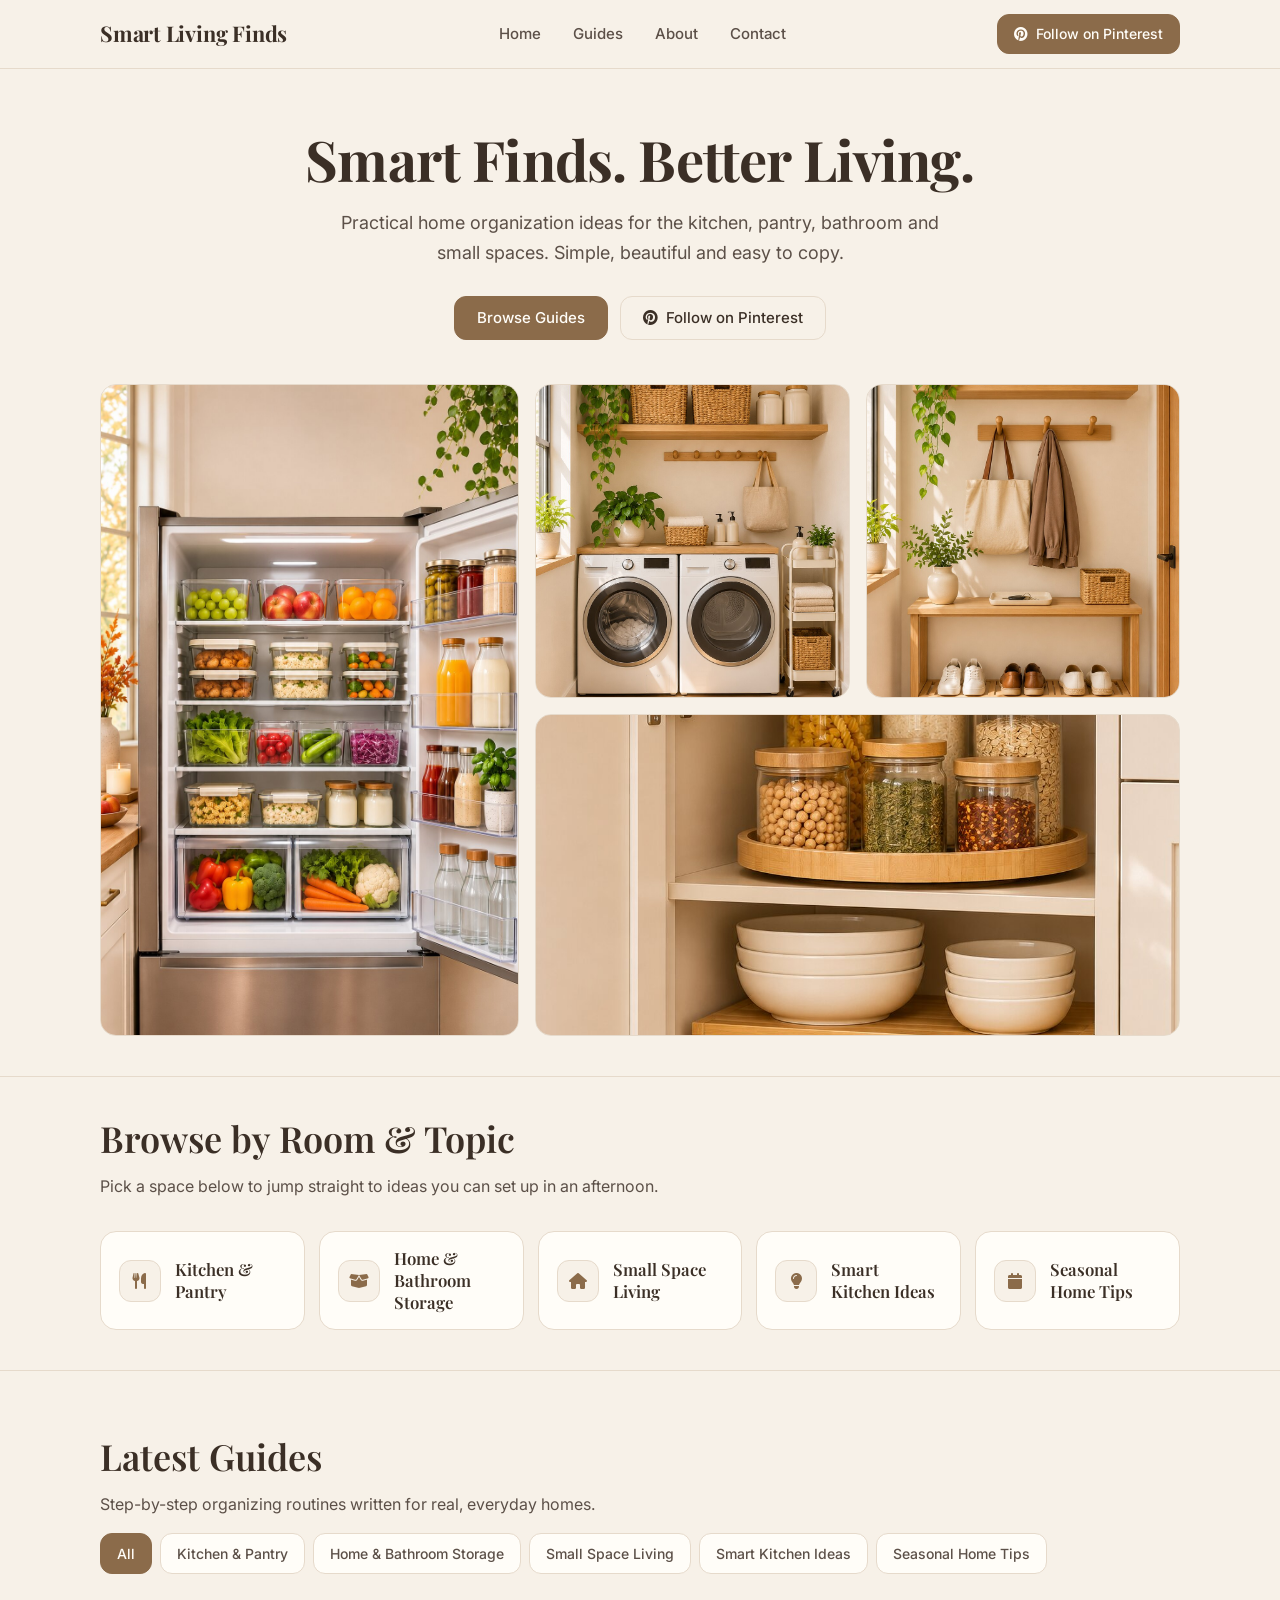
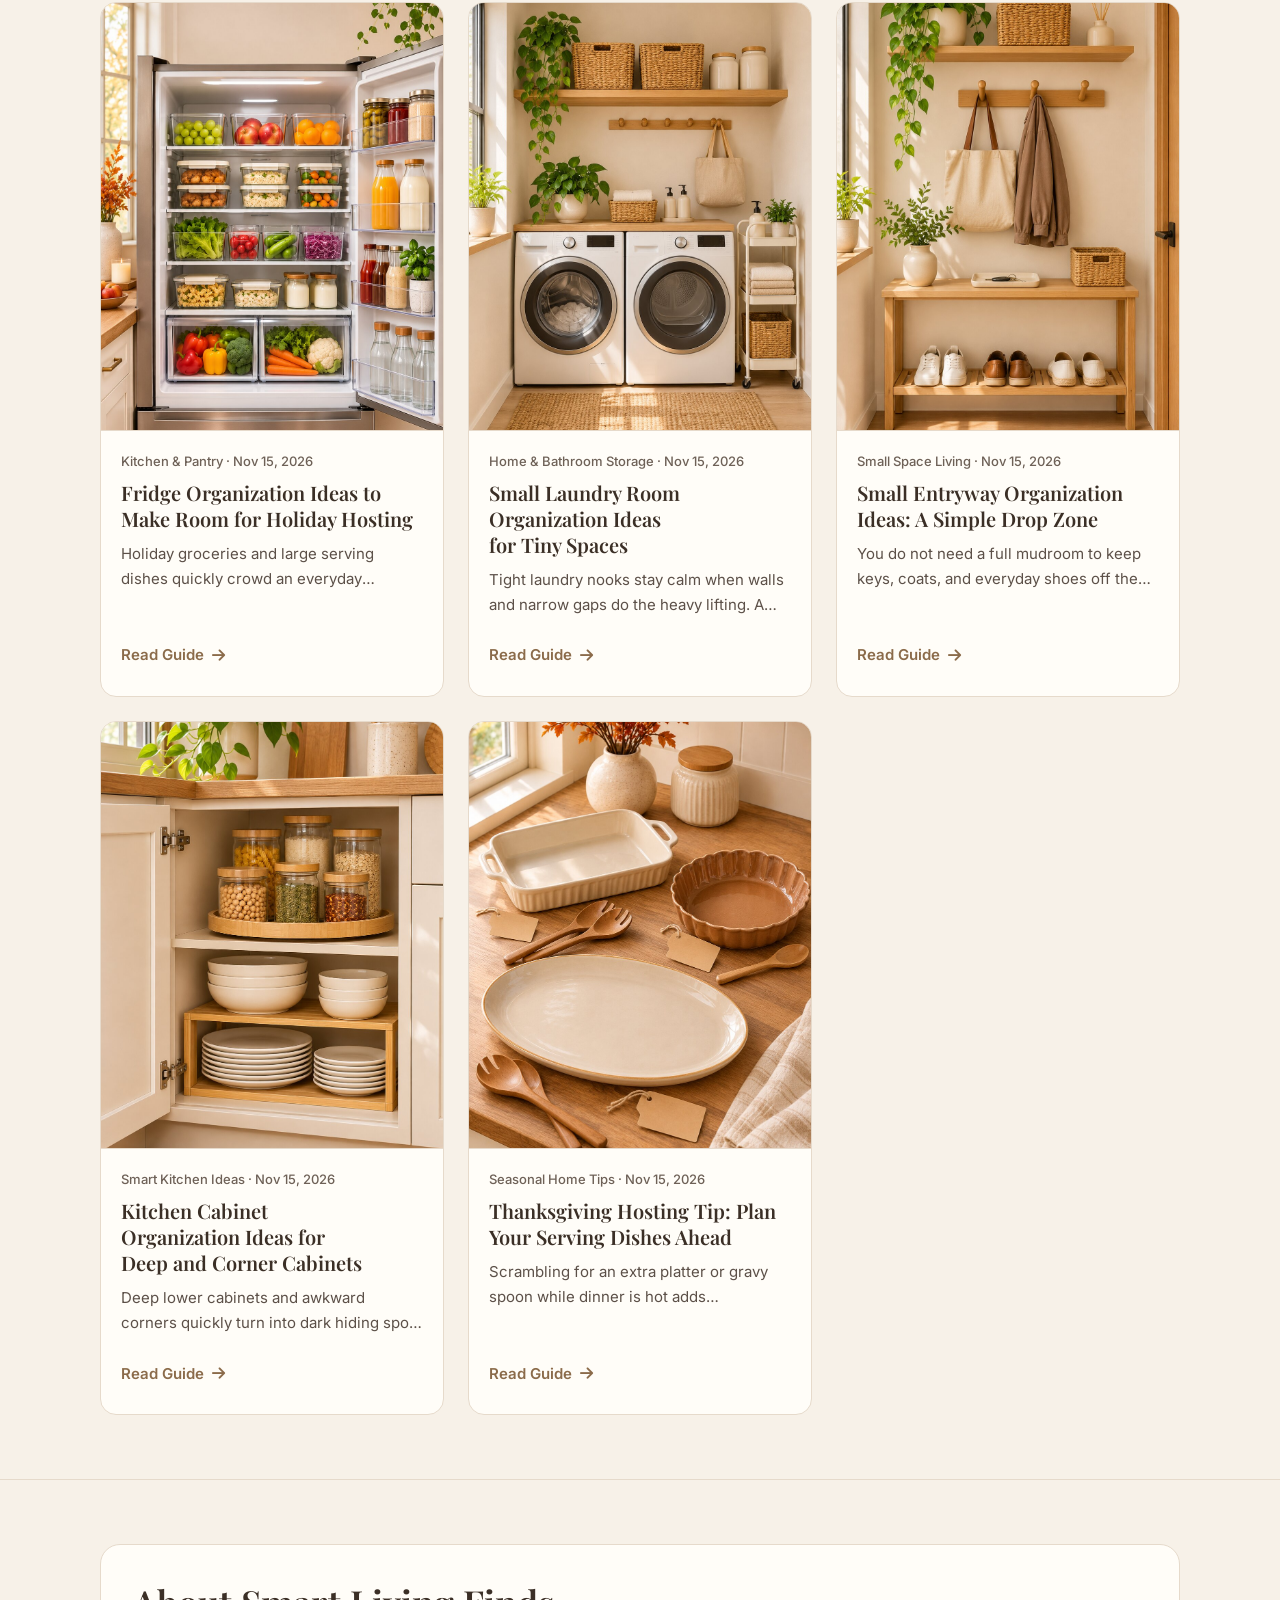
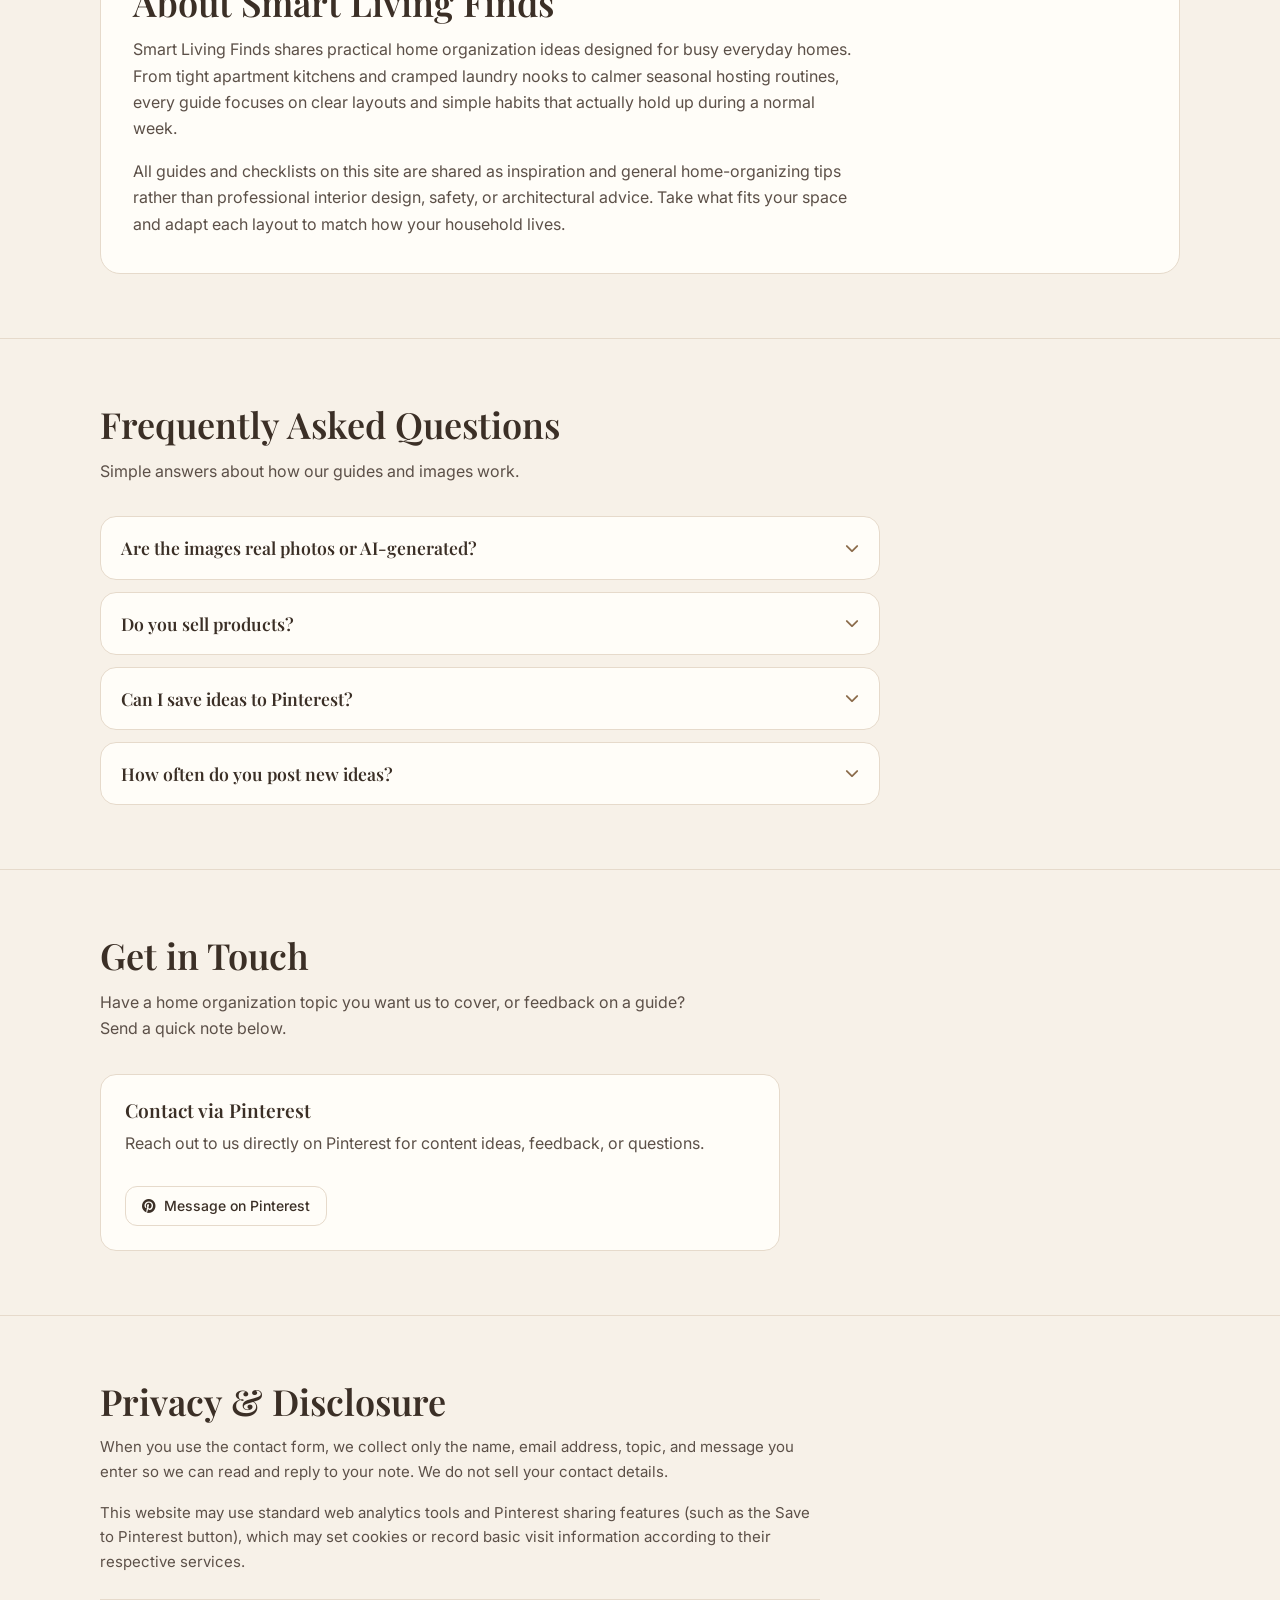
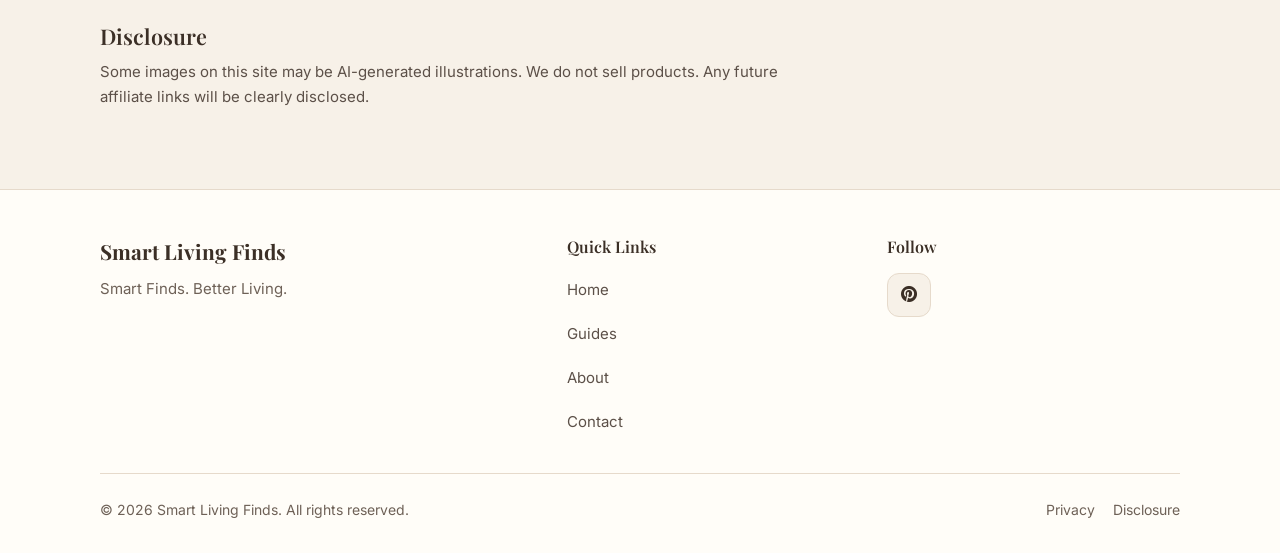
<file: index.html>
<!--
  =====================================================================
  HOW TO CUSTOMIZE index.html
  1. Paste your Pinterest website claim tag on the marked line inside <head>.
  2. Update your canonical URL if you publish on your own custom domain.
  3. All visible brand text, colors, links, and guides come from site-config.js.
  4. Edit site-config.js rather than changing HTML markup whenever possible.
  =====================================================================
-->
<!DOCTYPE html>
<html lang="en">
<head>
  <meta charset="UTF-8" />
  <meta name="viewport" content="width=device-width, initial-scale=1.0" />
  <title>Smart Living Finds — Practical Home Organization Ideas</title>
  <meta name="description" content="Practical home organization ideas for the kitchen, pantry, bathroom and small spaces. Simple, beautiful and easy to copy." />
  <meta property="og:title" content="Smart Living Finds — Smart Finds. Better Living." />
  <meta property="og:description" content="Practical home organization ideas for the kitchen, pantry, bathroom and small spaces. Simple, beautiful and easy to copy." />
  <meta property="og:type" content="website" />
  <meta property="og:site_name" content="Smart Living Finds" />
  <meta name="twitter:card" content="summary_large_image" />

  <!-- PASTE YOUR PINTEREST CLAIM META TAG HERE -->

  <!-- Google Fonts: Playfair Display for headings and Inter for body copy -->
  <link rel="preconnect" href="https://fonts.googleapis.com" />
  <link rel="preconnect" href="https://fonts.gstatic.com" crossorigin />
  <link href="https://fonts.googleapis.com/css2?family=Inter:wght@400;500;600&family=Playfair+Display:wght@500;600;700&display=swap" rel="stylesheet" />

  <!-- Font Awesome icons for category cards and social links -->
  <link rel="stylesheet" href="https://cdnjs.cloudflare.com/ajax/libs/font-awesome/6.5.1/css/all.min.css" crossorigin="anonymous" referrerpolicy="no-referrer" />

  <link rel="stylesheet" href="style.css" />
  <script src="site-config.js"></script>
</head>
<body>
  <!-- 1) NAVBAR -->
  <header class="site-header">
    <div class="container header-inner">
      <a href="#home" class="brand-link" id="header-brand">Smart Living Finds</a>

      <nav class="nav-desktop" aria-label="Primary navigation" id="nav-desktop"></nav>

      <div class="header-actions">
        <a href="https://www.pinterest.com/smartlivingfindsclub/" target="_blank" rel="noopener noreferrer" class="btn btn-primary btn-sm header-pinterest-desktop" id="header-pinterest-btn">
          <i class="fa-brands fa-pinterest" aria-hidden="true"></i>
          <span>Follow on Pinterest</span>
        </a>
        <button type="button" class="nav-toggle" id="nav-toggle" aria-expanded="false" aria-controls="nav-mobile" aria-label="Open menu">
          <i class="fa-solid fa-bars" aria-hidden="true"></i>
        </button>
      </div>
    </div>

    <nav class="nav-mobile" id="nav-mobile" aria-label="Mobile navigation"></nav>
  </header>

  <main>
    <!-- 2) HERO + 3) SHOWCASE GRID -->
    <section class="hero-section" id="home">
      <div class="container">
        <div class="hero-content">
          <h1 class="hero-title" id="hero-title">Smart Finds. Better Living.</h1>
          <p class="hero-subtitle" id="hero-subtitle">
            Practical home organization ideas for the kitchen, pantry, bathroom and small spaces. Simple, beautiful and easy to copy.
          </p>
          <div class="hero-buttons">
            <a href="#guides" class="btn btn-primary">Browse Guides</a>
            <a href="https://www.pinterest.com/smartlivingfindsclub/" target="_blank" rel="noopener noreferrer" class="btn btn-outline" id="hero-pinterest-btn">
              <i class="fa-brands fa-pinterest" aria-hidden="true"></i>
              <span>Follow on Pinterest</span>
            </a>
          </div>
        </div>

        <!-- 3) SHOWCASE GRID (4 tiles, images or placeholders only) -->
        <div class="showcase-grid" id="showcase-grid" aria-label="Featured home organization inspiration"></div>
      </div>
    </section>

    <!-- 4) CATEGORIES -->
    <section class="section-tight section-divider" aria-labelledby="categories-heading">
      <div class="container">
        <h2 class="section-heading" id="categories-heading">Browse by Room &amp; Topic</h2>
        <p class="section-lead">Pick a space below to jump straight to ideas you can set up in an afternoon.</p>
        <div class="categories-grid" id="categories-grid"></div>
      </div>
    </section>

    <!-- 5) GUIDES -->
    <section class="section section-divider" id="guides" aria-labelledby="guides-heading">
      <div class="container">
        <div class="guides-header">
          <div>
            <h2 class="section-heading" id="guides-heading">Latest Guides</h2>
            <p class="section-lead" style="margin-bottom: 0;">Step-by-step organizing routines written for real, everyday homes.</p>
          </div>
          <div class="filter-bar" id="filter-bar" role="group" aria-label="Filter guides by category"></div>
        </div>

        <div class="guides-grid" id="guides-grid"></div>

        <div class="load-more-wrap is-hidden" id="load-more-wrap">
          <button type="button" class="btn btn-outline" id="load-more-btn">Load More</button>
        </div>
      </div>
    </section>

    <!-- 6) FREE CHECKLISTS (shown only when SITE.checklists has items) -->
    <section class="section section-divider is-hidden" id="checklists-section" aria-labelledby="checklists-heading">
      <div class="container">
        <h2 class="section-heading" id="checklists-heading">Quick Checklists</h2>
        <p class="section-lead">Jump straight into our guides with built-in room reset lists.</p>
        <div class="checklists-grid" id="checklists-grid"></div>
      </div>
    </section>

    <!-- 7) ABOUT -->
    <section class="section section-divider" id="about" aria-labelledby="about-heading">
      <div class="container">
        <div class="editorial-card">
          <div class="about-prose">
            <h2 class="section-heading" id="about-heading">About Smart Living Finds</h2>
            <p>
              Smart Living Finds shares practical home organization ideas designed for busy everyday homes. From tight apartment kitchens and cramped laundry nooks to calmer seasonal hosting routines, every guide focuses on clear layouts and simple habits that actually hold up during a normal week.
            </p>
            <p>
              All guides and checklists on this site are shared as inspiration and general home-organizing tips rather than professional interior design, safety, or architectural advice. Take what fits your space and adapt each layout to match how your household lives.
            </p>
          </div>
        </div>
      </div>
    </section>

    <!-- 8) FAQ -->
    <section class="section section-divider" id="faq" aria-labelledby="faq-heading">
      <div class="container">
        <h2 class="section-heading" id="faq-heading">Frequently Asked Questions</h2>
        <p class="section-lead">Simple answers about how our guides and images work.</p>

        <div class="faq-list" id="faq-list">
          <div class="faq-item">
            <button type="button" class="faq-trigger" aria-expanded="false" aria-controls="faq-panel-1" id="faq-btn-1">
              <span>Are the images real photos or AI-generated?</span>
              <i class="fa-solid fa-chevron-down faq-icon" aria-hidden="true"></i>
            </button>
            <div class="faq-panel is-hidden" id="faq-panel-1" role="region" aria-labelledby="faq-btn-1">
              <p>Some images featured across our guides and Pinterest pins may be AI-generated visual illustrations created to demonstrate layout and storage concepts, rather than photographs of a single real home.</p>
            </div>
          </div>

          <div class="faq-item">
            <button type="button" class="faq-trigger" aria-expanded="false" aria-controls="faq-panel-2" id="faq-btn-2">
              <span>Do you sell products?</span>
              <i class="fa-solid fa-chevron-down faq-icon" aria-hidden="true"></i>
            </button>
            <div class="faq-panel is-hidden" id="faq-panel-2" role="region" aria-labelledby="faq-btn-2">
              <p>No. Smart Living Finds is an editorial resource and does not sell physical products, storage bins, or organizing services directly.</p>
            </div>
          </div>

          <div class="faq-item">
            <button type="button" class="faq-trigger" aria-expanded="false" aria-controls="faq-panel-3" id="faq-btn-3">
              <span>Can I save ideas to Pinterest?</span>
              <i class="fa-solid fa-chevron-down faq-icon" aria-hidden="true"></i>
            </button>
            <div class="faq-panel is-hidden" id="faq-panel-3" role="region" aria-labelledby="faq-btn-3">
              <p>Yes. Every guide page includes a Save to Pinterest button right under the main guide image so you can pin ideas directly to your boards for later.</p>
            </div>
          </div>

          <div class="faq-item">
            <button type="button" class="faq-trigger" aria-expanded="false" aria-controls="faq-panel-4" id="faq-btn-4">
              <span>How often do you post new ideas?</span>
              <i class="fa-solid fa-chevron-down faq-icon" aria-hidden="true"></i>
            </button>
            <div class="faq-panel is-hidden" id="faq-panel-4" role="region" aria-labelledby="faq-btn-4">
              <p>New guides are added regularly as seasonal routines, kitchen layouts, and small-space storage topics are researched and written. Follow us on Pinterest to catch new guides as they go live.</p>
            </div>
          </div>
        </div>
      </div>
    </section>

    <!-- 9) CONTACT -->
    <section class="section section-divider" id="contact" aria-labelledby="contact-heading">
      <div class="container">
        <div class="contact-wrap">
          <h2 class="section-heading" id="contact-heading">Get in Touch</h2>
          <p class="section-lead">Have a home organization topic you want us to cover, or feedback on a guide? Send a quick note below.</p>

          <form class="contact-form" id="contact-form">
            <div class="form-row">
              <div class="form-field">
                <label class="form-label" for="contact-name">Name</label>
                <input class="form-control" type="text" id="contact-name" name="name" required autocomplete="name" placeholder="Your name" />
              </div>
              <div class="form-field">
                <label class="form-label" for="contact-email">Email</label>
                <input class="form-control" type="email" id="contact-email" name="email" required autocomplete="email" placeholder="you@example.com" />
              </div>
            </div>

            <div class="form-field">
              <label class="form-label" for="contact-topic">What is this about?</label>
              <select class="form-control" id="contact-topic" name="topic" required>
                <option value="Content idea">Content idea</option>
                <option value="Collaboration">Collaboration</option>
                <option value="Feedback">Feedback</option>
                <option value="Other">Other</option>
              </select>
            </div>

            <div class="form-field">
              <label class="form-label" for="contact-message">Message</label>
              <textarea class="form-control" id="contact-message" name="message" required placeholder="Tell us what you are working on..."></textarea>
            </div>

            <div>
              <button type="submit" class="btn btn-primary" id="contact-submit-btn">Send Message</button>
            </div>
            <p class="form-feedback" id="contact-feedback" aria-live="polite"></p>
          </form>

          <div class="contact-fallback-note is-hidden" id="contact-fallback-note">
            <h3 style="font-size: 1.2rem; margin-bottom: 8px;">Contact via Pinterest</h3>
            <p id="contact-fallback-text">Reach out to us directly on Pinterest for content ideas, feedback, or questions.</p>
            <a href="#" target="_blank" rel="noopener noreferrer" class="btn btn-outline btn-sm is-hidden" id="contact-pinterest-link" style="margin-top: 14px;">
              <i class="fa-brands fa-pinterest" aria-hidden="true"></i>
              <span>Message on Pinterest</span>
            </a>
          </div>
        </div>
      </div>
    </section>

    <!-- 10) PRIVACY & DISCLOSURE -->
    <section class="section section-divider" id="privacy" aria-labelledby="privacy-heading">
      <div class="container">
        <div class="privacy-box">
          <h2 class="section-heading" id="privacy-heading">Privacy &amp; Disclosure</h2>
          <p>
            When you use the contact form, we collect only the name, email address, topic, and message you enter so we can read and reply to your note. We do not sell your contact details.
          </p>
          <p>
            This website may use standard web analytics tools and Pinterest sharing features (such as the Save to Pinterest button), which may set cookies or record basic visit information according to their respective services.
          </p>

          <div id="disclosure" style="padding-top: 24px; margin-top: 24px; border-top: 1px solid var(--border);">
            <h3 style="font-size: 1.35rem; margin-bottom: 10px;">Disclosure</h3>
            <p>
              Some images on this site may be AI-generated illustrations. We do not sell products. Any future affiliate links will be clearly disclosed.
            </p>
            <p class="is-hidden" id="affiliate-disclosure-line"></p>
          </div>
        </div>
      </div>
    </section>
  </main>

  <!-- 11) FOOTER -->
  <footer class="site-footer">
    <div class="container">
      <div class="footer-grid">
        <div>
          <div class="footer-brand" id="footer-brand">Smart Living Finds</div>
          <p class="footer-tagline" id="footer-tagline">Smart Finds. Better Living.</p>
        </div>

        <div>
          <div class="footer-heading">Quick Links</div>
          <ul class="footer-links" id="footer-quick-links"></ul>
        </div>

        <div id="footer-social-col">
          <div class="footer-heading">Follow</div>
          <div class="social-icons" id="footer-social-icons"></div>
        </div>
      </div>

      <div class="footer-bottom">
        <span id="footer-copyright"></span>
        <div class="footer-legal-links">
          <a href="#privacy">Privacy</a>
          <a href="#disclosure">Disclosure</a>
        </div>
      </div>
    </div>
  </footer>

  <!-- Contact form success modal -->
  <div class="modal-backdrop is-hidden" id="success-modal" role="dialog" aria-modal="true" aria-labelledby="success-modal-title">
    <div class="modal-card">
      <h3 id="success-modal-title">Thank you!</h3>
      <p>Your message has been sent.</p>
      <button type="button" class="btn btn-primary" id="success-modal-close">Close</button>
    </div>
  </div>

  <script>
    (function () {
      "use strict";

      if (typeof SITE === "undefined") {
        return;
      }

      function isPresent(value) {
        return typeof value === "string" && value.trim() !== "" && value.trim().toLowerCase() !== "none";
      }

      function applyTheme() {
        var root = document.documentElement;
        var t = SITE.theme || {};
        if (isPresent(t.background)) root.style.setProperty("--bg", t.background);
        if (isPresent(t.card)) root.style.setProperty("--card", t.card);
        if (isPresent(t.accent)) root.style.setProperty("--accent", t.accent);
        if (isPresent(t.accentHover)) root.style.setProperty("--accent-hover", t.accentHover);
        if (isPresent(t.heading)) root.style.setProperty("--heading", t.heading);
        if (isPresent(t.body)) root.style.setProperty("--body", t.body);
        if (isPresent(t.muted)) root.style.setProperty("--muted", t.muted);
        if (isPresent(t.border)) root.style.setProperty("--border", t.border);
      }

      function applyHeadMeta() {
        if (isPresent(SITE.tabTitle)) {
          document.title = SITE.tabTitle;
        }
        if (isPresent(SITE.favicon)) {
          var iconLink = document.createElement("link");
          iconLink.rel = "icon";
          iconLink.href = SITE.favicon;
          document.head.appendChild(iconLink);
        }
      }

      function createSafeImage(src, alt) {
        if (!isPresent(src)) {
          return createPlaceholder();
        }
        var img = document.createElement("img");
        img.src = src;
        img.alt = alt || SITE.brandName;
        img.loading = "lazy";
        img.decoding = "async";
        img.addEventListener("error", function () {
          var parent = img.parentElement;
          if (parent) {
            img.remove();
            parent.appendChild(createPlaceholder());
          }
        });
        return img;
      }

      function createPlaceholder() {
        var box = document.createElement("div");
        box.className = "img-placeholder";
        return box;
      }

      function formatDate(dateStr) {
        if (!isPresent(dateStr)) return "";
        var parsed = new Date(dateStr + "T00:00:00");
        if (isNaN(parsed.getTime())) return "";
        return parsed.toLocaleDateString("en-US", {
          month: "short",
          day: "numeric",
          year: "numeric"
        });
      }

      function makeGuideSlug(title) {
        return String(title || "guide")
          .toLowerCase()
          .replace(/[^a-z0-9]+/g, "-")
          .replace(/^-+|-+$/g, "");
      }

      function getGuideUrl(guide) {
        if (isPresent(guide.page)) {
          return guide.page;
        }
        return "guide-template.html?guide=" + encodeURIComponent(makeGuideSlug(guide.title));
      }

      function getPublishedGuidesSorted() {
        var list = (SITE.GUIDES || []).filter(function (guide) {
          return guide.published !== false;
        });
        return list.slice().sort(function (a, b) {
          var da = isPresent(a.date) ? Date.parse(a.date + "T00:00:00") : 0;
          var db = isPresent(b.date) ? Date.parse(b.date + "T00:00:00") : 0;
          if (isNaN(da)) da = 0;
          if (isNaN(db)) db = 0;
          return db - da;
        });
      }

      function getCategoryDisplayName(filterKey) {
        var categories = SITE.categories || [];
        for (var i = 0; i < categories.length; i++) {
          if (categories[i].filterKey === filterKey || categories[i].name === filterKey) {
            return categories[i].name;
          }
        }
        return filterKey;
      }

      function renderHeaderAndNav() {
        var brandEl = document.getElementById("header-brand");
        if (isPresent(SITE.logo)) {
          brandEl.innerHTML = "";
          var logoImg = document.createElement("img");
          logoImg.src = SITE.logo;
          logoImg.alt = SITE.brandName;
          logoImg.className = "brand-logo-img";
          brandEl.appendChild(logoImg);
        } else {
          brandEl.textContent = SITE.brandName;
        }

        var desktopNav = document.getElementById("nav-desktop");
        var mobileNav = document.getElementById("nav-mobile");
        var navItems = SITE.nav || [];

        navItems.forEach(function (item) {
          var aDesktop = document.createElement("a");
          aDesktop.href = "#" + item.target;
          aDesktop.className = "nav-link";
          aDesktop.textContent = item.label;
          desktopNav.appendChild(aDesktop);

          var aMobile = document.createElement("a");
          aMobile.href = "#" + item.target;
          aMobile.className = "nav-link";
          aMobile.textContent = item.label;
          aMobile.addEventListener("click", closeMobileMenu);
          mobileNav.appendChild(aMobile);
        });

        var pinterestUrl = SITE.social && SITE.social.pinterest;
        var headerPinBtn = document.getElementById("header-pinterest-btn");
        var heroPinBtn = document.getElementById("hero-pinterest-btn");

        if (isPresent(pinterestUrl)) {
          headerPinBtn.href = pinterestUrl;
          heroPinBtn.href = pinterestUrl;

          var mobilePinBtn = document.createElement("a");
          mobilePinBtn.href = pinterestUrl;
          mobilePinBtn.target = "_blank";
          mobilePinBtn.rel = "noopener noreferrer";
          mobilePinBtn.className = "btn btn-primary btn-sm";
          mobilePinBtn.innerHTML = '<i class="fa-brands fa-pinterest" aria-hidden="true"></i><span>Follow on Pinterest</span>';
          mobilePinBtn.addEventListener("click", closeMobileMenu);
          mobileNav.appendChild(mobilePinBtn);
        } else {
          headerPinBtn.classList.add("is-hidden");
          heroPinBtn.classList.add("is-hidden");
        }

        var toggleBtn = document.getElementById("nav-toggle");
        toggleBtn.addEventListener("click", function () {
          var isOpen = mobileNav.classList.toggle("is-open");
          toggleBtn.setAttribute("aria-expanded", String(isOpen));
          toggleBtn.setAttribute("aria-label", isOpen ? "Close menu" : "Open menu");
        });
      }

      function closeMobileMenu() {
        var mobileNav = document.getElementById("nav-mobile");
        var toggleBtn = document.getElementById("nav-toggle");
        mobileNav.classList.remove("is-open");
        toggleBtn.setAttribute("aria-expanded", "false");
        toggleBtn.setAttribute("aria-label", "Open menu");
      }

      function renderHero() {
        document.getElementById("hero-title").textContent = SITE.tagline || "Smart Finds. Better Living.";
        if (isPresent(SITE.heroSubtitle)) {
          document.getElementById("hero-subtitle").textContent = SITE.heroSubtitle;
        }
      }

      function renderShowcase() {
        var grid = document.getElementById("showcase-grid");
        var guidesWithImages = getPublishedGuidesSorted().filter(function (guide) {
          return isPresent(guide.image);
        }).slice(0, 4);

        for (var idx = 0; idx < 4; idx++) {
          var guide = guidesWithImages[idx];
          var frame = document.createElement("div");
          frame.className = "showcase-tile showcase-tile-" + (idx + 1);
          if (guide && isPresent(guide.image)) {
            frame.appendChild(createSafeImage(guide.image, guide.imageAlt || guide.title, ""));
          } else {
            var placeholder = document.createElement("div");
            placeholder.className = "img-placeholder";
            placeholder.setAttribute("role", "img");
            placeholder.setAttribute("aria-label", "Home organization inspiration");
            frame.appendChild(placeholder);
          }
          grid.appendChild(frame);
        }
      }

      var activeFilter = "All";
      var visibleCount = 6;

      function setFilterAndRender(filterKey, scrollToGuides) {
        activeFilter = filterKey;
        visibleCount = 6;
        updateFilterStates();
        renderGuides();
        if (scrollToGuides) {
          var guidesSection = document.getElementById("guides");
          if (guidesSection) {
            guidesSection.scrollIntoView({ behavior: "smooth" });
          }
        }
      }

      function updateFilterStates() {
        var catCards = document.querySelectorAll(".category-card");
        catCards.forEach(function (card) {
          var key = card.getAttribute("data-filter");
          card.classList.toggle("is-active", key === activeFilter);
        });

        var filterBtns = document.querySelectorAll(".filter-btn");
        filterBtns.forEach(function (btn) {
          var key = btn.getAttribute("data-filter");
          btn.classList.toggle("is-active", key === activeFilter);
          btn.setAttribute("aria-pressed", String(key === activeFilter));
        });
      }

      function renderCategoriesAndFilters() {
        var catGrid = document.getElementById("categories-grid");
        var filterBar = document.getElementById("filter-bar");
        var categories = SITE.categories || [];

        var allBtn = document.createElement("button");
        allBtn.type = "button";
        allBtn.className = "filter-btn is-active";
        allBtn.setAttribute("data-filter", "All");
        allBtn.setAttribute("aria-pressed", "true");
        allBtn.textContent = "All";
        allBtn.addEventListener("click", function () {
          setFilterAndRender("All", false);
        });
        filterBar.appendChild(allBtn);

        categories.forEach(function (cat) {
          var card = document.createElement("button");
          card.type = "button";
          card.className = "category-card";
          card.setAttribute("data-filter", cat.filterKey);
          card.innerHTML =
            '<span class="category-icon"><i class="' + cat.icon + '" aria-hidden="true"></i></span>' +
            '<span class="category-name"></span>';
          card.querySelector(".category-name").textContent = cat.name;
          card.addEventListener("click", function () {
            setFilterAndRender(cat.filterKey, true);
          });
          catGrid.appendChild(card);

          var fBtn = document.createElement("button");
          fBtn.type = "button";
          fBtn.className = "filter-btn";
          fBtn.setAttribute("data-filter", cat.filterKey);
          fBtn.setAttribute("aria-pressed", "false");
          fBtn.textContent = cat.name;
          fBtn.addEventListener("click", function () {
            setFilterAndRender(cat.filterKey, false);
          });
          filterBar.appendChild(fBtn);
        });
      }

      function renderGuides() {
        var grid = document.getElementById("guides-grid");
        var loadMoreWrap = document.getElementById("load-more-wrap");
        grid.innerHTML = "";

        var allGuides = getPublishedGuidesSorted();
        var filtered = allGuides.filter(function (guide) {
          if (activeFilter === "All") return true;
          return guide.category === activeFilter || getCategoryDisplayName(guide.category) === getCategoryDisplayName(activeFilter);
        });

        if (filtered.length === 0) {
          var emptyBox = document.createElement("div");
          emptyBox.className = "guides-empty";
          emptyBox.textContent = "No guides in this category yet. Check back soon or browse All guides.";
          grid.appendChild(emptyBox);
          loadMoreWrap.classList.add("is-hidden");
          return;
        }

        var toShow = filtered.slice(0, visibleCount);
        toShow.forEach(function (guide) {
          var guideUrl = getGuideUrl(guide);
          var card = document.createElement("article");
          card.className = "guide-card";

          var mediaLink = document.createElement("a");
          mediaLink.href = guideUrl;
          mediaLink.className = "guide-card-media";
          mediaLink.setAttribute("aria-label", guide.title);
          mediaLink.appendChild(createSafeImage(guide.image, guide.imageAlt || guide.title, getCategoryDisplayName(guide.category)));

          var body = document.createElement("div");
          body.className = "guide-card-body";

          var meta = document.createElement("div");
          meta.className = "guide-meta";
          var formattedDate = formatDate(guide.date);
          meta.textContent = formattedDate
            ? getCategoryDisplayName(guide.category) + " · " + formattedDate
            : getCategoryDisplayName(guide.category);

          var h3 = document.createElement("h3");
          h3.className = "guide-card-title";
          var titleLink = document.createElement("a");
          titleLink.href = guideUrl;
          titleLink.textContent = guide.title;
          h3.appendChild(titleLink);

          var excerpt = document.createElement("p");
          excerpt.className = "guide-card-excerpt";
          excerpt.textContent = guide.shortText;

          var readLink = document.createElement("a");
          readLink.href = guideUrl;
          readLink.className = "guide-card-link";
          readLink.innerHTML = '<span>Read Guide</span> <i class="fa-solid fa-arrow-right" aria-hidden="true"></i>';

          body.appendChild(meta);
          body.appendChild(h3);
          body.appendChild(excerpt);
          body.appendChild(readLink);

          card.appendChild(mediaLink);
          card.appendChild(body);
          grid.appendChild(card);
        });

        if (filtered.length > visibleCount) {
          loadMoreWrap.classList.remove("is-hidden");
        } else {
          loadMoreWrap.classList.add("is-hidden");
        }
      }

      function setupLoadMore() {
        var btn = document.getElementById("load-more-btn");
        btn.addEventListener("click", function () {
          visibleCount += 6;
          renderGuides();
        });
      }

      function renderChecklists() {
        var list = SITE.checklists || [];
        if (list.length === 0) return;

        var section = document.getElementById("checklists-section");
        var grid = document.getElementById("checklists-grid");
        section.classList.remove("is-hidden");

        list.forEach(function (item) {
          var card = document.createElement("a");
          card.href = item.page || "#guides";
          card.className = "checklist-link-card";
          var title = document.createElement("h3");
          title.style.fontSize = "1.15rem";
          title.style.marginBottom = "4px";
          title.textContent = item.title;
          var desc = document.createElement("p");
          desc.style.fontSize = "0.9375rem";
          desc.textContent = item.shortText || "View checklist inside the guide.";
          card.appendChild(title);
          card.appendChild(desc);
          grid.appendChild(card);
        });
      }

      function setupFaqAccordion() {
        var triggers = document.querySelectorAll(".faq-trigger");
        triggers.forEach(function (trigger) {
          trigger.addEventListener("click", function () {
            var isExpanded = trigger.getAttribute("aria-expanded") === "true";

            triggers.forEach(function (other) {
              other.setAttribute("aria-expanded", "false");
              var otherPanel = document.getElementById(other.getAttribute("aria-controls"));
              if (otherPanel) otherPanel.classList.add("is-hidden");
            });

            if (!isExpanded) {
              trigger.setAttribute("aria-expanded", "true");
              var panel = document.getElementById(trigger.getAttribute("aria-controls"));
              if (panel) panel.classList.remove("is-hidden");
            }
          });
        });
      }

      function setupContact() {
        var form = document.getElementById("contact-form");
        var fallback = document.getElementById("contact-fallback-note");
        var fallbackPin = document.getElementById("contact-pinterest-link");
        var feedback = document.getElementById("contact-feedback");
        var submitBtn = document.getElementById("contact-submit-btn");
        var modal = document.getElementById("success-modal");
        var modalClose = document.getElementById("success-modal-close");

        var hasFormLink = isPresent(SITE.formLink);
        var hasEmail = SITE.social && isPresent(SITE.social.email);
        var hasPinterest = SITE.social && isPresent(SITE.social.pinterest);

        if (!hasFormLink && !hasEmail) {
          form.classList.add("is-hidden");
          fallback.classList.remove("is-hidden");
          if (hasPinterest) {
            fallbackPin.href = SITE.social.pinterest;
            fallbackPin.classList.remove("is-hidden");
          }
          return;
        }

        function openSuccessModal() {
          modal.classList.remove("is-hidden");
          modalClose.focus();
        }

        modalClose.addEventListener("click", function () {
          modal.classList.add("is-hidden");
        });

        modal.addEventListener("click", function (event) {
          if (event.target === modal) {
            modal.classList.add("is-hidden");
          }
        });

        var isSubmitting = false;

        form.addEventListener("submit", function (event) {
          event.preventDefault();
          if (isSubmitting) return;

          var nameVal = document.getElementById("contact-name").value.trim();
          var emailVal = document.getElementById("contact-email").value.trim();
          var topicVal = document.getElementById("contact-topic").value;
          var messageVal = document.getElementById("contact-message").value.trim();

          if (!nameVal || !emailVal || !messageVal) {
            feedback.textContent = "Please fill in your name, email, and message.";
            return;
          }

          if (!hasFormLink && hasEmail) {
            var mailSubject = encodeURIComponent("[" + SITE.brandName + "] " + topicVal + " from " + nameVal);
            var mailBody = encodeURIComponent("Name: " + nameVal + "\nEmail: " + emailVal + "\nTopic: " + topicVal + "\n\n" + messageVal);
            window.location.href = "mailto:" + SITE.social.email + "?subject=" + mailSubject + "&body=" + mailBody;
            return;
          }

          isSubmitting = true;
          submitBtn.disabled = true;
          submitBtn.textContent = "Sending...";
          feedback.textContent = "";

          fetch(SITE.formLink, {
            method: "POST",
            headers: {
              "Content-Type": "application/json",
              "Accept": "application/json"
            },
            body: JSON.stringify({
              name: nameVal,
              email: emailVal,
              topic: topicVal,
              message: messageVal
            })
          })
            .then(function (response) {
              if (!response.ok) {
                throw new Error("Request failed");
              }
              form.reset();
              openSuccessModal();
            })
            .catch(function () {
              feedback.textContent = "Could not send right now. Please try again in a moment.";
            })
            .finally(function () {
              isSubmitting = false;
              submitBtn.disabled = false;
              submitBtn.textContent = "Send Message";
            });
        });
      }

      function renderPrivacyAndFooter() {
        var disclosureEl = document.getElementById("affiliate-disclosure-line");
        if (isPresent(SITE.affiliateDisclosure)) {
          disclosureEl.textContent = SITE.affiliateDisclosure;
          disclosureEl.classList.remove("is-hidden");
        }

        document.getElementById("footer-brand").textContent = SITE.brandName;
        document.getElementById("footer-tagline").textContent = SITE.tagline;

        var quickLinks = document.getElementById("footer-quick-links");
        (SITE.nav || []).forEach(function (item) {
          var li = document.createElement("li");
          var a = document.createElement("a");
          a.href = "#" + item.target;
          a.textContent = item.label;
          li.appendChild(a);
          quickLinks.appendChild(li);
        });

        var socialWrap = document.getElementById("footer-social-icons");
        var socialCol = document.getElementById("footer-social-col");
        var socialConfig = [
          { key: "pinterest", label: "Pinterest", icon: "fa-brands fa-pinterest" },
          { key: "instagram", label: "Instagram", icon: "fa-brands fa-instagram" },
          { key: "youtube", label: "YouTube", icon: "fa-brands fa-youtube" },
          { key: "email", label: "Email", icon: "fa-regular fa-envelope", isEmail: true }
        ];

        var addedSocial = 0;
        socialConfig.forEach(function (item) {
          var val = SITE.social && SITE.social[item.key];
          if (!isPresent(val)) return;
          var a = document.createElement("a");
          a.href = item.isEmail ? "mailto:" + val : val;
          if (!item.isEmail) {
            a.target = "_blank";
            a.rel = "noopener noreferrer";
          }
          a.className = "social-icon-link";
          a.setAttribute("aria-label", item.label);
          a.innerHTML = '<i class="' + item.icon + '" aria-hidden="true"></i>';
          socialWrap.appendChild(a);
          addedSocial++;
        });

        if (addedSocial === 0) {
          socialCol.classList.add("is-hidden");
        }

        var year = new Date().getFullYear();
        document.getElementById("footer-copyright").textContent =
          "© " + year + " " + SITE.brandName + ". All rights reserved.";
      }

      applyTheme();
      applyHeadMeta();
      renderHeaderAndNav();
      renderHero();
      renderShowcase();
      renderCategoriesAndFilters();
      renderGuides();
      setupLoadMore();
      renderChecklists();
      setupFaqAccordion();
      setupContact();
      renderPrivacyAndFooter();
    })();
  </script>
</body>
</html>
</file>
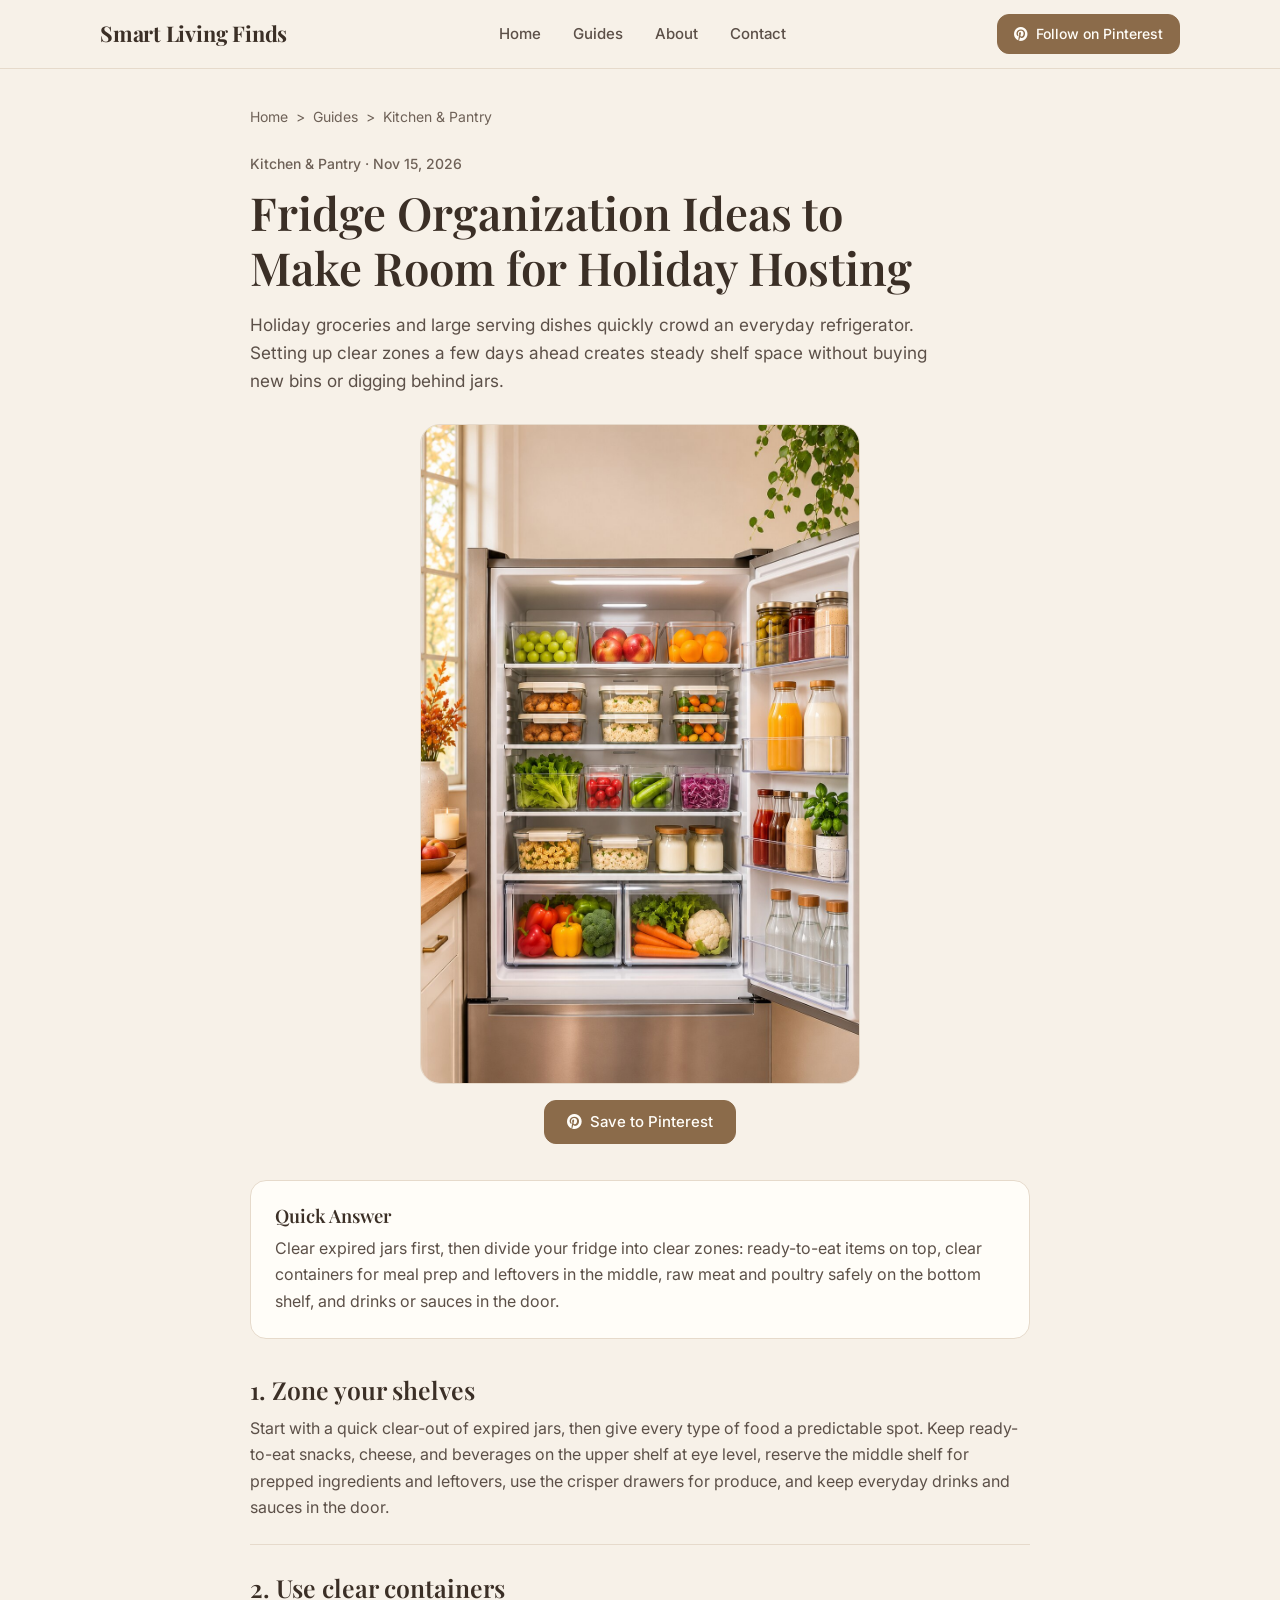
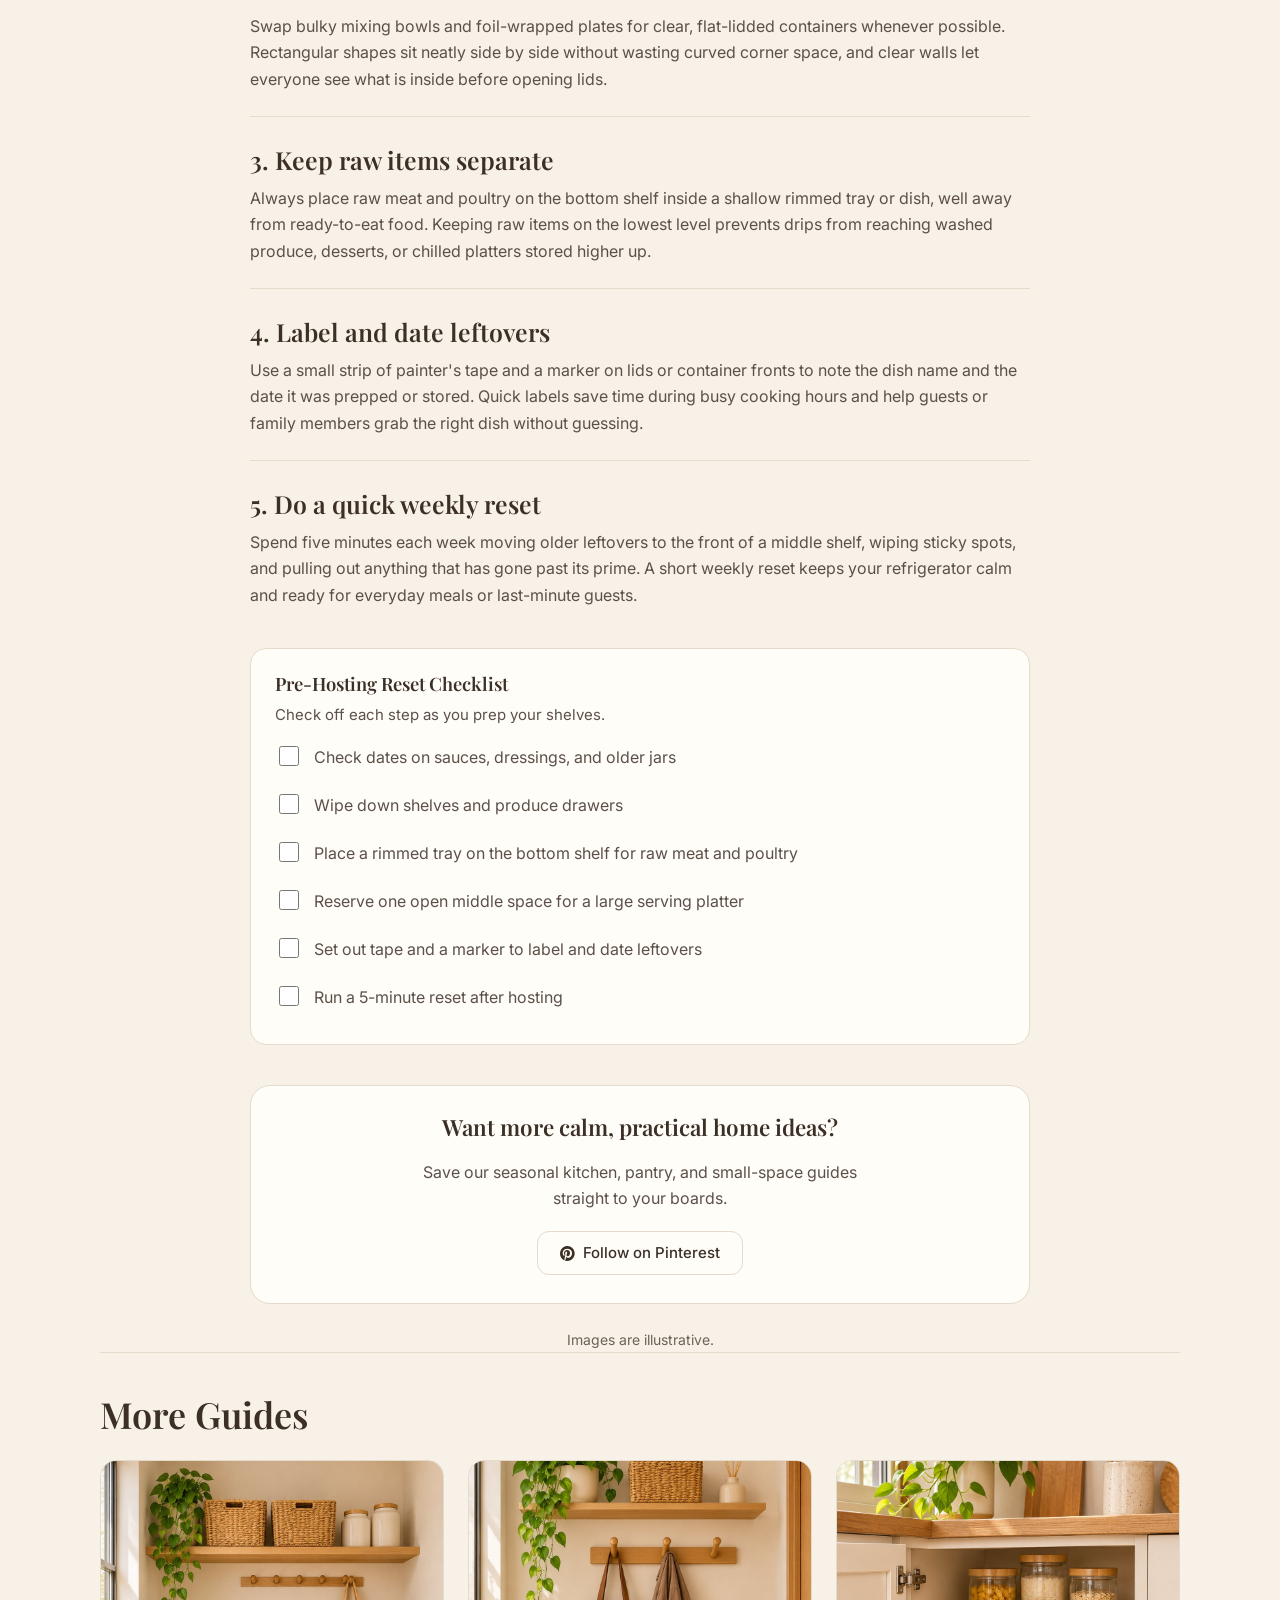
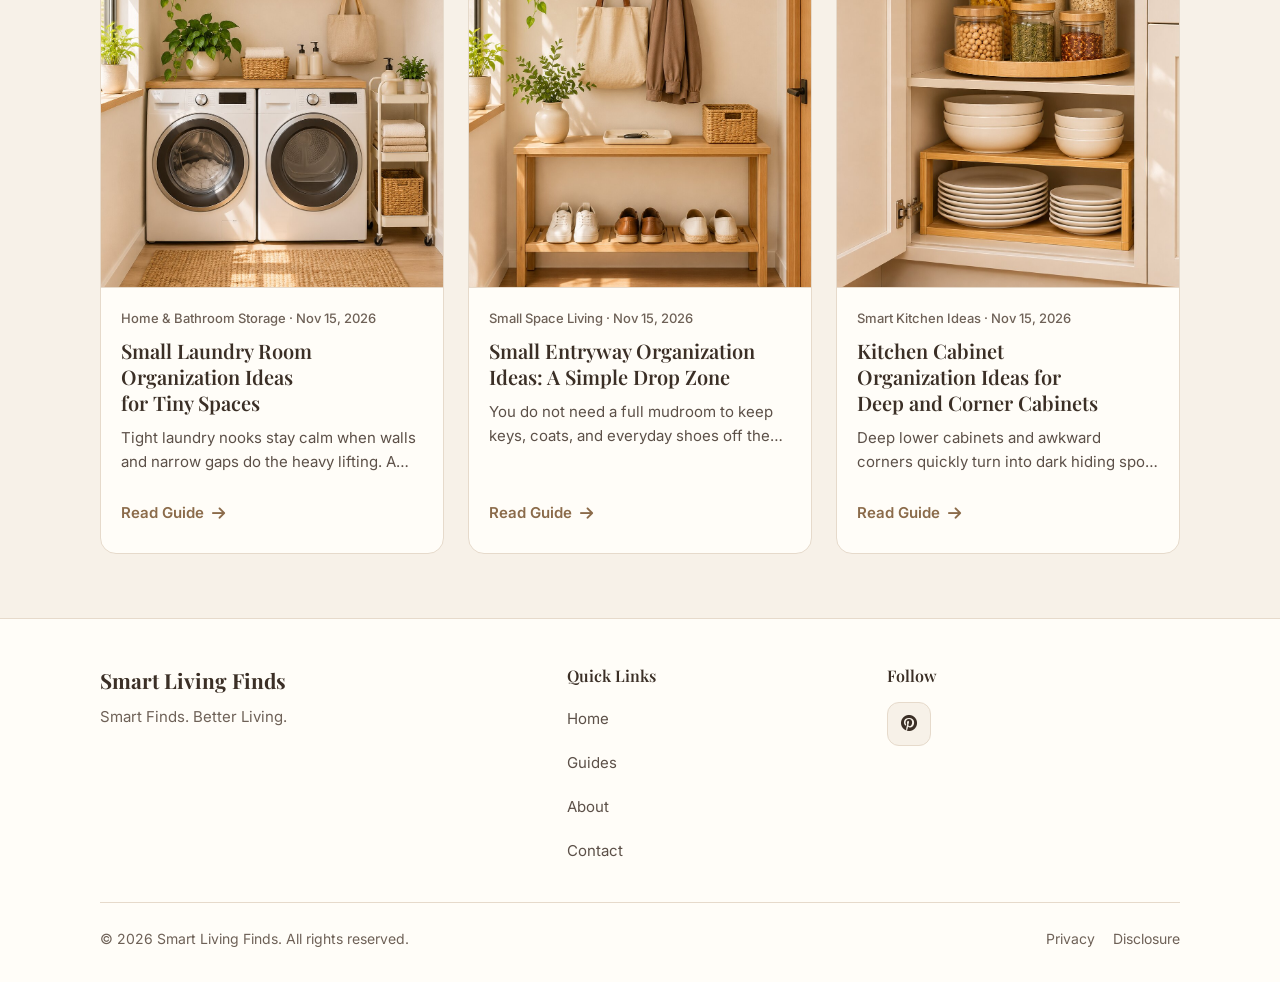
<file: fridge-organization-ideas.html>
<!--
  =====================================================================
  HOW TO CUSTOMIZE fridge-organization-ideas.html
  1. Paste your Pinterest website claim tag on the marked line inside <head>.
  2. Replace YOUR-DOMAIN and the og:image placeholder path once your domain and image are ready.
  3. Edit the Fridge guide's title, date, image, and tips inside site-config.js (GUIDES[0]).
  4. All shared brand text, colors, and navigation links come from site-config.js.
  =====================================================================
-->
<!DOCTYPE html>
<html lang="en">
<head>
  <meta charset="UTF-8" />
  <meta name="viewport" content="width=device-width, initial-scale=1.0" />

  <!-- EDIT THESE STATIC META TAGS WHEN YOU ADD YOUR DOMAIN OR IMAGE -->
  <title>Fridge Organization Ideas to Make Room for Holiday Hosting | Smart Living Finds</title>
  <meta name="description" content="Practical fridge organization ideas to clear shelf space, sort ready-to-eat and raw foods safely, and make room before holiday hosting." />
  <link rel="canonical" href="https://YOUR-DOMAIN/fridge-organization-ideas.html" />

  <!-- Open Graph & Pinterest Article Rich Pin Tags -->
  <meta property="og:title" content="Fridge Organization Ideas to Make Room for Holiday Hosting" />
  <meta property="og:description" content="Practical fridge organization ideas to clear shelf space, sort ready-to-eat and raw foods safely, and make room before holiday hosting." />
  <meta property="og:type" content="article" />
  <meta property="og:site_name" content="Smart Living Finds" />
  <meta property="og:url" content="https://YOUR-DOMAIN/fridge-organization-ideas.html" />
  <meta property="og:image" content="https://YOUR-DOMAIN/images/fridge-organization-pin.jpg" />
  <meta property="article:published_time" content="2026-11-15T08:00:00Z" />
  <meta name="twitter:card" content="summary_large_image" />

  <!-- PASTE YOUR PINTEREST CLAIM META TAG HERE -->

  <!-- Article Structured Data for Search & Rich Pins -->
  <script type="application/ld+json">
  {
    "@context": "https://schema.org",
    "@type": "Article",
    "headline": "Fridge Organization Ideas to Make Room for Holiday Hosting",
    "image": "https://YOUR-DOMAIN/images/fridge-organization-pin.jpg",
    "author": {
      "@type": "Organization",
      "name": "Smart Living Finds"
    },
    "publisher": {
      "@type": "Organization",
      "name": "Smart Living Finds"
    },
    "datePublished": "2026-11-15"
  }
  </script>

  <!-- Google Fonts: Playfair Display for headings and Inter for body copy -->
  <link rel="preconnect" href="https://fonts.googleapis.com" />
  <link rel="preconnect" href="https://fonts.gstatic.com" crossorigin />
  <link href="https://fonts.googleapis.com/css2?family=Inter:wght@400;500;600&family=Playfair+Display:wght@500;600;700&display=swap" rel="stylesheet" />

  <!-- Font Awesome icons -->
  <link rel="stylesheet" href="https://cdnjs.cloudflare.com/ajax/libs/font-awesome/6.5.1/css/all.min.css" crossorigin="anonymous" referrerpolicy="no-referrer" />

  <link rel="stylesheet" href="style.css" />
  <script src="site-config.js"></script>
</head>
<body>
  <!-- SHARED NAVBAR -->
  <header class="site-header">
    <div class="container header-inner">
      <a href="index.html#home" class="brand-link" id="header-brand">Smart Living Finds</a>

      <nav class="nav-desktop" aria-label="Primary navigation" id="nav-desktop"></nav>

      <div class="header-actions">
        <a href="https://www.pinterest.com/smartlivingfindsclub/" target="_blank" rel="noopener noreferrer" class="btn btn-primary btn-sm header-pinterest-desktop" id="header-pinterest-btn">
          <i class="fa-brands fa-pinterest" aria-hidden="true"></i>
          <span>Follow on Pinterest</span>
        </a>
        <button type="button" class="nav-toggle" id="nav-toggle" aria-expanded="false" aria-controls="nav-mobile" aria-label="Open menu">
          <i class="fa-solid fa-bars" aria-hidden="true"></i>
        </button>
      </div>
    </div>

    <nav class="nav-mobile" id="nav-mobile" aria-label="Mobile navigation"></nav>
  </header>

  <main class="guide-main">
    <div class="container">
      <article class="guide-article">
        <!-- BREADCRUMB -->
        <nav class="breadcrumb" aria-label="Breadcrumb">
          <a href="index.html#home">Home</a>
          <span aria-hidden="true">&gt;</span>
          <a href="index.html#guides">Guides</a>
          <span aria-hidden="true">&gt;</span>
          <span id="breadcrumb-category">Kitchen &amp; Pantry</span>
        </nav>

        <!-- GUIDE HEADER -->
        <header class="guide-header">
          <div class="guide-header-meta" id="guide-meta"></div>
          <h1 class="guide-title" id="guide-title"></h1>
          <p class="guide-intro" id="guide-intro"></p>
        </header>

        <!-- 2:3 HERO IMAGE & SAVE TO PINTEREST -->
        <div class="guide-hero-block">
          <div class="guide-hero-frame" id="guide-hero-frame"></div>
          <div class="save-pin-wrap">
            <a href="#" target="_blank" rel="noopener noreferrer" class="btn btn-primary" id="save-pinterest-btn">
              <i class="fa-brands fa-pinterest" aria-hidden="true"></i>
              <span>Save to Pinterest</span>
            </a>
          </div>
        </div>

        <!-- QUICK ANSWER BOX -->
        <section class="quick-answer-box is-hidden" id="quick-answer-box" aria-labelledby="quick-answer-heading">
          <h2 class="quick-answer-label" id="quick-answer-heading">Quick Answer</h2>
          <p id="guide-quick-answer"></p>
        </section>

        <!-- NUMBERED TIPS -->
        <section class="tips-list" id="guide-tips" aria-label="Organizing tips"></section>

        <!-- OPTIONAL CHECKLIST -->
        <section class="guide-checklist-box is-hidden" id="guide-checklist-box" aria-labelledby="guide-checklist-heading">
          <h2 class="quick-answer-label" id="guide-checklist-heading">Pre-Hosting Reset Checklist</h2>
          <p style="font-size: 0.9375rem;">Check off each step as you prep your shelves.</p>
          <ul class="checklist-items" id="guide-checklist-items"></ul>
        </section>

        <!-- FOLLOW ON PINTEREST CTA -->
        <section class="guide-cta-box" id="guide-follow-cta">
          <h2 style="font-size: 1.4rem; margin-bottom: 4px;">Want more calm, practical home ideas?</h2>
          <p style="max-width: 48ch; margin-bottom: 6px;">Save our seasonal kitchen, pantry, and small-space guides straight to your boards.</p>
          <a href="https://www.pinterest.com/smartlivingfindsclub/" target="_blank" rel="noopener noreferrer" class="btn btn-outline" id="guide-follow-btn">
            <i class="fa-brands fa-pinterest" aria-hidden="true"></i>
            <span>Follow on Pinterest</span>
          </a>
        </section>

        <p class="guide-illustrative-note">Images are illustrative.</p>
      </article>

      <!-- MORE GUIDES -->
      <section class="more-guides-section" id="more-guides-section" aria-labelledby="more-guides-heading">
        <h2 class="section-heading" id="more-guides-heading" style="margin-bottom: 24px;">More Guides</h2>
        <div class="guides-grid" id="more-guides-grid"></div>
      </section>
    </div>
  </main>

  <!-- SHARED FOOTER -->
  <footer class="site-footer">
    <div class="container">
      <div class="footer-grid">
        <div>
          <div class="footer-brand" id="footer-brand">Smart Living Finds</div>
          <p class="footer-tagline" id="footer-tagline">Smart Finds. Better Living.</p>
        </div>

        <div>
          <div class="footer-heading">Quick Links</div>
          <ul class="footer-links" id="footer-quick-links"></ul>
        </div>

        <div id="footer-social-col">
          <div class="footer-heading">Follow</div>
          <div class="social-icons" id="footer-social-icons"></div>
        </div>
      </div>

      <div class="footer-bottom">
        <span id="footer-copyright"></span>
        <div class="footer-legal-links">
          <a href="index.html#privacy">Privacy</a>
          <a href="index.html#disclosure">Disclosure</a>
        </div>
      </div>
    </div>
  </footer>

  <script>
    (function () {
      "use strict";

      if (typeof SITE === "undefined") {
        return;
      }

      function isPresent(value) {
        return typeof value === "string" && value.trim() !== "" && value.trim().toLowerCase() !== "none";
      }

      function makeGuideSlug(title) {
        return String(title || "guide")
          .toLowerCase()
          .replace(/[^a-z0-9]+/g, "-")
          .replace(/^-+|-+$/g, "");
      }

      function getGuideUrl(guide) {
        if (isPresent(guide.page)) {
          return guide.page;
        }
        return "guide-template.html?guide=" + encodeURIComponent(makeGuideSlug(guide.title));
      }

      function findCurrentGuide() {
        var guides = SITE.GUIDES || [];
        var currentFile = window.location.pathname.split("/").pop();
        for (var i = 0; i < guides.length; i++) {
          if (guides[i].page === currentFile) {
            return guides[i];
          }
        }
        return guides[0] || null;
      }

      function applyTheme() {
        var root = document.documentElement;
        var t = SITE.theme || {};
        if (isPresent(t.background)) root.style.setProperty("--bg", t.background);
        if (isPresent(t.card)) root.style.setProperty("--card", t.card);
        if (isPresent(t.accent)) root.style.setProperty("--accent", t.accent);
        if (isPresent(t.accentHover)) root.style.setProperty("--accent-hover", t.accentHover);
        if (isPresent(t.heading)) root.style.setProperty("--heading", t.heading);
        if (isPresent(t.body)) root.style.setProperty("--body", t.body);
        if (isPresent(t.muted)) root.style.setProperty("--muted", t.muted);
        if (isPresent(t.border)) root.style.setProperty("--border", t.border);
      }

      function getCategoryDisplayName(filterKey) {
        var categories = SITE.categories || [];
        for (var i = 0; i < categories.length; i++) {
          if (categories[i].filterKey === filterKey || categories[i].name === filterKey) {
            return categories[i].name;
          }
        }
        return filterKey;
      }

      function formatDate(dateStr) {
        if (!isPresent(dateStr)) return "";
        var parsed = new Date(dateStr + "T00:00:00");
        if (isNaN(parsed.getTime())) return "";
        return parsed.toLocaleDateString("en-US", {
          month: "short",
          day: "numeric",
          year: "numeric"
        });
      }

      function createPlaceholder() {
        var box = document.createElement("div");
        box.className = "img-placeholder";
        return box;
      }

      function createSafeImage(src, alt) {
        if (!isPresent(src)) {
          return createPlaceholder();
        }
        var img = document.createElement("img");
        img.src = src;
        img.alt = alt;
        img.loading = "lazy";
        img.decoding = "async";
        img.addEventListener("error", function () {
          var parent = img.parentElement;
          if (parent) {
            img.remove();
            parent.appendChild(createPlaceholder());
          }
        });
        return img;
      }

      function renderSharedHeaderAndFooter() {
        if (isPresent(SITE.favicon)) {
          var iconLink = document.createElement("link");
          iconLink.rel = "icon";
          iconLink.href = SITE.favicon;
          document.head.appendChild(iconLink);
        }

        var brandEl = document.getElementById("header-brand");
        if (isPresent(SITE.logo)) {
          brandEl.innerHTML = "";
          var logoImg = document.createElement("img");
          logoImg.src = SITE.logo;
          logoImg.alt = SITE.brandName;
          logoImg.className = "brand-logo-img";
          brandEl.appendChild(logoImg);
        } else {
          brandEl.textContent = SITE.brandName;
        }

        var desktopNav = document.getElementById("nav-desktop");
        var mobileNav = document.getElementById("nav-mobile");
        (SITE.nav || []).forEach(function (item) {
          var href = "index.html#" + item.target;

          var aDesktop = document.createElement("a");
          aDesktop.href = href;
          aDesktop.className = "nav-link";
          aDesktop.textContent = item.label;
          desktopNav.appendChild(aDesktop);

          var aMobile = document.createElement("a");
          aMobile.href = href;
          aMobile.className = "nav-link";
          aMobile.textContent = item.label;
          mobileNav.appendChild(aMobile);
        });

        var pinterestUrl = SITE.social && SITE.social.pinterest;
        var headerPinBtn = document.getElementById("header-pinterest-btn");
        var ctaBox = document.getElementById("guide-follow-cta");
        var followBtn = document.getElementById("guide-follow-btn");

        if (isPresent(pinterestUrl)) {
          headerPinBtn.href = pinterestUrl;
          followBtn.href = pinterestUrl;

          var mobilePinBtn = document.createElement("a");
          mobilePinBtn.href = pinterestUrl;
          mobilePinBtn.target = "_blank";
          mobilePinBtn.rel = "noopener noreferrer";
          mobilePinBtn.className = "btn btn-primary btn-sm";
          mobilePinBtn.innerHTML = '<i class="fa-brands fa-pinterest" aria-hidden="true"></i><span>Follow on Pinterest</span>';
          mobileNav.appendChild(mobilePinBtn);
        } else {
          headerPinBtn.classList.add("is-hidden");
          ctaBox.classList.add("is-hidden");
        }

        var toggleBtn = document.getElementById("nav-toggle");
        toggleBtn.addEventListener("click", function () {
          var isOpen = mobileNav.classList.toggle("is-open");
          toggleBtn.setAttribute("aria-expanded", String(isOpen));
          toggleBtn.setAttribute("aria-label", isOpen ? "Close menu" : "Open menu");
        });

        document.getElementById("footer-brand").textContent = SITE.brandName;
        document.getElementById("footer-tagline").textContent = SITE.tagline;

        var quickLinks = document.getElementById("footer-quick-links");
        (SITE.nav || []).forEach(function (item) {
          var li = document.createElement("li");
          var a = document.createElement("a");
          a.href = "index.html#" + item.target;
          a.textContent = item.label;
          li.appendChild(a);
          quickLinks.appendChild(li);
        });

        var socialWrap = document.getElementById("footer-social-icons");
        var socialCol = document.getElementById("footer-social-col");
        var socialConfig = [
          { key: "pinterest", label: "Pinterest", icon: "fa-brands fa-pinterest" },
          { key: "instagram", label: "Instagram", icon: "fa-brands fa-instagram" },
          { key: "youtube", label: "YouTube", icon: "fa-brands fa-youtube" },
          { key: "email", label: "Email", icon: "fa-regular fa-envelope", isEmail: true }
        ];

        var addedSocial = 0;
        socialConfig.forEach(function (item) {
          var val = SITE.social && SITE.social[item.key];
          if (!isPresent(val)) return;
          var a = document.createElement("a");
          a.href = item.isEmail ? "mailto:" + val : val;
          if (!item.isEmail) {
            a.target = "_blank";
            a.rel = "noopener noreferrer";
          }
          a.className = "social-icon-link";
          a.setAttribute("aria-label", item.label);
          a.innerHTML = '<i class="' + item.icon + '" aria-hidden="true"></i>';
          socialWrap.appendChild(a);
          addedSocial++;
        });

        if (addedSocial === 0) {
          socialCol.classList.add("is-hidden");
        }

        var year = new Date().getFullYear();
        document.getElementById("footer-copyright").textContent =
          "© " + year + " " + SITE.brandName + ". All rights reserved.";
      }

      function renderGuideContent(GUIDE) {
        if (!GUIDE) return;

        var categoryName = getCategoryDisplayName(GUIDE.category);
        var formattedDate = formatDate(GUIDE.date);
        var introText = isPresent(GUIDE.intro) ? GUIDE.intro : GUIDE.shortText;

        document.title = GUIDE.title + " | " + SITE.brandName;
        document.getElementById("breadcrumb-category").textContent = categoryName;
        document.getElementById("guide-meta").textContent = formattedDate
          ? categoryName + " · " + formattedDate
          : categoryName;

        document.getElementById("guide-title").textContent = GUIDE.title;
        document.getElementById("guide-intro").textContent = introText || "";

        if (isPresent(GUIDE.quickAnswer)) {
          document.getElementById("quick-answer-box").classList.remove("is-hidden");
          document.getElementById("guide-quick-answer").textContent = GUIDE.quickAnswer;
        }

        var heroFrame = document.getElementById("guide-hero-frame");
        heroFrame.appendChild(createSafeImage(GUIDE.image, GUIDE.imageAlt || GUIDE.title));

        var mediaUrl = "";
        if (isPresent(GUIDE.image)) {
          try {
            mediaUrl = new URL(GUIDE.image, window.location.href).href;
          } catch (e) {
            mediaUrl = GUIDE.image;
          }
          var ogImg = document.querySelector('meta[property="og:image"]');
          if (ogImg) ogImg.setAttribute("content", mediaUrl);
        } else {
          var ogImgMeta = document.querySelector('meta[property="og:image"]');
          mediaUrl = ogImgMeta ? ogImgMeta.getAttribute("content") || "" : "";
        }

        if (isPresent(GUIDE.date)) {
          var pubMeta = document.querySelector('meta[property="article:published_time"]');
          if (pubMeta) pubMeta.setAttribute("content", GUIDE.date + "T08:00:00Z");
        }

        var saveBtn = document.getElementById("save-pinterest-btn");
        var pinParams =
          "?url=" + encodeURIComponent(window.location.href) +
          "&media=" + encodeURIComponent(mediaUrl) +
          "&description=" + encodeURIComponent(GUIDE.title);
        saveBtn.href = "https://www.pinterest.com/pin/create/button/" + pinParams;

        var tipsWrap = document.getElementById("guide-tips");
        (GUIDE.tips || []).forEach(function (tip) {
          var sec = document.createElement("section");
          sec.className = "tip-section";
          var h2 = document.createElement("h2");
          h2.className = "tip-heading";
          h2.textContent = tip.heading;
          var p = document.createElement("p");
          p.textContent = tip.text;
          sec.appendChild(h2);
          sec.appendChild(p);
          tipsWrap.appendChild(sec);
        });

        var checklist = GUIDE.checklist || [];
        if (checklist.length > 0) {
          var box = document.getElementById("guide-checklist-box");
          var listEl = document.getElementById("guide-checklist-items");
          box.classList.remove("is-hidden");

          checklist.forEach(function (itemText, idx) {
            var li = document.createElement("li");
            var label = document.createElement("label");
            label.className = "checklist-label";
            var cb = document.createElement("input");
            cb.type = "checkbox";
            cb.id = "check-item-" + idx;
            var span = document.createElement("span");
            span.textContent = itemText;
            label.appendChild(cb);
            label.appendChild(span);
            li.appendChild(label);
            listEl.appendChild(li);
          });
        }
      }

      function renderMoreGuides(currentGuide) {
        var grid = document.getElementById("more-guides-grid");
        var section = document.getElementById("more-guides-section");
        var guides = (SITE.GUIDES || []).filter(function (g) {
          return g.published !== false && (!currentGuide || g.title !== currentGuide.title);
        }).sort(function (a, b) {
          var da = isPresent(a.date) ? Date.parse(a.date + "T00:00:00") : 0;
          var db = isPresent(b.date) ? Date.parse(b.date + "T00:00:00") : 0;
          return (isNaN(db) ? 0 : db) - (isNaN(da) ? 0 : da);
        }).slice(0, 3);

        if (guides.length === 0) {
          section.classList.add("is-hidden");
          return;
        }

        guides.forEach(function (guide) {
          var guideUrl = getGuideUrl(guide);
          var card = document.createElement("article");
          card.className = "guide-card";

          var mediaLink = document.createElement("a");
          mediaLink.href = guideUrl;
          mediaLink.className = "guide-card-media";
          mediaLink.setAttribute("aria-label", guide.title);
          mediaLink.appendChild(createSafeImage(guide.image, guide.imageAlt || guide.title));

          var body = document.createElement("div");
          body.className = "guide-card-body";

          var meta = document.createElement("div");
          meta.className = "guide-meta";
          var formattedDate = formatDate(guide.date);
          meta.textContent = formattedDate
            ? getCategoryDisplayName(guide.category) + " · " + formattedDate
            : getCategoryDisplayName(guide.category);

          var h3 = document.createElement("h3");
          h3.className = "guide-card-title";
          var titleLink = document.createElement("a");
          titleLink.href = guideUrl;
          titleLink.textContent = guide.title;
          h3.appendChild(titleLink);

          var excerpt = document.createElement("p");
          excerpt.className = "guide-card-excerpt";
          excerpt.textContent = guide.shortText;

          var readLink = document.createElement("a");
          readLink.href = guideUrl;
          readLink.className = "guide-card-link";
          readLink.innerHTML = '<span>Read Guide</span> <i class="fa-solid fa-arrow-right" aria-hidden="true"></i>';

          body.appendChild(meta);
          body.appendChild(h3);
          body.appendChild(excerpt);
          body.appendChild(readLink);

          card.appendChild(mediaLink);
          card.appendChild(body);
          grid.appendChild(card);
        });
      }

      var currentGuide = findCurrentGuide();
      applyTheme();
      renderSharedHeaderAndFooter();
      renderGuideContent(currentGuide);
      renderMoreGuides(currentGuide);
    })();
  </script>
</body>
</html>
</file>
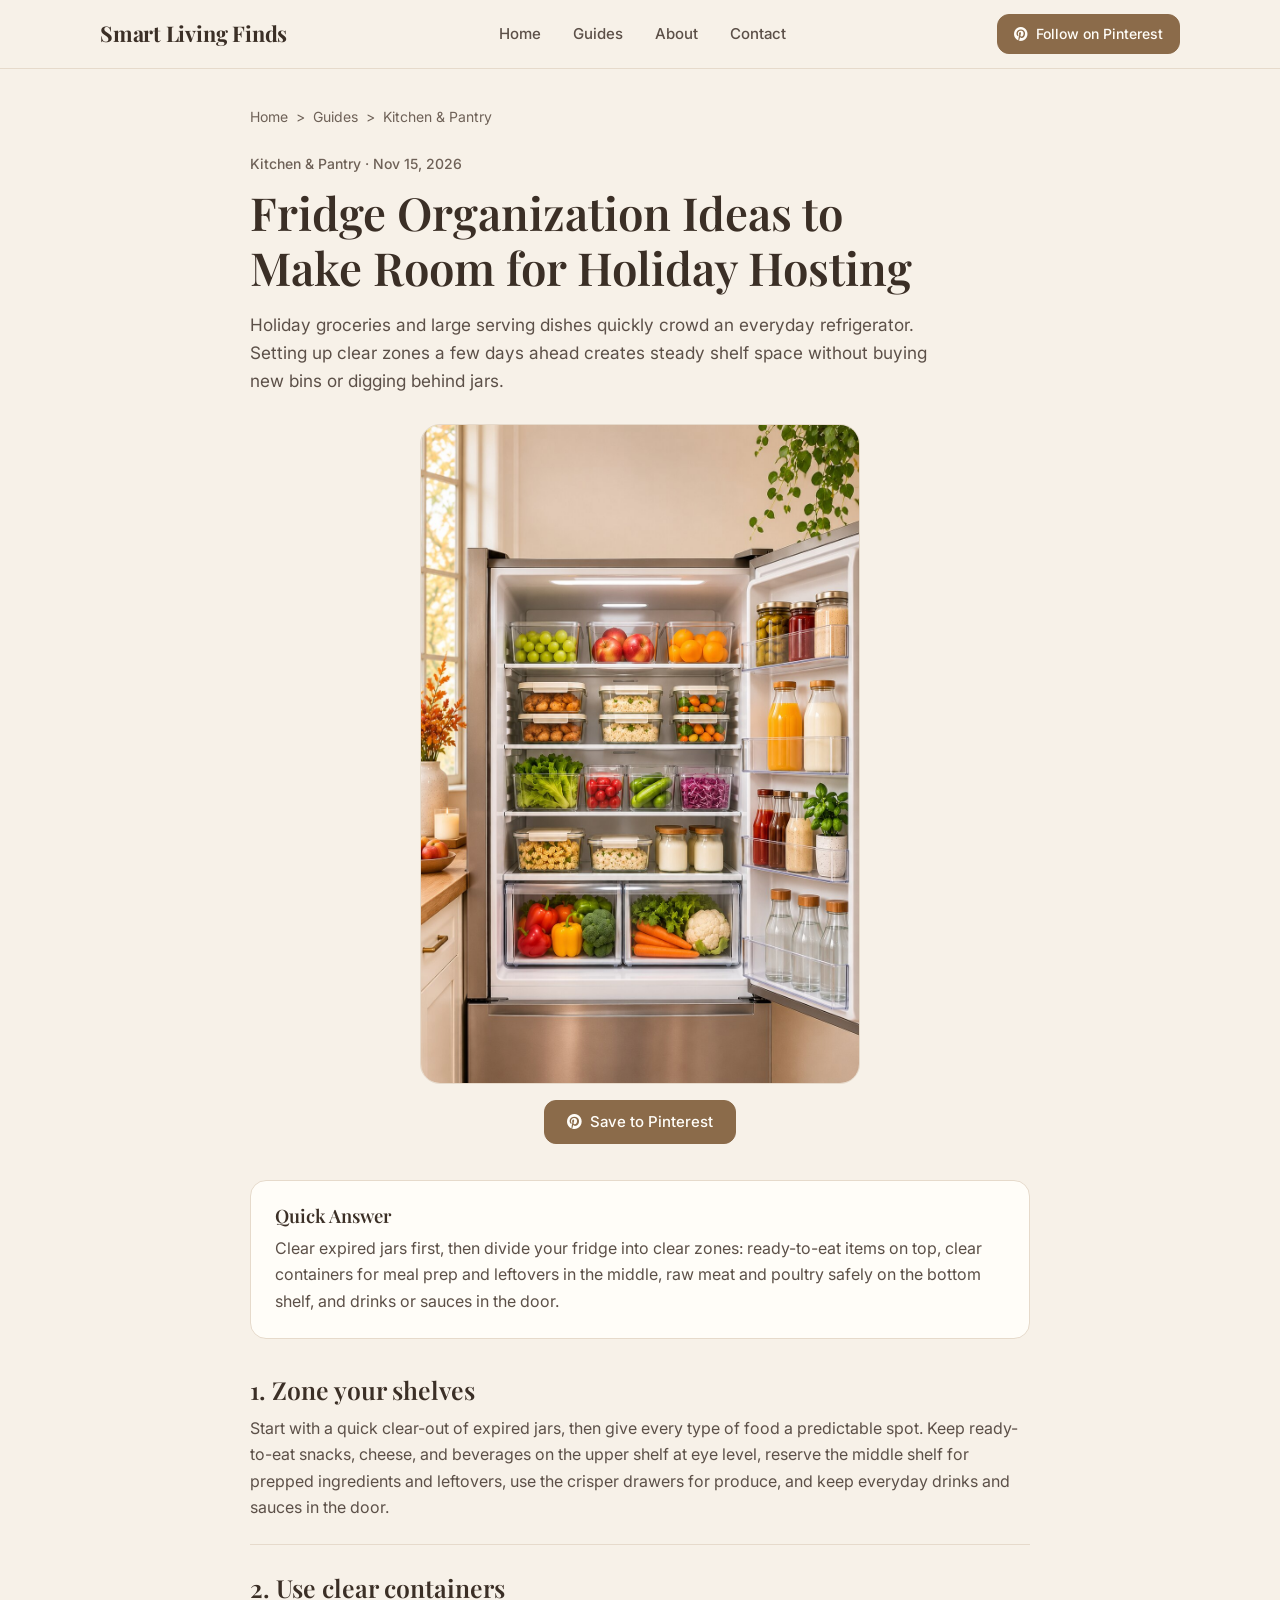
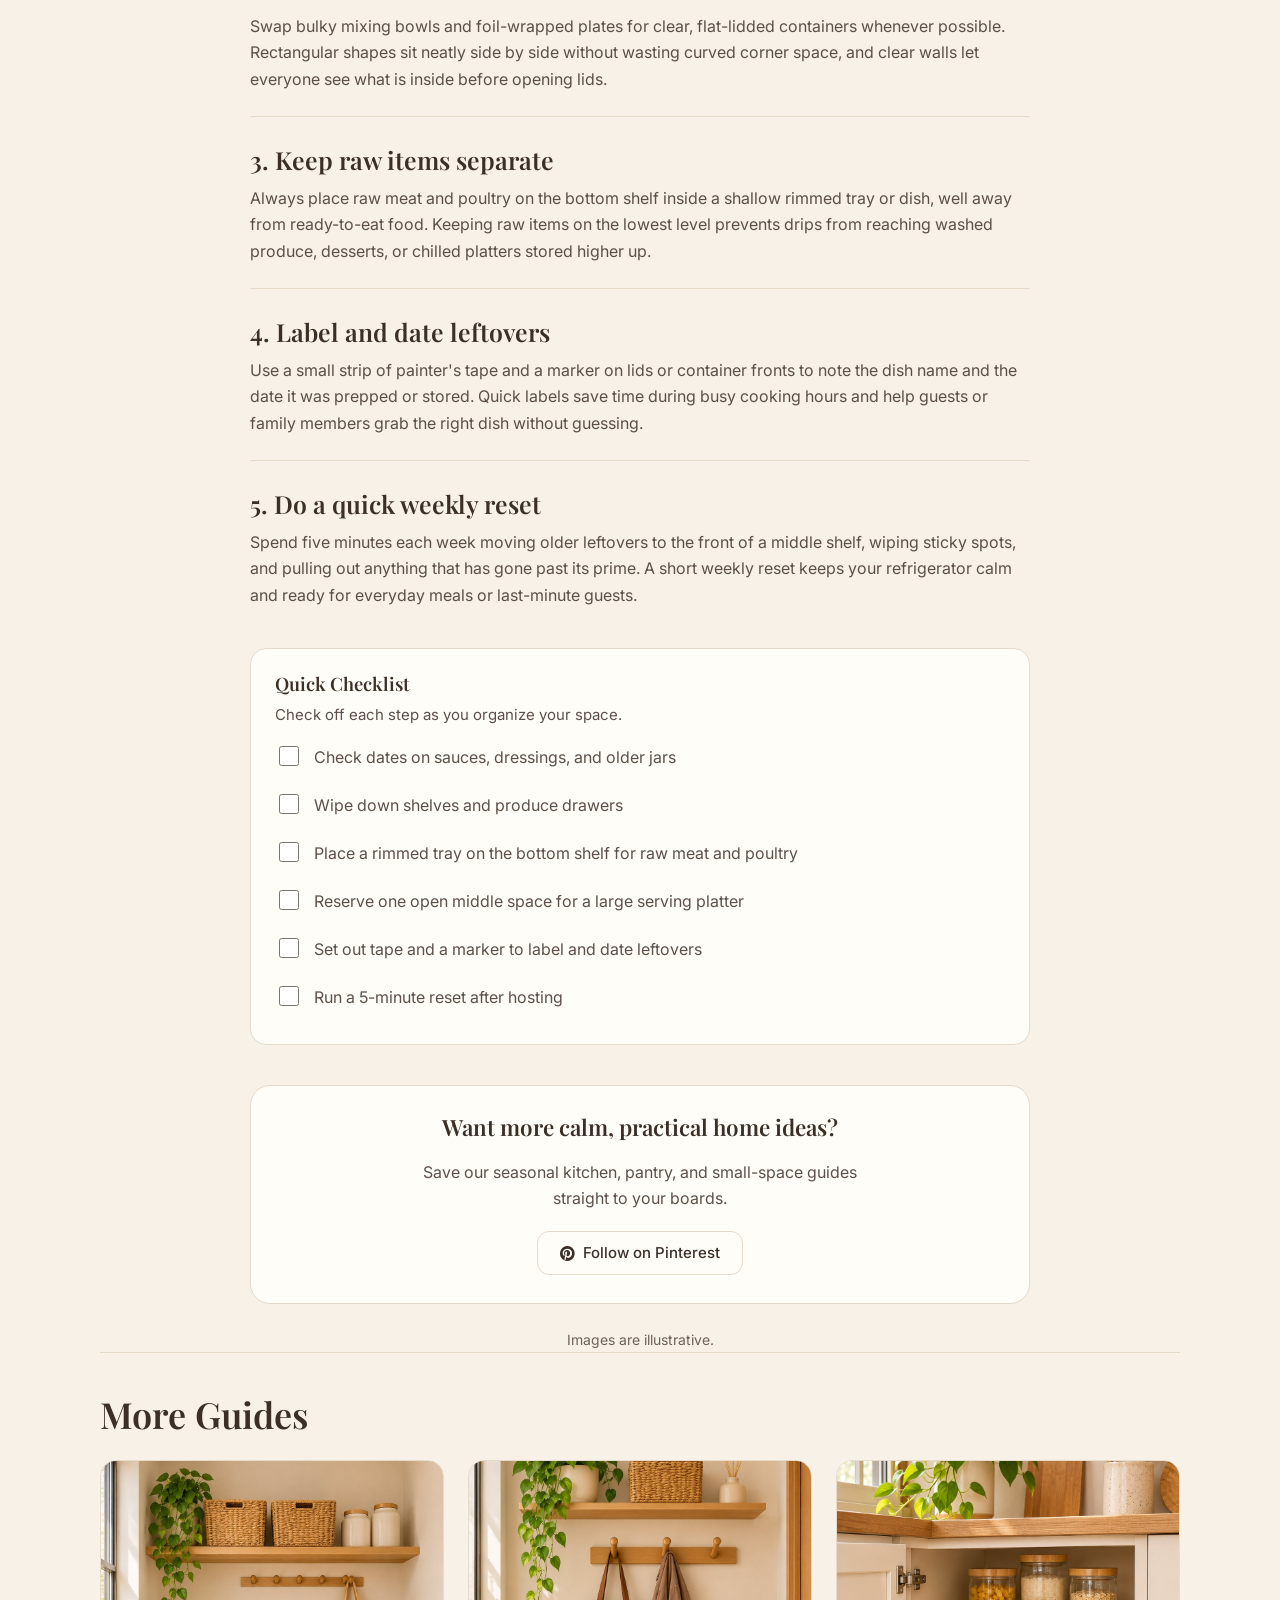
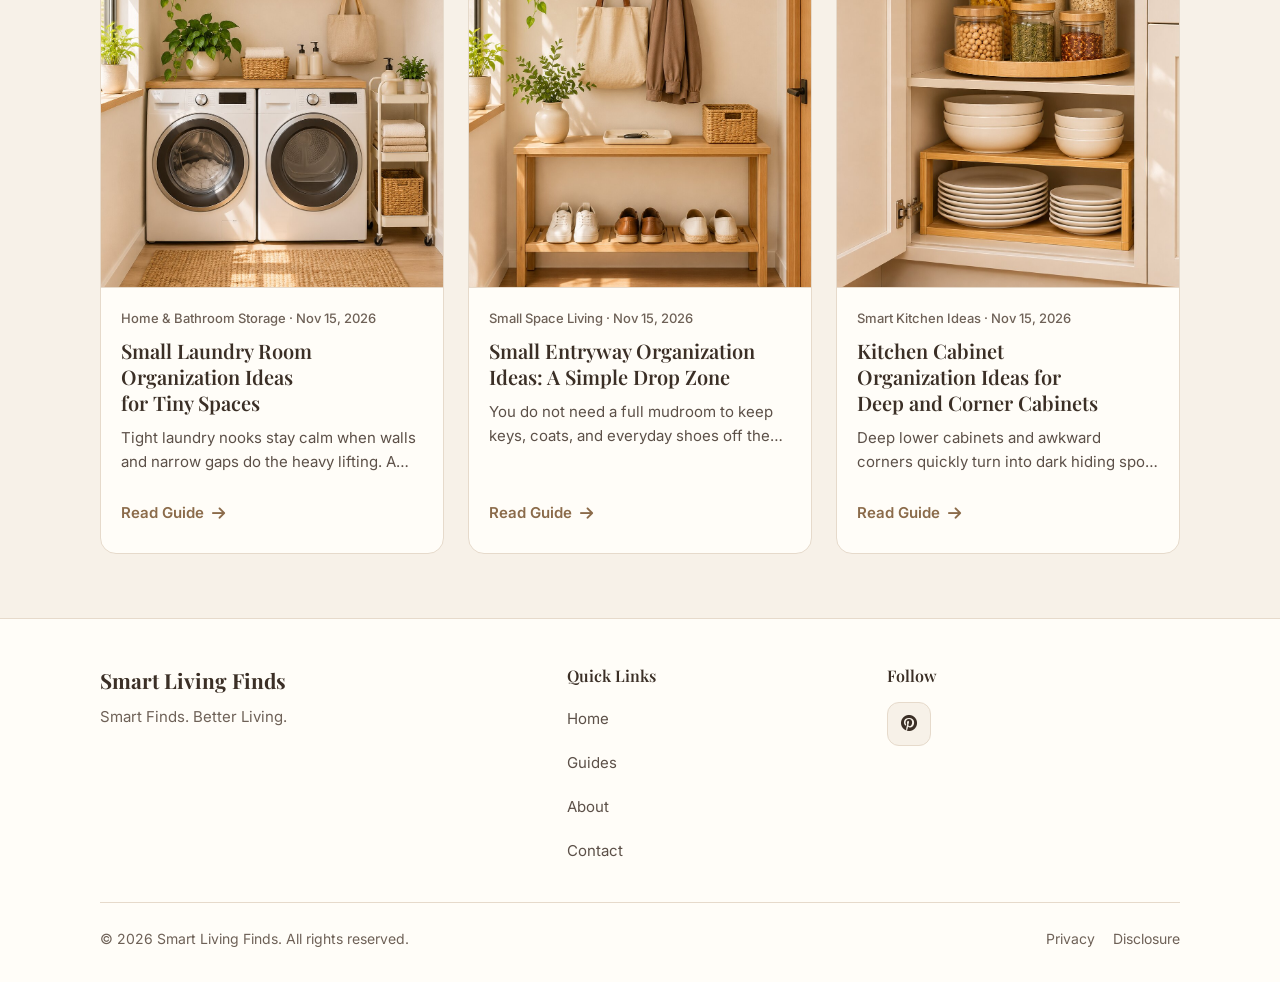
<file: guide-template.html>
<!--
  =====================================================================
  HOW TO CUSTOMIZE guide-template.html
  1. New guides added to SITE.GUIDES in site-config.js open here automatically via ?guide=slug.
  2. To give a guide its own standalone URL (like fridge-organization-ideas.html), duplicate this file, rename it, and update the marked <head> meta tags.
  3. Paste your Pinterest site-claim meta tag once on the marked line in <head>.
  =====================================================================
-->
<!DOCTYPE html>
<html lang="en">
<head>
  <meta charset="UTF-8" />
  <meta name="viewport" content="width=device-width, initial-scale=1.0" />

  <!-- EDIT THESE STATIC META TAGS IF DUPLICATING THIS FILE FOR A STANDALONE URL -->
  <title>Home Organization Guide | Smart Living Finds</title>
  <meta name="description" content="Practical home organization ideas for the kitchen, pantry, bathroom, and small spaces." />
  <link rel="canonical" href="https://YOUR-DOMAIN/guide-file.html" />

  <!-- Open Graph & Pinterest Article Rich Pin Tags (EDIT IF DUPLICATING FOR A STANDALONE URL) -->
  <meta property="og:title" content="Home Organization Guide | Smart Living Finds" />
  <meta property="og:description" content="Practical home organization ideas for the kitchen, pantry, bathroom, and small spaces." />
  <meta property="og:type" content="article" />
  <meta property="og:site_name" content="Smart Living Finds" />
  <meta property="og:url" content="https://YOUR-DOMAIN/guide-file.html" />
  <meta property="og:image" content="https://YOUR-DOMAIN/images/guide-pin.jpg" />
  <meta property="article:published_time" content="2026-11-15T08:00:00Z" />
  <meta name="twitter:card" content="summary_large_image" />

  <!-- PASTE YOUR PINTEREST CLAIM META TAG HERE -->

  <!-- Article Structured Data for Search & Rich Pins -->
  <script type="application/ld+json">
  {
    "@context": "https://schema.org",
    "@type": "Article",
    "headline": "Home Organization Guide",
    "image": "https://YOUR-DOMAIN/images/guide-pin.jpg",
    "author": {
      "@type": "Organization",
      "name": "Smart Living Finds"
    },
    "publisher": {
      "@type": "Organization",
      "name": "Smart Living Finds"
    },
    "datePublished": "2026-11-15"
  }
  </script>

  <!-- Google Fonts: Playfair Display for headings and Inter for body copy -->
  <link rel="preconnect" href="https://fonts.googleapis.com" />
  <link rel="preconnect" href="https://fonts.gstatic.com" crossorigin />
  <link href="https://fonts.googleapis.com/css2?family=Inter:wght@400;500;600&family=Playfair+Display:wght@500;600;700&display=swap" rel="stylesheet" />

  <!-- Font Awesome icons -->
  <link rel="stylesheet" href="https://cdnjs.cloudflare.com/ajax/libs/font-awesome/6.5.1/css/all.min.css" crossorigin="anonymous" referrerpolicy="no-referrer" />

  <link rel="stylesheet" href="style.css" />
  <script src="site-config.js"></script>
</head>
<body>
  <!-- SHARED NAVBAR -->
  <header class="site-header">
    <div class="container header-inner">
      <a href="index.html#home" class="brand-link" id="header-brand">Smart Living Finds</a>

      <nav class="nav-desktop" aria-label="Primary navigation" id="nav-desktop"></nav>

      <div class="header-actions">
        <a href="https://www.pinterest.com/smartlivingfindsclub/" target="_blank" rel="noopener noreferrer" class="btn btn-primary btn-sm header-pinterest-desktop" id="header-pinterest-btn">
          <i class="fa-brands fa-pinterest" aria-hidden="true"></i>
          <span>Follow on Pinterest</span>
        </a>
        <button type="button" class="nav-toggle" id="nav-toggle" aria-expanded="false" aria-controls="nav-mobile" aria-label="Open menu">
          <i class="fa-solid fa-bars" aria-hidden="true"></i>
        </button>
      </div>
    </div>

    <nav class="nav-mobile" id="nav-mobile" aria-label="Mobile navigation"></nav>
  </header>

  <main class="guide-main">
    <div class="container">
      <article class="guide-article">
        <!-- BREADCRUMB -->
        <nav class="breadcrumb" aria-label="Breadcrumb">
          <a href="index.html#home">Home</a>
          <span aria-hidden="true">&gt;</span>
          <a href="index.html#guides">Guides</a>
          <span aria-hidden="true">&gt;</span>
          <span id="breadcrumb-category">Guides</span>
        </nav>

        <!-- GUIDE HEADER -->
        <header class="guide-header">
          <div class="guide-header-meta" id="guide-meta"></div>
          <h1 class="guide-title" id="guide-title"></h1>
          <p class="guide-intro" id="guide-intro"></p>
        </header>

        <!-- 2:3 HERO IMAGE & SAVE TO PINTEREST -->
        <div class="guide-hero-block">
          <div class="guide-hero-frame" id="guide-hero-frame"></div>
          <div class="save-pin-wrap">
            <a href="#" target="_blank" rel="noopener noreferrer" class="btn btn-primary" id="save-pinterest-btn">
              <i class="fa-brands fa-pinterest" aria-hidden="true"></i>
              <span>Save to Pinterest</span>
            </a>
          </div>
        </div>

        <!-- QUICK ANSWER BOX -->
        <section class="quick-answer-box is-hidden" id="quick-answer-box" aria-labelledby="quick-answer-heading">
          <h2 class="quick-answer-label" id="quick-answer-heading">Quick Answer</h2>
          <p id="guide-quick-answer"></p>
        </section>

        <!-- NUMBERED TIPS -->
        <section class="tips-list" id="guide-tips" aria-label="Organizing tips"></section>

        <!-- OPTIONAL CHECKLIST -->
        <section class="guide-checklist-box is-hidden" id="guide-checklist-box" aria-labelledby="guide-checklist-heading">
          <h2 class="quick-answer-label" id="guide-checklist-heading">Quick Checklist</h2>
          <p style="font-size: 0.9375rem;">Check off each step as you organize your space.</p>
          <ul class="checklist-items" id="guide-checklist-items"></ul>
        </section>

        <!-- FOLLOW ON PINTEREST CTA -->
        <section class="guide-cta-box" id="guide-follow-cta">
          <h2 style="font-size: 1.4rem; margin-bottom: 4px;">Want more calm, practical home ideas?</h2>
          <p style="max-width: 48ch; margin-bottom: 6px;">Save our seasonal kitchen, pantry, and small-space guides straight to your boards.</p>
          <a href="https://www.pinterest.com/smartlivingfindsclub/" target="_blank" rel="noopener noreferrer" class="btn btn-outline" id="guide-follow-btn">
            <i class="fa-brands fa-pinterest" aria-hidden="true"></i>
            <span>Follow on Pinterest</span>
          </a>
        </section>

        <p class="guide-illustrative-note">Images are illustrative.</p>
      </article>

      <!-- MORE GUIDES -->
      <section class="more-guides-section" id="more-guides-section" aria-labelledby="more-guides-heading">
        <h2 class="section-heading" id="more-guides-heading" style="margin-bottom: 24px;">More Guides</h2>
        <div class="guides-grid" id="more-guides-grid"></div>
      </section>
    </div>
  </main>

  <!-- SHARED FOOTER -->
  <footer class="site-footer">
    <div class="container">
      <div class="footer-grid">
        <div>
          <div class="footer-brand" id="footer-brand">Smart Living Finds</div>
          <p class="footer-tagline" id="footer-tagline">Smart Finds. Better Living.</p>
        </div>

        <div>
          <div class="footer-heading">Quick Links</div>
          <ul class="footer-links" id="footer-quick-links"></ul>
        </div>

        <div id="footer-social-col">
          <div class="footer-heading">Follow</div>
          <div class="social-icons" id="footer-social-icons"></div>
        </div>
      </div>

      <div class="footer-bottom">
        <span id="footer-copyright"></span>
        <div class="footer-legal-links">
          <a href="index.html#privacy">Privacy</a>
          <a href="index.html#disclosure">Disclosure</a>
        </div>
      </div>
    </div>
  </footer>

  <script>
    (function () {
      "use strict";

      if (typeof SITE === "undefined") {
        return;
      }

      function isPresent(value) {
        return typeof value === "string" && value.trim() !== "" && value.trim().toLowerCase() !== "none";
      }

      function makeGuideSlug(title) {
        return String(title || "guide")
          .toLowerCase()
          .replace(/[^a-z0-9]+/g, "-")
          .replace(/^-+|-+$/g, "");
      }

      function getGuideUrl(guide) {
        if (isPresent(guide.page)) {
          return guide.page;
        }
        return "guide-template.html?guide=" + encodeURIComponent(makeGuideSlug(guide.title));
      }

      function findCurrentGuide() {
        var guides = SITE.GUIDES || [];
        var params = new URLSearchParams(window.location.search);
        var requestedSlug = params.get("guide");
        if (requestedSlug) {
          for (var i = 0; i < guides.length; i++) {
            if (makeGuideSlug(guides[i].title) === requestedSlug) {
              return guides[i];
            }
          }
        }

        var currentFile = window.location.pathname.split("/").pop();
        for (var j = 0; j < guides.length; j++) {
          if (guides[j].page === currentFile) {
            return guides[j];
          }
        }
        return guides[0] || null;
      }

      function applyTheme() {
        var root = document.documentElement;
        var t = SITE.theme || {};
        if (isPresent(t.background)) root.style.setProperty("--bg", t.background);
        if (isPresent(t.card)) root.style.setProperty("--card", t.card);
        if (isPresent(t.accent)) root.style.setProperty("--accent", t.accent);
        if (isPresent(t.accentHover)) root.style.setProperty("--accent-hover", t.accentHover);
        if (isPresent(t.heading)) root.style.setProperty("--heading", t.heading);
        if (isPresent(t.body)) root.style.setProperty("--body", t.body);
        if (isPresent(t.muted)) root.style.setProperty("--muted", t.muted);
        if (isPresent(t.border)) root.style.setProperty("--border", t.border);
      }

      function getCategoryDisplayName(filterKey) {
        var categories = SITE.categories || [];
        for (var i = 0; i < categories.length; i++) {
          if (categories[i].filterKey === filterKey || categories[i].name === filterKey) {
            return categories[i].name;
          }
        }
        return filterKey;
      }

      function formatDate(dateStr) {
        if (!isPresent(dateStr)) return "";
        var parsed = new Date(dateStr + "T00:00:00");
        if (isNaN(parsed.getTime())) return "";
        return parsed.toLocaleDateString("en-US", {
          month: "short",
          day: "numeric",
          year: "numeric"
        });
      }

      function createPlaceholder() {
        var box = document.createElement("div");
        box.className = "img-placeholder";
        return box;
      }

      function createSafeImage(src, alt) {
        if (!isPresent(src)) {
          return createPlaceholder();
        }
        var img = document.createElement("img");
        img.src = src;
        img.alt = alt;
        img.loading = "lazy";
        img.decoding = "async";
        img.addEventListener("error", function () {
          var parent = img.parentElement;
          if (parent) {
            img.remove();
            parent.appendChild(createPlaceholder());
          }
        });
        return img;
      }

      function renderSharedHeaderAndFooter() {
        if (isPresent(SITE.favicon)) {
          var iconLink = document.createElement("link");
          iconLink.rel = "icon";
          iconLink.href = SITE.favicon;
          document.head.appendChild(iconLink);
        }

        var brandEl = document.getElementById("header-brand");
        if (isPresent(SITE.logo)) {
          brandEl.innerHTML = "";
          var logoImg = document.createElement("img");
          logoImg.src = SITE.logo;
          logoImg.alt = SITE.brandName;
          logoImg.className = "brand-logo-img";
          brandEl.appendChild(logoImg);
        } else {
          brandEl.textContent = SITE.brandName;
        }

        var desktopNav = document.getElementById("nav-desktop");
        var mobileNav = document.getElementById("nav-mobile");
        (SITE.nav || []).forEach(function (item) {
          var href = "index.html#" + item.target;

          var aDesktop = document.createElement("a");
          aDesktop.href = href;
          aDesktop.className = "nav-link";
          aDesktop.textContent = item.label;
          desktopNav.appendChild(aDesktop);

          var aMobile = document.createElement("a");
          aMobile.href = href;
          aMobile.className = "nav-link";
          aMobile.textContent = item.label;
          mobileNav.appendChild(aMobile);
        });

        var pinterestUrl = SITE.social && SITE.social.pinterest;
        var headerPinBtn = document.getElementById("header-pinterest-btn");
        var ctaBox = document.getElementById("guide-follow-cta");
        var followBtn = document.getElementById("guide-follow-btn");

        if (isPresent(pinterestUrl)) {
          headerPinBtn.href = pinterestUrl;
          followBtn.href = pinterestUrl;

          var mobilePinBtn = document.createElement("a");
          mobilePinBtn.href = pinterestUrl;
          mobilePinBtn.target = "_blank";
          mobilePinBtn.rel = "noopener noreferrer";
          mobilePinBtn.className = "btn btn-primary btn-sm";
          mobilePinBtn.innerHTML = '<i class="fa-brands fa-pinterest" aria-hidden="true"></i><span>Follow on Pinterest</span>';
          mobileNav.appendChild(mobilePinBtn);
        } else {
          headerPinBtn.classList.add("is-hidden");
          ctaBox.classList.add("is-hidden");
        }

        var toggleBtn = document.getElementById("nav-toggle");
        toggleBtn.addEventListener("click", function () {
          var isOpen = mobileNav.classList.toggle("is-open");
          toggleBtn.setAttribute("aria-expanded", String(isOpen));
          toggleBtn.setAttribute("aria-label", isOpen ? "Close menu" : "Open menu");
        });

        document.getElementById("footer-brand").textContent = SITE.brandName;
        document.getElementById("footer-tagline").textContent = SITE.tagline;

        var quickLinks = document.getElementById("footer-quick-links");
        (SITE.nav || []).forEach(function (item) {
          var li = document.createElement("li");
          var a = document.createElement("a");
          a.href = "index.html#" + item.target;
          a.textContent = item.label;
          li.appendChild(a);
          quickLinks.appendChild(li);
        });

        var socialWrap = document.getElementById("footer-social-icons");
        var socialCol = document.getElementById("footer-social-col");
        var socialConfig = [
          { key: "pinterest", label: "Pinterest", icon: "fa-brands fa-pinterest" },
          { key: "instagram", label: "Instagram", icon: "fa-brands fa-instagram" },
          { key: "youtube", label: "YouTube", icon: "fa-brands fa-youtube" },
          { key: "email", label: "Email", icon: "fa-regular fa-envelope", isEmail: true }
        ];

        var addedSocial = 0;
        socialConfig.forEach(function (item) {
          var val = SITE.social && SITE.social[item.key];
          if (!isPresent(val)) return;
          var a = document.createElement("a");
          a.href = item.isEmail ? "mailto:" + val : val;
          if (!item.isEmail) {
            a.target = "_blank";
            a.rel = "noopener noreferrer";
          }
          a.className = "social-icon-link";
          a.setAttribute("aria-label", item.label);
          a.innerHTML = '<i class="' + item.icon + '" aria-hidden="true"></i>';
          socialWrap.appendChild(a);
          addedSocial++;
        });

        if (addedSocial === 0) {
          socialCol.classList.add("is-hidden");
        }

        var year = new Date().getFullYear();
        document.getElementById("footer-copyright").textContent =
          "© " + year + " " + SITE.brandName + ". All rights reserved.";
      }

      function renderGuideContent(GUIDE) {
        if (!GUIDE) return;

        var categoryName = getCategoryDisplayName(GUIDE.category);
        var formattedDate = formatDate(GUIDE.date);
        var introText = isPresent(GUIDE.intro) ? GUIDE.intro : GUIDE.shortText;

        document.title = GUIDE.title + " | " + SITE.brandName;
        var descMeta = document.querySelector('meta[name="description"]');
        if (descMeta && isPresent(introText)) descMeta.setAttribute("content", introText);
        var ogTitle = document.querySelector('meta[property="og:title"]');
        if (ogTitle) ogTitle.setAttribute("content", GUIDE.title);
        var ogDesc = document.querySelector('meta[property="og:description"]');
        if (ogDesc && isPresent(introText)) ogDesc.setAttribute("content", introText);

        document.getElementById("breadcrumb-category").textContent = categoryName;
        document.getElementById("guide-meta").textContent = formattedDate
          ? categoryName + " · " + formattedDate
          : categoryName;

        document.getElementById("guide-title").textContent = GUIDE.title;
        document.getElementById("guide-intro").textContent = introText || "";

        if (isPresent(GUIDE.quickAnswer)) {
          document.getElementById("quick-answer-box").classList.remove("is-hidden");
          document.getElementById("guide-quick-answer").textContent = GUIDE.quickAnswer;
        }

        var heroFrame = document.getElementById("guide-hero-frame");
        heroFrame.appendChild(createSafeImage(GUIDE.image, GUIDE.imageAlt || GUIDE.title));

        var mediaUrl = "";
        if (isPresent(GUIDE.image)) {
          try {
            mediaUrl = new URL(GUIDE.image, window.location.href).href;
          } catch (e) {
            mediaUrl = GUIDE.image;
          }
          var ogImg = document.querySelector('meta[property="og:image"]');
          if (ogImg) ogImg.setAttribute("content", mediaUrl);
        } else {
          var ogImgMeta = document.querySelector('meta[property="og:image"]');
          mediaUrl = ogImgMeta ? ogImgMeta.getAttribute("content") || "" : "";
        }

        if (isPresent(GUIDE.date)) {
          var pubMeta = document.querySelector('meta[property="article:published_time"]');
          if (pubMeta) pubMeta.setAttribute("content", GUIDE.date + "T08:00:00Z");
        }

        var saveBtn = document.getElementById("save-pinterest-btn");
        var pinParams =
          "?url=" + encodeURIComponent(window.location.href) +
          "&media=" + encodeURIComponent(mediaUrl) +
          "&description=" + encodeURIComponent(GUIDE.title);
        saveBtn.href = "https://www.pinterest.com/pin/create/button/" + pinParams;

        var tipsWrap = document.getElementById("guide-tips");
        (GUIDE.tips || []).forEach(function (tip) {
          var sec = document.createElement("section");
          sec.className = "tip-section";
          var h2 = document.createElement("h2");
          h2.className = "tip-heading";
          h2.textContent = tip.heading;
          var p = document.createElement("p");
          p.textContent = tip.text;
          sec.appendChild(h2);
          sec.appendChild(p);
          tipsWrap.appendChild(sec);
        });

        var checklist = GUIDE.checklist || [];
        if (checklist.length > 0) {
          var box = document.getElementById("guide-checklist-box");
          var listEl = document.getElementById("guide-checklist-items");
          box.classList.remove("is-hidden");

          checklist.forEach(function (itemText, idx) {
            var li = document.createElement("li");
            var label = document.createElement("label");
            label.className = "checklist-label";
            var cb = document.createElement("input");
            cb.type = "checkbox";
            cb.id = "check-item-" + idx;
            var span = document.createElement("span");
            span.textContent = itemText;
            label.appendChild(cb);
            label.appendChild(span);
            li.appendChild(label);
            listEl.appendChild(li);
          });
        }
      }

      function renderMoreGuides(currentGuide) {
        var grid = document.getElementById("more-guides-grid");
        var section = document.getElementById("more-guides-section");
        var guides = (SITE.GUIDES || []).filter(function (g) {
          return g.published !== false && (!currentGuide || g.title !== currentGuide.title);
        }).sort(function (a, b) {
          var da = isPresent(a.date) ? Date.parse(a.date + "T00:00:00") : 0;
          var db = isPresent(b.date) ? Date.parse(b.date + "T00:00:00") : 0;
          return (isNaN(db) ? 0 : db) - (isNaN(da) ? 0 : da);
        }).slice(0, 3);

        if (guides.length === 0) {
          section.classList.add("is-hidden");
          return;
        }

        guides.forEach(function (guide) {
          var guideUrl = getGuideUrl(guide);
          var card = document.createElement("article");
          card.className = "guide-card";

          var mediaLink = document.createElement("a");
          mediaLink.href = guideUrl;
          mediaLink.className = "guide-card-media";
          mediaLink.setAttribute("aria-label", guide.title);
          mediaLink.appendChild(createSafeImage(guide.image, guide.imageAlt || guide.title));

          var body = document.createElement("div");
          body.className = "guide-card-body";

          var meta = document.createElement("div");
          meta.className = "guide-meta";
          var formattedDate = formatDate(guide.date);
          meta.textContent = formattedDate
            ? getCategoryDisplayName(guide.category) + " · " + formattedDate
            : getCategoryDisplayName(guide.category);

          var h3 = document.createElement("h3");
          h3.className = "guide-card-title";
          var titleLink = document.createElement("a");
          titleLink.href = guideUrl;
          titleLink.textContent = guide.title;
          h3.appendChild(titleLink);

          var excerpt = document.createElement("p");
          excerpt.className = "guide-card-excerpt";
          excerpt.textContent = guide.shortText;

          var readLink = document.createElement("a");
          readLink.href = guideUrl;
          readLink.className = "guide-card-link";
          readLink.innerHTML = '<span>Read Guide</span> <i class="fa-solid fa-arrow-right" aria-hidden="true"></i>';

          body.appendChild(meta);
          body.appendChild(h3);
          body.appendChild(excerpt);
          body.appendChild(readLink);

          card.appendChild(mediaLink);
          card.appendChild(body);
          grid.appendChild(card);
        });
      }

      var currentGuide = findCurrentGuide();
      applyTheme();
      renderSharedHeaderAndFooter();
      renderGuideContent(currentGuide);
      renderMoreGuides(currentGuide);
    })();
  </script>
</body>
</html>
</file>
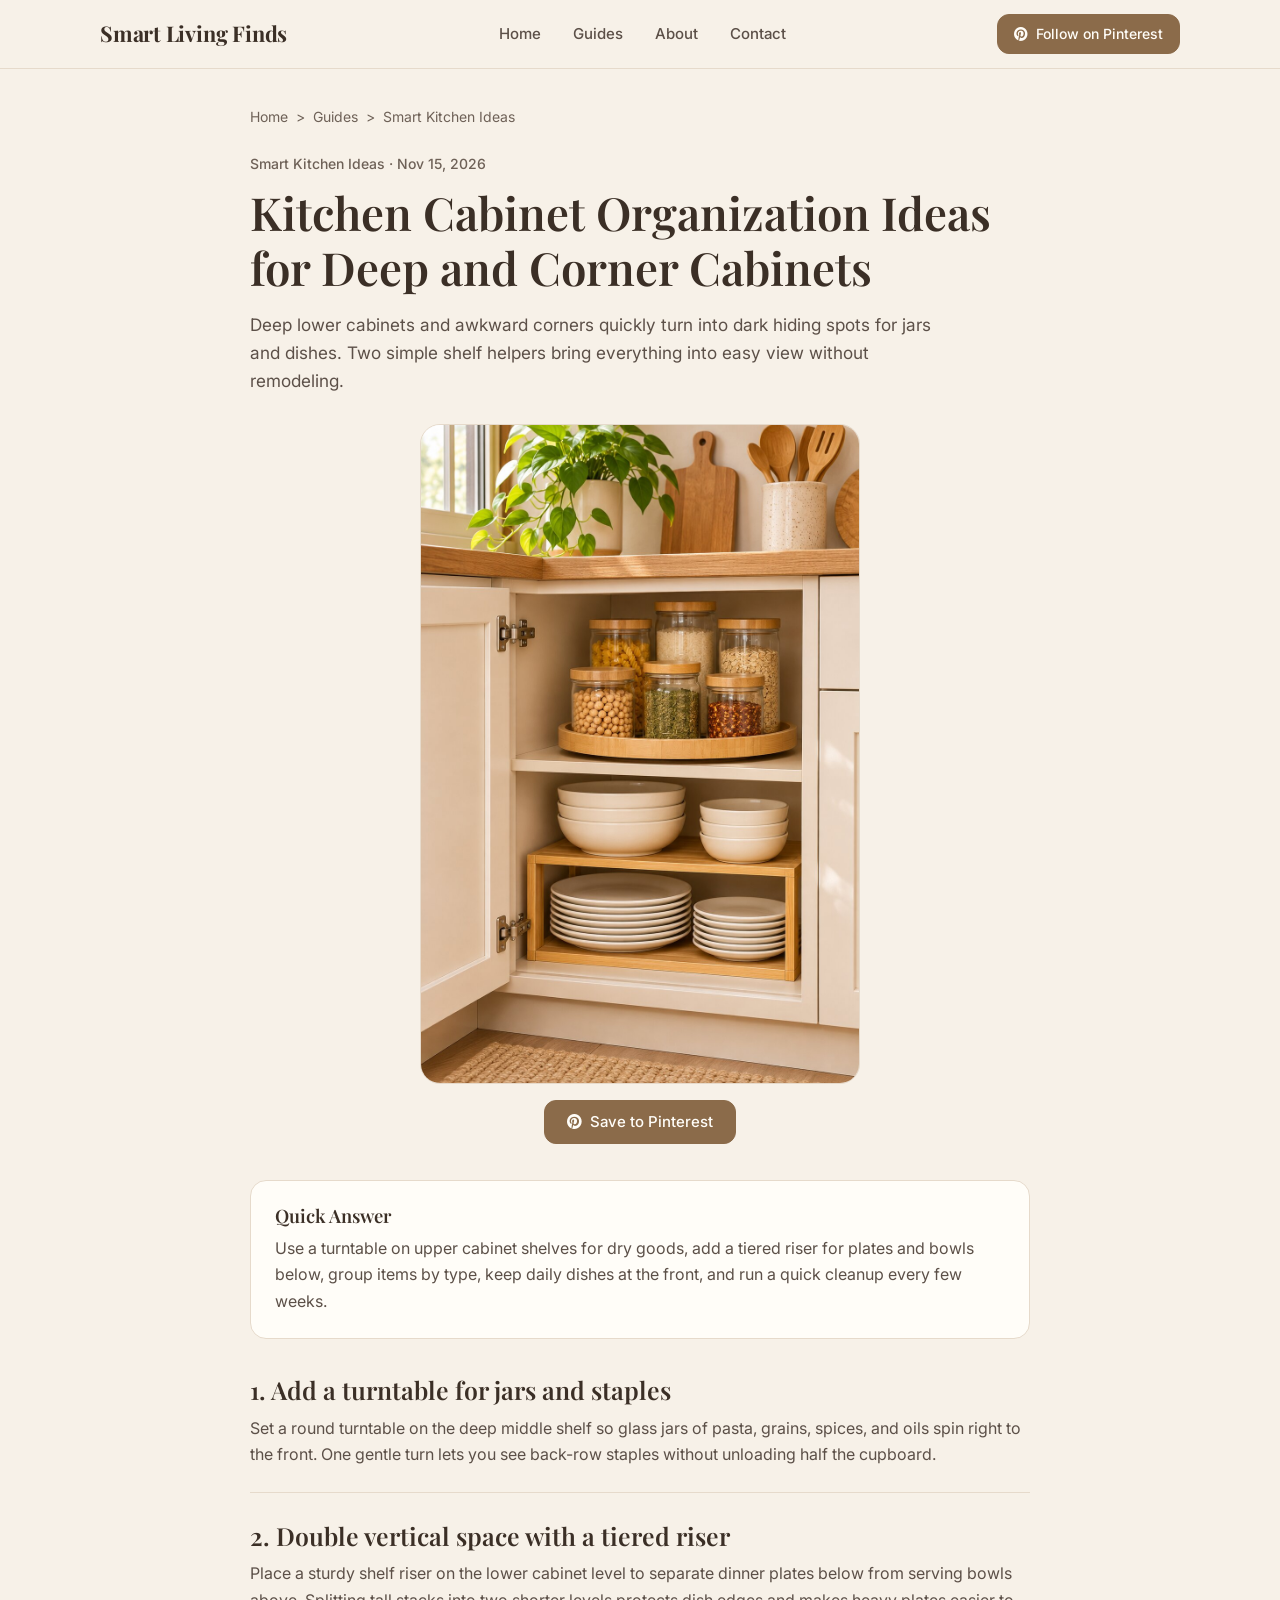
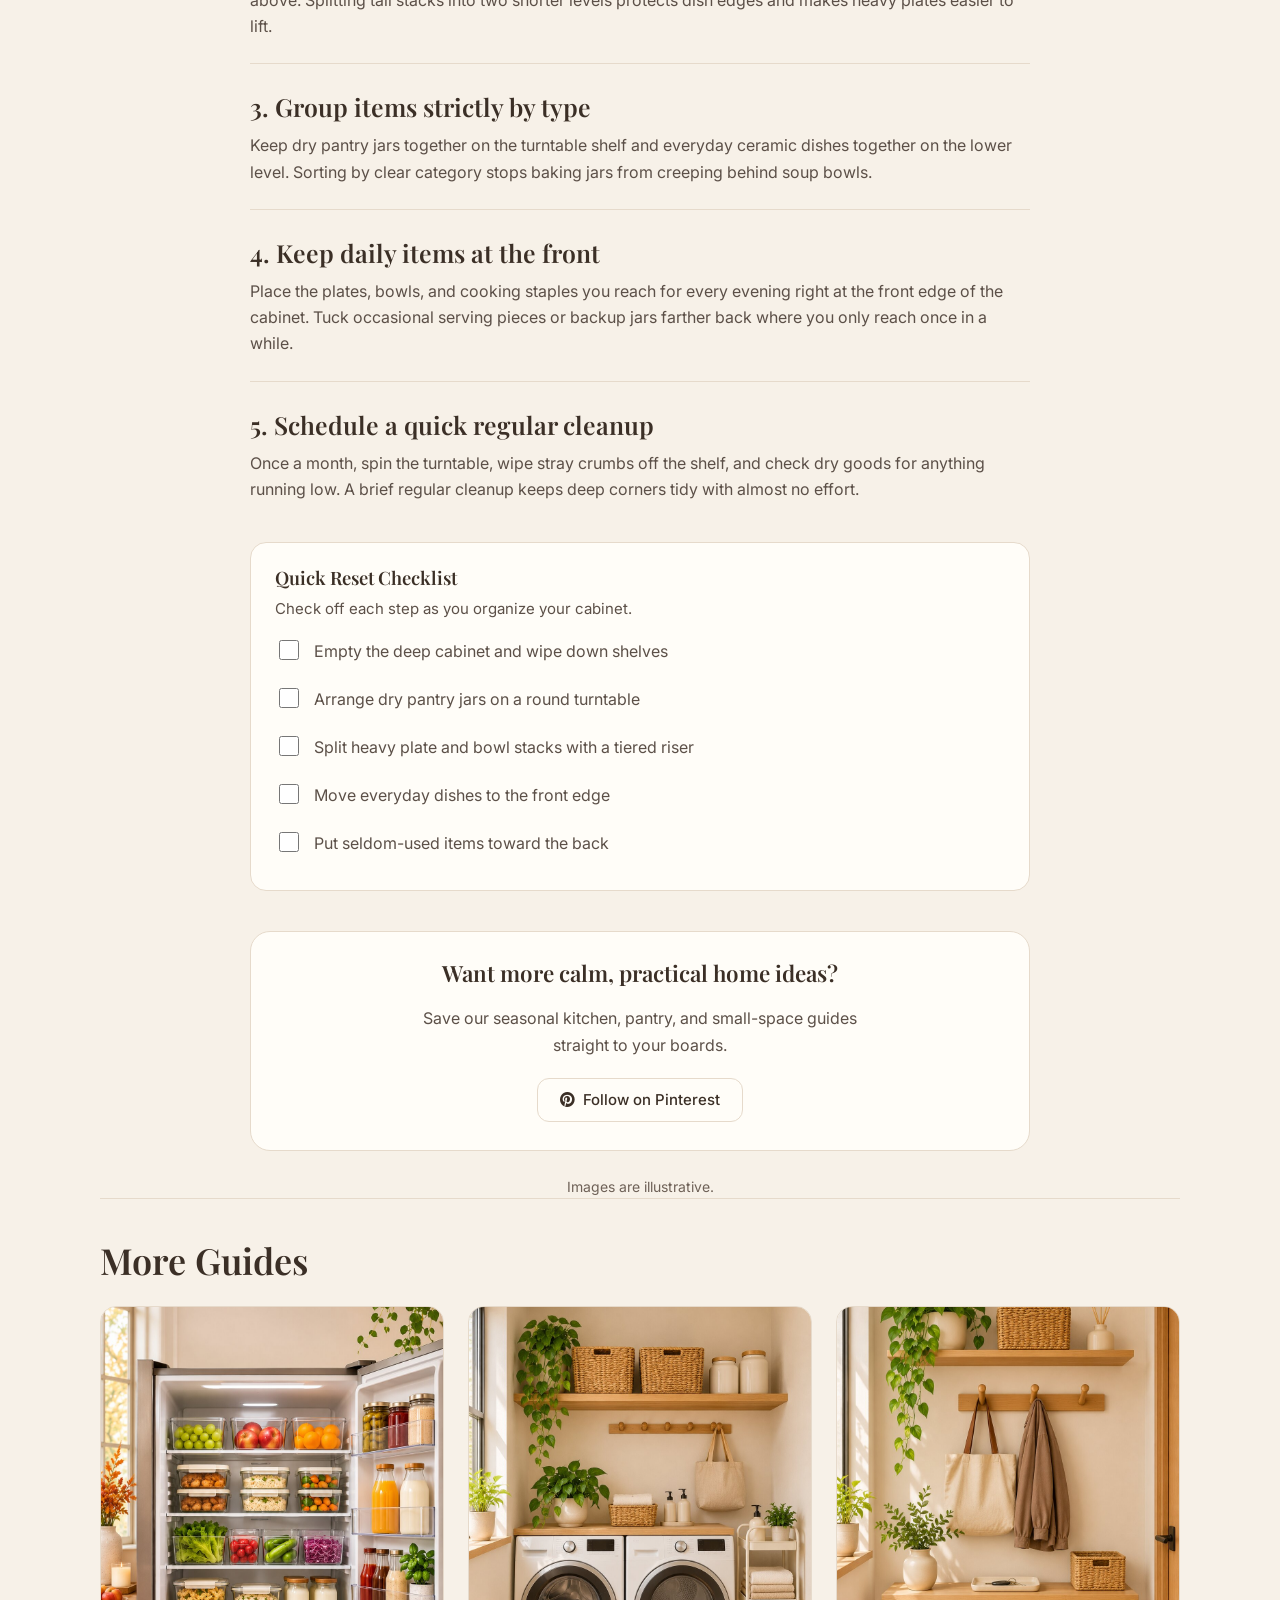
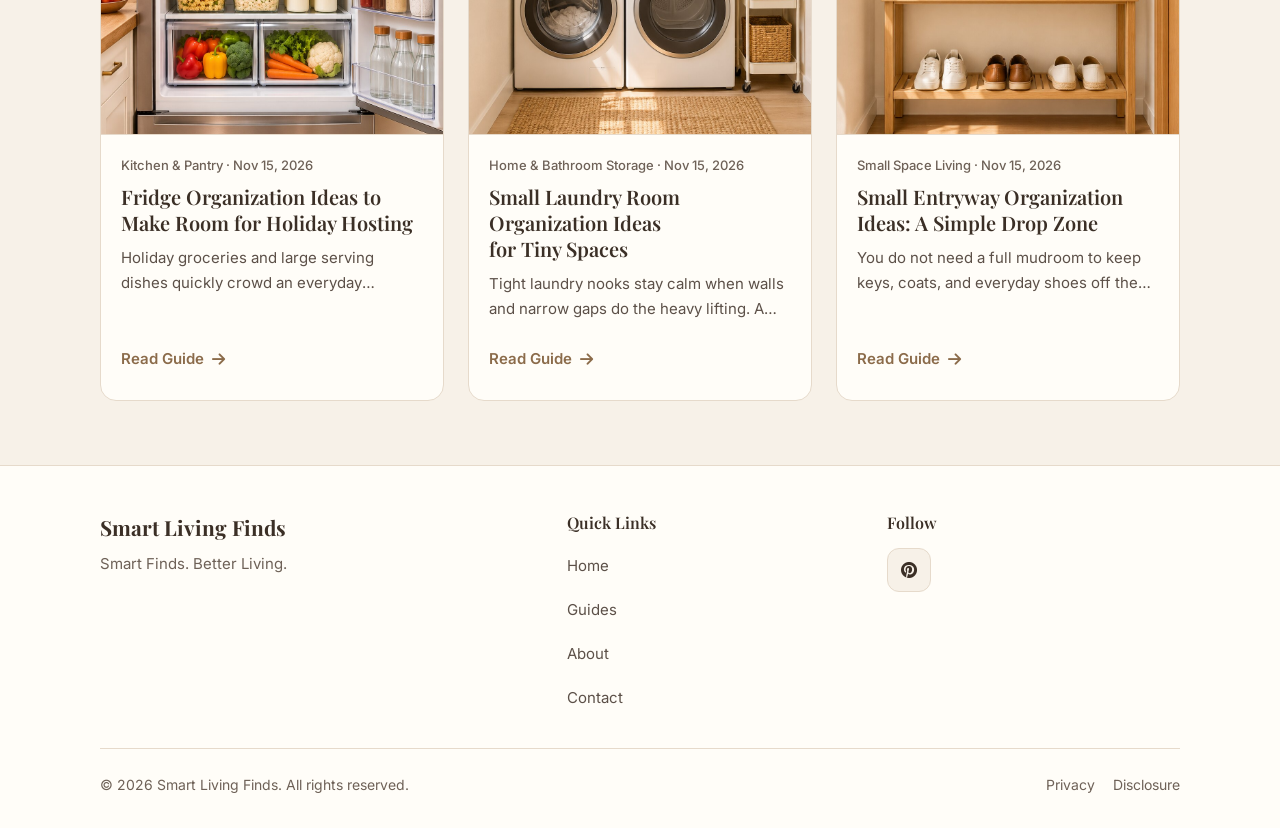
<file: kitchen-cabinet-organization.html>
<!--
  =====================================================================
  HOW TO CUSTOMIZE kitchen-cabinet-organization.html
  1. Paste your Pinterest website claim tag on the marked line inside <head>.
  2. Replace YOUR-DOMAIN with your live website domain when publishing.
  3. Edit this guide's title, date, image, and tips inside site-config.js.
  4. All shared brand text, colors, and navigation links come from site-config.js.
  =====================================================================
-->
<!DOCTYPE html>
<html lang="en">
<head>
  <meta charset="UTF-8" />
  <meta name="viewport" content="width=device-width, initial-scale=1.0" />

  <!-- STATIC SEO & PINTEREST RICH PIN META TAGS -->
  <title>Kitchen Cabinet Organization Ideas for Deep and Corner Cabinets | Smart Living Finds</title>
  <meta name="description" content="Practical kitchen cabinet organization ideas using a turntable, tiered shelf riser, clear grouping, and front-row daily items for deep cupboards." />
  <link rel="canonical" href="https://YOUR-DOMAIN/kitchen-cabinet-organization.html" />

  <!-- Open Graph & Pinterest Article Rich Pin Tags -->
  <meta property="og:title" content="Kitchen Cabinet Organization Ideas for Deep and Corner Cabinets" />
  <meta property="og:description" content="Practical kitchen cabinet organization ideas using a turntable, tiered shelf riser, clear grouping, and front-row daily items for deep cupboards." />
  <meta property="og:type" content="article" />
  <meta property="og:site_name" content="Smart Living Finds" />
  <meta property="og:url" content="https://YOUR-DOMAIN/kitchen-cabinet-organization.html" />
  <meta property="og:image" content="https://YOUR-DOMAIN/images/kitchen-cabinet-pin.jpg" />
  <meta property="article:published_time" content="2026-11-15T08:00:00Z" />
  <meta name="twitter:card" content="summary_large_image" />

  <!-- PASTE YOUR PINTEREST CLAIM META TAG HERE -->

  <!-- Article Structured Data for Search & Rich Pins -->
  <script type="application/ld+json">
  {
    "@context": "https://schema.org",
    "@type": "Article",
    "headline": "Kitchen Cabinet Organization Ideas for Deep and Corner Cabinets",
    "image": "https://YOUR-DOMAIN/images/kitchen-cabinet-pin.jpg",
    "author": {
      "@type": "Organization",
      "name": "Smart Living Finds"
    },
    "publisher": {
      "@type": "Organization",
      "name": "Smart Living Finds"
    },
    "datePublished": "2026-11-15"
  }
  </script>

  <!-- Google Fonts: Playfair Display for headings and Inter for body copy -->
  <link rel="preconnect" href="https://fonts.googleapis.com" />
  <link rel="preconnect" href="https://fonts.gstatic.com" crossorigin />
  <link href="https://fonts.googleapis.com/css2?family=Inter:wght@400;500;600&family=Playfair+Display:wght@500;600;700&display=swap" rel="stylesheet" />

  <!-- Font Awesome icons -->
  <link rel="stylesheet" href="https://cdnjs.cloudflare.com/ajax/libs/font-awesome/6.5.1/css/all.min.css" crossorigin="anonymous" referrerpolicy="no-referrer" />

  <link rel="stylesheet" href="style.css" />
  <script src="site-config.js"></script>
</head>
<body>
  <!-- SHARED NAVBAR -->
  <header class="site-header">
    <div class="container header-inner">
      <a href="index.html#home" class="brand-link" id="header-brand">Smart Living Finds</a>

      <nav class="nav-desktop" aria-label="Primary navigation" id="nav-desktop"></nav>

      <div class="header-actions">
        <a href="https://www.pinterest.com/smartlivingfindsclub/" target="_blank" rel="noopener noreferrer" class="btn btn-primary btn-sm header-pinterest-desktop" id="header-pinterest-btn">
          <i class="fa-brands fa-pinterest" aria-hidden="true"></i>
          <span>Follow on Pinterest</span>
        </a>
        <button type="button" class="nav-toggle" id="nav-toggle" aria-expanded="false" aria-controls="nav-mobile" aria-label="Open menu">
          <i class="fa-solid fa-bars" aria-hidden="true"></i>
        </button>
      </div>
    </div>

    <nav class="nav-mobile" id="nav-mobile" aria-label="Mobile navigation"></nav>
  </header>

  <main class="guide-main">
    <div class="container">
      <article class="guide-article">
        <!-- BREADCRUMB -->
        <nav class="breadcrumb" aria-label="Breadcrumb">
          <a href="index.html#home">Home</a>
          <span aria-hidden="true">&gt;</span>
          <a href="index.html#guides">Guides</a>
          <span aria-hidden="true">&gt;</span>
          <span id="breadcrumb-category">Smart Kitchen Ideas</span>
        </nav>

        <!-- GUIDE HEADER -->
        <header class="guide-header">
          <div class="guide-header-meta" id="guide-meta"></div>
          <h1 class="guide-title" id="guide-title"></h1>
          <p class="guide-intro" id="guide-intro"></p>
        </header>

        <!-- 2:3 HERO IMAGE & SAVE TO PINTEREST -->
        <div class="guide-hero-block">
          <div class="guide-hero-frame" id="guide-hero-frame"></div>
          <div class="save-pin-wrap">
            <a href="#" target="_blank" rel="noopener noreferrer" class="btn btn-primary" id="save-pinterest-btn">
              <i class="fa-brands fa-pinterest" aria-hidden="true"></i>
              <span>Save to Pinterest</span>
            </a>
          </div>
        </div>

        <!-- QUICK ANSWER BOX -->
        <section class="quick-answer-box is-hidden" id="quick-answer-box" aria-labelledby="quick-answer-heading">
          <h2 class="quick-answer-label" id="quick-answer-heading">Quick Answer</h2>
          <p id="guide-quick-answer"></p>
        </section>

        <!-- NUMBERED TIPS -->
        <section class="tips-list" id="guide-tips" aria-label="Organizing tips"></section>

        <!-- OPTIONAL CHECKLIST -->
        <section class="guide-checklist-box is-hidden" id="guide-checklist-box" aria-labelledby="guide-checklist-heading">
          <h2 class="quick-answer-label" id="guide-checklist-heading">Quick Reset Checklist</h2>
          <p style="font-size: 0.9375rem;">Check off each step as you organize your cabinet.</p>
          <ul class="checklist-items" id="guide-checklist-items"></ul>
        </section>

        <!-- FOLLOW ON PINTEREST CTA -->
        <section class="guide-cta-box" id="guide-follow-cta">
          <h2 style="font-size: 1.4rem; margin-bottom: 4px;">Want more calm, practical home ideas?</h2>
          <p style="max-width: 48ch; margin-bottom: 6px;">Save our seasonal kitchen, pantry, and small-space guides straight to your boards.</p>
          <a href="https://www.pinterest.com/smartlivingfindsclub/" target="_blank" rel="noopener noreferrer" class="btn btn-outline" id="guide-follow-btn">
            <i class="fa-brands fa-pinterest" aria-hidden="true"></i>
            <span>Follow on Pinterest</span>
          </a>
        </section>

        <p class="guide-illustrative-note">Images are illustrative.</p>
      </article>

      <!-- MORE GUIDES -->
      <section class="more-guides-section" id="more-guides-section" aria-labelledby="more-guides-heading">
        <h2 class="section-heading" id="more-guides-heading" style="margin-bottom: 24px;">More Guides</h2>
        <div class="guides-grid" id="more-guides-grid"></div>
      </section>
    </div>
  </main>

  <!-- SHARED FOOTER -->
  <footer class="site-footer">
    <div class="container">
      <div class="footer-grid">
        <div>
          <div class="footer-brand" id="footer-brand">Smart Living Finds</div>
          <p class="footer-tagline" id="footer-tagline">Smart Finds. Better Living.</p>
        </div>

        <div>
          <div class="footer-heading">Quick Links</div>
          <ul class="footer-links" id="footer-quick-links"></ul>
        </div>

        <div id="footer-social-col">
          <div class="footer-heading">Follow</div>
          <div class="social-icons" id="footer-social-icons"></div>
        </div>
      </div>

      <div class="footer-bottom">
        <span id="footer-copyright"></span>
        <div class="footer-legal-links">
          <a href="index.html#privacy">Privacy</a>
          <a href="index.html#disclosure">Disclosure</a>
        </div>
      </div>
    </div>
  </footer>

  <script>
    (function () {
      "use strict";

      if (typeof SITE === "undefined") {
        return;
      }

      function isPresent(value) {
        return typeof value === "string" && value.trim() !== "" && value.trim().toLowerCase() !== "none";
      }

      function makeGuideSlug(title) {
        return String(title || "guide")
          .toLowerCase()
          .replace(/[^a-z0-9]+/g, "-")
          .replace(/^-+|-+$/g, "");
      }

      function getGuideUrl(guide) {
        if (isPresent(guide.page)) {
          return guide.page;
        }
        return "guide-template.html?guide=" + encodeURIComponent(makeGuideSlug(guide.title));
      }

      function findCurrentGuide() {
        var guides = SITE.GUIDES || [];
        var currentFile = window.location.pathname.split("/").pop();
        for (var i = 0; i < guides.length; i++) {
          if (guides[i].page === currentFile) {
            return guides[i];
          }
        }
        return guides[3] || guides[0] || null;
      }

      function applyTheme() {
        var root = document.documentElement;
        var t = SITE.theme || {};
        if (isPresent(t.background)) root.style.setProperty("--bg", t.background);
        if (isPresent(t.card)) root.style.setProperty("--card", t.card);
        if (isPresent(t.accent)) root.style.setProperty("--accent", t.accent);
        if (isPresent(t.accentHover)) root.style.setProperty("--accent-hover", t.accentHover);
        if (isPresent(t.heading)) root.style.setProperty("--heading", t.heading);
        if (isPresent(t.body)) root.style.setProperty("--body", t.body);
        if (isPresent(t.muted)) root.style.setProperty("--muted", t.muted);
        if (isPresent(t.border)) root.style.setProperty("--border", t.border);
      }

      function getCategoryDisplayName(filterKey) {
        var categories = SITE.categories || [];
        for (var i = 0; i < categories.length; i++) {
          if (categories[i].filterKey === filterKey || categories[i].name === filterKey) {
            return categories[i].name;
          }
        }
        return filterKey;
      }

      function formatDate(dateStr) {
        if (!isPresent(dateStr)) return "";
        var parsed = new Date(dateStr + "T00:00:00");
        if (isNaN(parsed.getTime())) return "";
        return parsed.toLocaleDateString("en-US", {
          month: "short",
          day: "numeric",
          year: "numeric"
        });
      }

      function createPlaceholder() {
        var box = document.createElement("div");
        box.className = "img-placeholder";
        return box;
      }

      function createSafeImage(src, alt) {
        if (!isPresent(src)) {
          return createPlaceholder();
        }
        var img = document.createElement("img");
        img.src = src;
        img.alt = alt;
        img.loading = "lazy";
        img.decoding = "async";
        img.addEventListener("error", function () {
          var parent = img.parentElement;
          if (parent) {
            img.remove();
            parent.appendChild(createPlaceholder());
          }
        });
        return img;
      }

      function renderSharedHeaderAndFooter() {
        if (isPresent(SITE.favicon)) {
          var iconLink = document.createElement("link");
          iconLink.rel = "icon";
          iconLink.href = SITE.favicon;
          document.head.appendChild(iconLink);
        }

        var brandEl = document.getElementById("header-brand");
        if (isPresent(SITE.logo)) {
          brandEl.innerHTML = "";
          var logoImg = document.createElement("img");
          logoImg.src = SITE.logo;
          logoImg.alt = SITE.brandName;
          logoImg.className = "brand-logo-img";
          brandEl.appendChild(logoImg);
        } else {
          brandEl.textContent = SITE.brandName;
        }

        var desktopNav = document.getElementById("nav-desktop");
        var mobileNav = document.getElementById("nav-mobile");
        (SITE.nav || []).forEach(function (item) {
          var href = "index.html#" + item.target;

          var aDesktop = document.createElement("a");
          aDesktop.href = href;
          aDesktop.className = "nav-link";
          aDesktop.textContent = item.label;
          desktopNav.appendChild(aDesktop);

          var aMobile = document.createElement("a");
          aMobile.href = href;
          aMobile.className = "nav-link";
          aMobile.textContent = item.label;
          mobileNav.appendChild(aMobile);
        });

        var pinterestUrl = SITE.social && SITE.social.pinterest;
        var headerPinBtn = document.getElementById("header-pinterest-btn");
        var ctaBox = document.getElementById("guide-follow-cta");
        var followBtn = document.getElementById("guide-follow-btn");

        if (isPresent(pinterestUrl)) {
          headerPinBtn.href = pinterestUrl;
          followBtn.href = pinterestUrl;

          var mobilePinBtn = document.createElement("a");
          mobilePinBtn.href = pinterestUrl;
          mobilePinBtn.target = "_blank";
          mobilePinBtn.rel = "noopener noreferrer";
          mobilePinBtn.className = "btn btn-primary btn-sm";
          mobilePinBtn.innerHTML = '<i class="fa-brands fa-pinterest" aria-hidden="true"></i><span>Follow on Pinterest</span>';
          mobileNav.appendChild(mobilePinBtn);
        } else {
          headerPinBtn.classList.add("is-hidden");
          ctaBox.classList.add("is-hidden");
        }

        var toggleBtn = document.getElementById("nav-toggle");
        toggleBtn.addEventListener("click", function () {
          var isOpen = mobileNav.classList.toggle("is-open");
          toggleBtn.setAttribute("aria-expanded", String(isOpen));
          toggleBtn.setAttribute("aria-label", isOpen ? "Close menu" : "Open menu");
        });

        document.getElementById("footer-brand").textContent = SITE.brandName;
        document.getElementById("footer-tagline").textContent = SITE.tagline;

        var quickLinks = document.getElementById("footer-quick-links");
        (SITE.nav || []).forEach(function (item) {
          var li = document.createElement("li");
          var a = document.createElement("a");
          a.href = "index.html#" + item.target;
          a.textContent = item.label;
          li.appendChild(a);
          quickLinks.appendChild(li);
        });

        var socialWrap = document.getElementById("footer-social-icons");
        var socialCol = document.getElementById("footer-social-col");
        var socialConfig = [
          { key: "pinterest", label: "Pinterest", icon: "fa-brands fa-pinterest" },
          { key: "instagram", label: "Instagram", icon: "fa-brands fa-instagram" },
          { key: "youtube", label: "YouTube", icon: "fa-brands fa-youtube" },
          { key: "email", label: "Email", icon: "fa-regular fa-envelope", isEmail: true }
        ];

        var addedSocial = 0;
        socialConfig.forEach(function (item) {
          var val = SITE.social && SITE.social[item.key];
          if (!isPresent(val)) return;
          var a = document.createElement("a");
          a.href = item.isEmail ? "mailto:" + val : val;
          if (!item.isEmail) {
            a.target = "_blank";
            a.rel = "noopener noreferrer";
          }
          a.className = "social-icon-link";
          a.setAttribute("aria-label", item.label);
          a.innerHTML = '<i class="' + item.icon + '" aria-hidden="true"></i>';
          socialWrap.appendChild(a);
          addedSocial++;
        });

        if (addedSocial === 0) {
          socialCol.classList.add("is-hidden");
        }

        var year = new Date().getFullYear();
        document.getElementById("footer-copyright").textContent =
          "© " + year + " " + SITE.brandName + ". All rights reserved.";
      }

      function renderGuideContent(GUIDE) {
        if (!GUIDE) return;

        var categoryName = getCategoryDisplayName(GUIDE.category);
        var formattedDate = formatDate(GUIDE.date);
        var introText = isPresent(GUIDE.intro) ? GUIDE.intro : GUIDE.shortText;

        document.title = GUIDE.title + " | " + SITE.brandName;
        document.getElementById("breadcrumb-category").textContent = categoryName;
        document.getElementById("guide-meta").textContent = formattedDate
          ? categoryName + " · " + formattedDate
          : categoryName;

        document.getElementById("guide-title").textContent = GUIDE.title;
        document.getElementById("guide-intro").textContent = introText || "";

        if (isPresent(GUIDE.quickAnswer)) {
          document.getElementById("quick-answer-box").classList.remove("is-hidden");
          document.getElementById("guide-quick-answer").textContent = GUIDE.quickAnswer;
        }

        var heroFrame = document.getElementById("guide-hero-frame");
        heroFrame.appendChild(createSafeImage(GUIDE.image, GUIDE.imageAlt || GUIDE.title));

        var mediaUrl = "";
        if (isPresent(GUIDE.image)) {
          try {
            mediaUrl = new URL(GUIDE.image, window.location.href).href;
          } catch (e) {
            mediaUrl = GUIDE.image;
          }
          var ogImg = document.querySelector('meta[property="og:image"]');
          if (ogImg) ogImg.setAttribute("content", mediaUrl);
        } else {
          var ogImgMeta = document.querySelector('meta[property="og:image"]');
          mediaUrl = ogImgMeta ? ogImgMeta.getAttribute("content") || "" : "";
        }

        if (isPresent(GUIDE.date)) {
          var pubMeta = document.querySelector('meta[property="article:published_time"]');
          if (pubMeta) pubMeta.setAttribute("content", GUIDE.date + "T08:00:00Z");
        }

        var saveBtn = document.getElementById("save-pinterest-btn");
        var pinParams =
          "?url=" + encodeURIComponent(window.location.href) +
          "&media=" + encodeURIComponent(mediaUrl) +
          "&description=" + encodeURIComponent(GUIDE.title);
        saveBtn.href = "https://www.pinterest.com/pin/create/button/" + pinParams;

        var tipsWrap = document.getElementById("guide-tips");
        (GUIDE.tips || []).forEach(function (tip) {
          var sec = document.createElement("section");
          sec.className = "tip-section";
          var h2 = document.createElement("h2");
          h2.className = "tip-heading";
          h2.textContent = tip.heading;
          var p = document.createElement("p");
          p.textContent = tip.text;
          sec.appendChild(h2);
          sec.appendChild(p);
          tipsWrap.appendChild(sec);
        });

        var checklist = GUIDE.checklist || [];
        if (checklist.length > 0) {
          var box = document.getElementById("guide-checklist-box");
          var listEl = document.getElementById("guide-checklist-items");
          box.classList.remove("is-hidden");

          checklist.forEach(function (itemText, idx) {
            var li = document.createElement("li");
            var label = document.createElement("label");
            label.className = "checklist-label";
            var cb = document.createElement("input");
            cb.type = "checkbox";
            cb.id = "check-item-" + idx;
            var span = document.createElement("span");
            span.textContent = itemText;
            label.appendChild(cb);
            label.appendChild(span);
            li.appendChild(label);
            listEl.appendChild(li);
          });
        }
      }

      function renderMoreGuides(currentGuide) {
        var grid = document.getElementById("more-guides-grid");
        var section = document.getElementById("more-guides-section");
        var guides = (SITE.GUIDES || []).filter(function (g) {
          return g.published !== false && (!currentGuide || g.title !== currentGuide.title);
        }).sort(function (a, b) {
          var da = isPresent(a.date) ? Date.parse(a.date + "T00:00:00") : 0;
          var db = isPresent(b.date) ? Date.parse(b.date + "T00:00:00") : 0;
          return (isNaN(db) ? 0 : db) - (isNaN(da) ? 0 : da);
        }).slice(0, 3);

        if (guides.length === 0) {
          section.classList.add("is-hidden");
          return;
        }

        guides.forEach(function (guide) {
          var guideUrl = getGuideUrl(guide);
          var card = document.createElement("article");
          card.className = "guide-card";

          var mediaLink = document.createElement("a");
          mediaLink.href = guideUrl;
          mediaLink.className = "guide-card-media";
          mediaLink.setAttribute("aria-label", guide.title);
          mediaLink.appendChild(createSafeImage(guide.image, guide.imageAlt || guide.title));

          var body = document.createElement("div");
          body.className = "guide-card-body";

          var meta = document.createElement("div");
          meta.className = "guide-meta";
          var formattedDate = formatDate(guide.date);
          meta.textContent = formattedDate
            ? getCategoryDisplayName(guide.category) + " · " + formattedDate
            : getCategoryDisplayName(guide.category);

          var h3 = document.createElement("h3");
          h3.className = "guide-card-title";
          var titleLink = document.createElement("a");
          titleLink.href = guideUrl;
          titleLink.textContent = guide.title;
          h3.appendChild(titleLink);

          var excerpt = document.createElement("p");
          excerpt.className = "guide-card-excerpt";
          excerpt.textContent = guide.shortText;

          var readLink = document.createElement("a");
          readLink.href = guideUrl;
          readLink.className = "guide-card-link";
          readLink.innerHTML = '<span>Read Guide</span> <i class="fa-solid fa-arrow-right" aria-hidden="true"></i>';

          body.appendChild(meta);
          body.appendChild(h3);
          body.appendChild(excerpt);
          body.appendChild(readLink);

          card.appendChild(mediaLink);
          card.appendChild(body);
          grid.appendChild(card);
        });
      }

      var currentGuide = findCurrentGuide();
      applyTheme();
      renderSharedHeaderAndFooter();
      renderGuideContent(currentGuide);
      renderMoreGuides(currentGuide);
    })();
  </script>
</body>
</html>
</file>
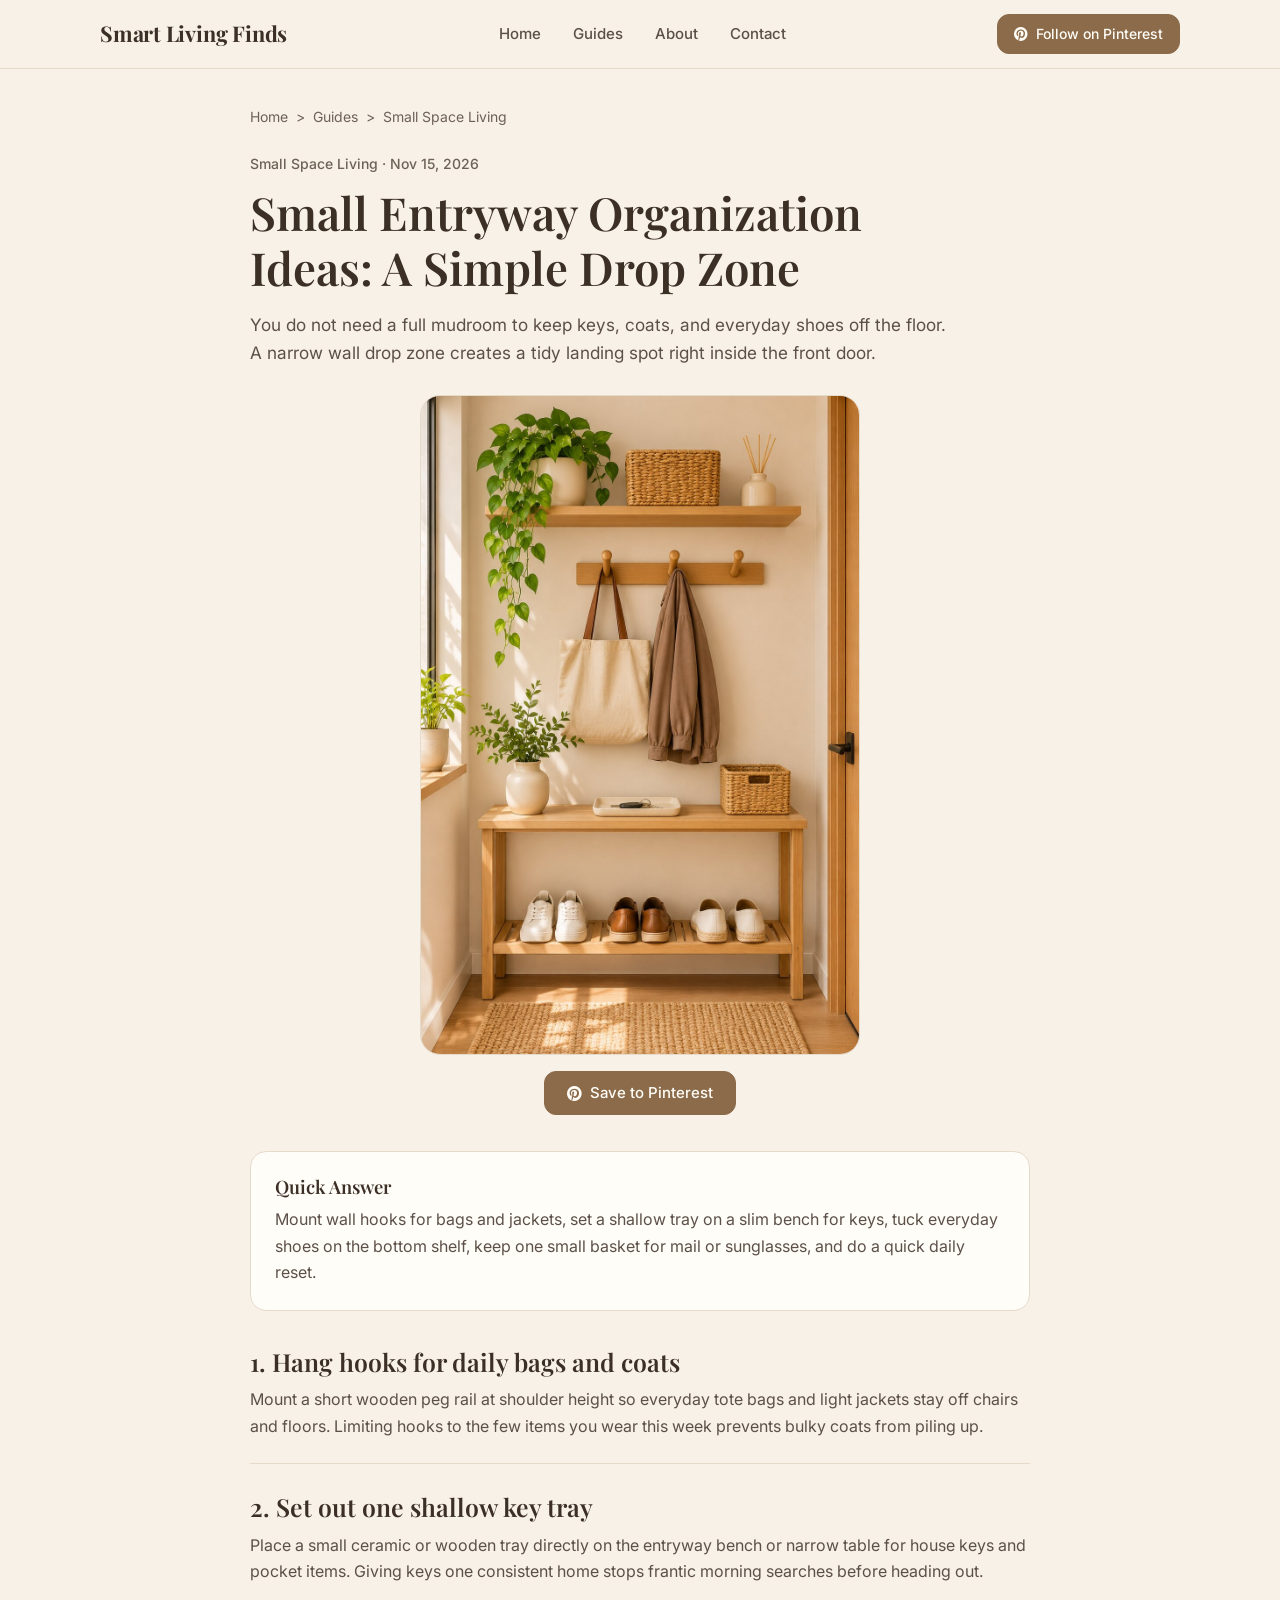
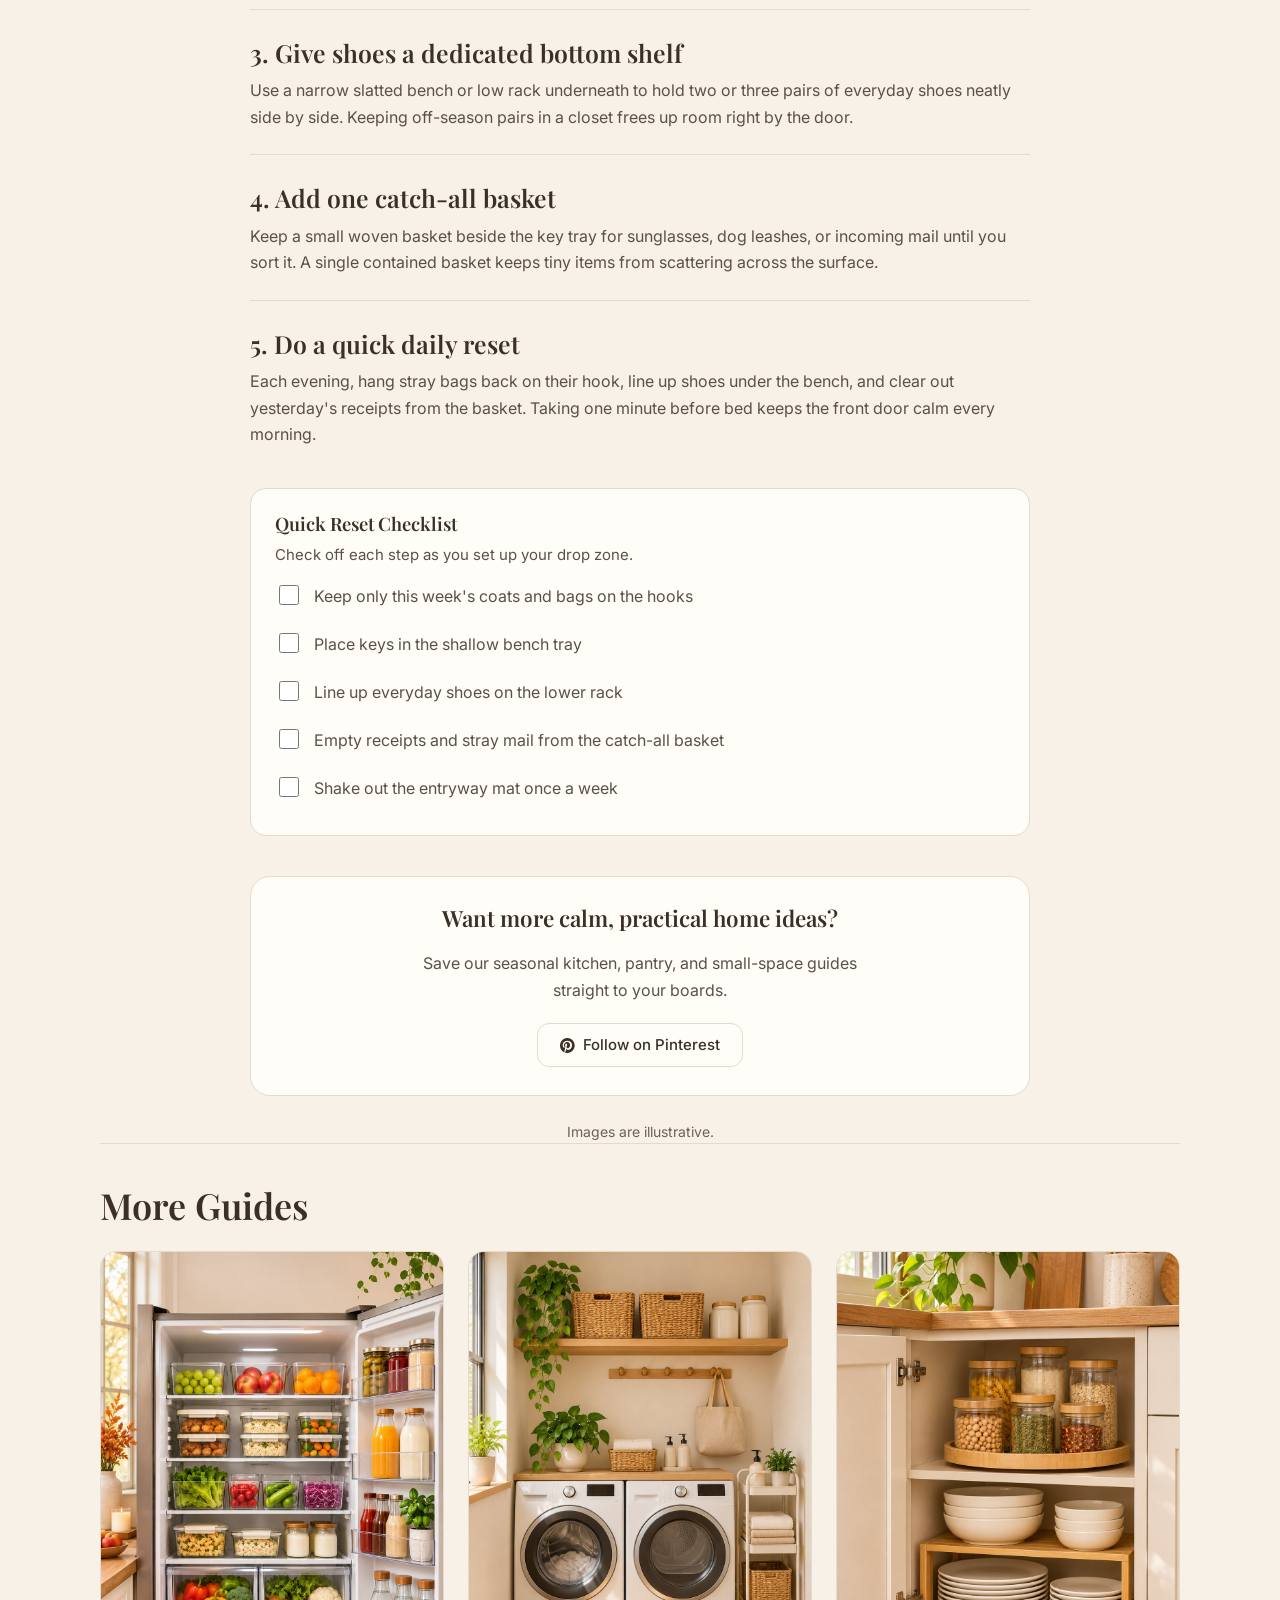
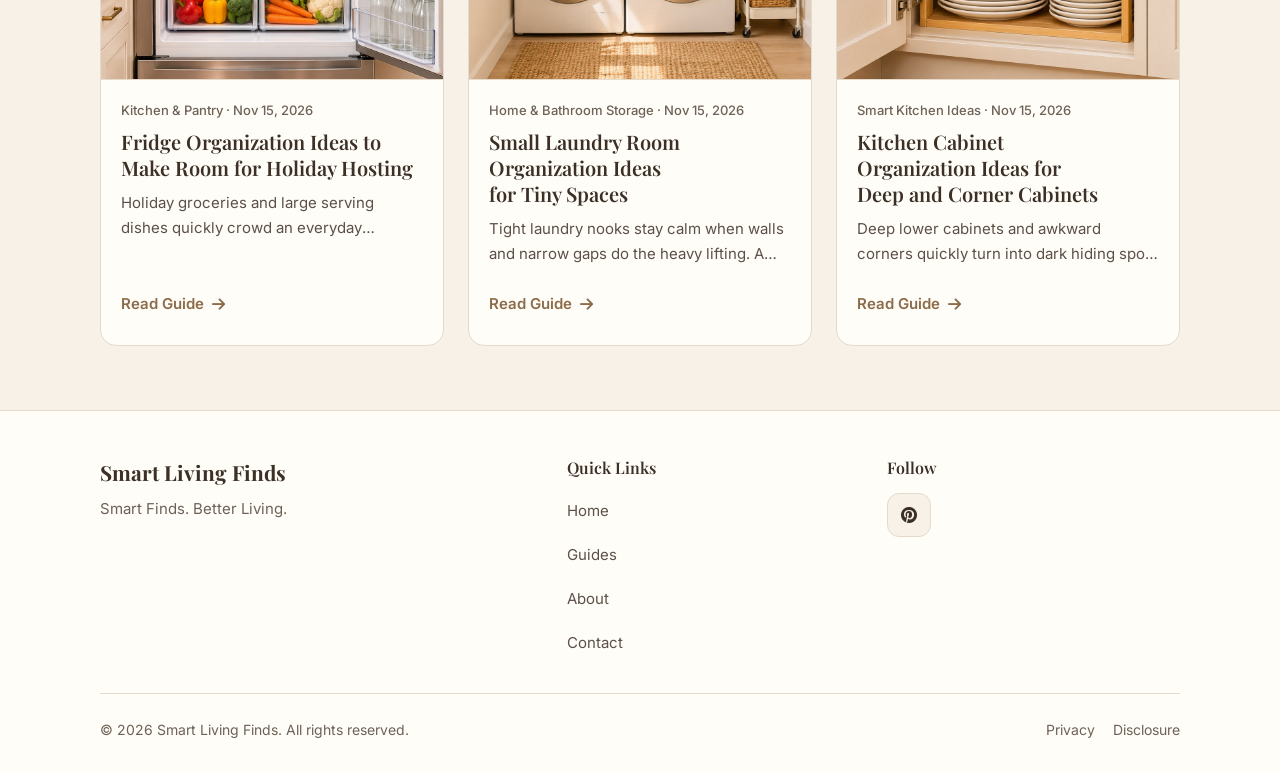
<file: small-entryway-organization.html>
<!--
  =====================================================================
  HOW TO CUSTOMIZE small-entryway-organization.html
  1. Paste your Pinterest website claim tag on the marked line inside <head>.
  2. Replace YOUR-DOMAIN with your live website domain when publishing.
  3. Edit this guide's title, date, image, and tips inside site-config.js.
  4. All shared brand text, colors, and navigation links come from site-config.js.
  =====================================================================
-->
<!DOCTYPE html>
<html lang="en">
<head>
  <meta charset="UTF-8" />
  <meta name="viewport" content="width=device-width, initial-scale=1.0" />

  <!-- STATIC SEO & PINTEREST RICH PIN META TAGS -->
  <title>Small Entryway Organization Ideas: A Simple Drop Zone | Smart Living Finds</title>
  <meta name="description" content="Simple small entryway organization ideas with wall hooks, a key tray, shoe storage, a catch-all basket, and a quick daily reset." />
  <link rel="canonical" href="https://YOUR-DOMAIN/small-entryway-organization.html" />

  <!-- Open Graph & Pinterest Article Rich Pin Tags -->
  <meta property="og:title" content="Small Entryway Organization Ideas: A Simple Drop Zone" />
  <meta property="og:description" content="Simple small entryway organization ideas with wall hooks, a key tray, shoe storage, a catch-all basket, and a quick daily reset." />
  <meta property="og:type" content="article" />
  <meta property="og:site_name" content="Smart Living Finds" />
  <meta property="og:url" content="https://YOUR-DOMAIN/small-entryway-organization.html" />
  <meta property="og:image" content="https://YOUR-DOMAIN/images/small-entryway-pin.jpg" />
  <meta property="article:published_time" content="2026-11-15T08:00:00Z" />
  <meta name="twitter:card" content="summary_large_image" />

  <!-- PASTE YOUR PINTEREST CLAIM META TAG HERE -->

  <!-- Article Structured Data for Search & Rich Pins -->
  <script type="application/ld+json">
  {
    "@context": "https://schema.org",
    "@type": "Article",
    "headline": "Small Entryway Organization Ideas: A Simple Drop Zone",
    "image": "https://YOUR-DOMAIN/images/small-entryway-pin.jpg",
    "author": {
      "@type": "Organization",
      "name": "Smart Living Finds"
    },
    "publisher": {
      "@type": "Organization",
      "name": "Smart Living Finds"
    },
    "datePublished": "2026-11-15"
  }
  </script>

  <!-- Google Fonts: Playfair Display for headings and Inter for body copy -->
  <link rel="preconnect" href="https://fonts.googleapis.com" />
  <link rel="preconnect" href="https://fonts.gstatic.com" crossorigin />
  <link href="https://fonts.googleapis.com/css2?family=Inter:wght@400;500;600&family=Playfair+Display:wght@500;600;700&display=swap" rel="stylesheet" />

  <!-- Font Awesome icons -->
  <link rel="stylesheet" href="https://cdnjs.cloudflare.com/ajax/libs/font-awesome/6.5.1/css/all.min.css" crossorigin="anonymous" referrerpolicy="no-referrer" />

  <link rel="stylesheet" href="style.css" />
  <script src="site-config.js"></script>
</head>
<body>
  <!-- SHARED NAVBAR -->
  <header class="site-header">
    <div class="container header-inner">
      <a href="index.html#home" class="brand-link" id="header-brand">Smart Living Finds</a>

      <nav class="nav-desktop" aria-label="Primary navigation" id="nav-desktop"></nav>

      <div class="header-actions">
        <a href="https://www.pinterest.com/smartlivingfindsclub/" target="_blank" rel="noopener noreferrer" class="btn btn-primary btn-sm header-pinterest-desktop" id="header-pinterest-btn">
          <i class="fa-brands fa-pinterest" aria-hidden="true"></i>
          <span>Follow on Pinterest</span>
        </a>
        <button type="button" class="nav-toggle" id="nav-toggle" aria-expanded="false" aria-controls="nav-mobile" aria-label="Open menu">
          <i class="fa-solid fa-bars" aria-hidden="true"></i>
        </button>
      </div>
    </div>

    <nav class="nav-mobile" id="nav-mobile" aria-label="Mobile navigation"></nav>
  </header>

  <main class="guide-main">
    <div class="container">
      <article class="guide-article">
        <!-- BREADCRUMB -->
        <nav class="breadcrumb" aria-label="Breadcrumb">
          <a href="index.html#home">Home</a>
          <span aria-hidden="true">&gt;</span>
          <a href="index.html#guides">Guides</a>
          <span aria-hidden="true">&gt;</span>
          <span id="breadcrumb-category">Small Space Living</span>
        </nav>

        <!-- GUIDE HEADER -->
        <header class="guide-header">
          <div class="guide-header-meta" id="guide-meta"></div>
          <h1 class="guide-title" id="guide-title"></h1>
          <p class="guide-intro" id="guide-intro"></p>
        </header>

        <!-- 2:3 HERO IMAGE & SAVE TO PINTEREST -->
        <div class="guide-hero-block">
          <div class="guide-hero-frame" id="guide-hero-frame"></div>
          <div class="save-pin-wrap">
            <a href="#" target="_blank" rel="noopener noreferrer" class="btn btn-primary" id="save-pinterest-btn">
              <i class="fa-brands fa-pinterest" aria-hidden="true"></i>
              <span>Save to Pinterest</span>
            </a>
          </div>
        </div>

        <!-- QUICK ANSWER BOX -->
        <section class="quick-answer-box is-hidden" id="quick-answer-box" aria-labelledby="quick-answer-heading">
          <h2 class="quick-answer-label" id="quick-answer-heading">Quick Answer</h2>
          <p id="guide-quick-answer"></p>
        </section>

        <!-- NUMBERED TIPS -->
        <section class="tips-list" id="guide-tips" aria-label="Organizing tips"></section>

        <!-- OPTIONAL CHECKLIST -->
        <section class="guide-checklist-box is-hidden" id="guide-checklist-box" aria-labelledby="guide-checklist-heading">
          <h2 class="quick-answer-label" id="guide-checklist-heading">Quick Reset Checklist</h2>
          <p style="font-size: 0.9375rem;">Check off each step as you set up your drop zone.</p>
          <ul class="checklist-items" id="guide-checklist-items"></ul>
        </section>

        <!-- FOLLOW ON PINTEREST CTA -->
        <section class="guide-cta-box" id="guide-follow-cta">
          <h2 style="font-size: 1.4rem; margin-bottom: 4px;">Want more calm, practical home ideas?</h2>
          <p style="max-width: 48ch; margin-bottom: 6px;">Save our seasonal kitchen, pantry, and small-space guides straight to your boards.</p>
          <a href="https://www.pinterest.com/smartlivingfindsclub/" target="_blank" rel="noopener noreferrer" class="btn btn-outline" id="guide-follow-btn">
            <i class="fa-brands fa-pinterest" aria-hidden="true"></i>
            <span>Follow on Pinterest</span>
          </a>
        </section>

        <p class="guide-illustrative-note">Images are illustrative.</p>
      </article>

      <!-- MORE GUIDES -->
      <section class="more-guides-section" id="more-guides-section" aria-labelledby="more-guides-heading">
        <h2 class="section-heading" id="more-guides-heading" style="margin-bottom: 24px;">More Guides</h2>
        <div class="guides-grid" id="more-guides-grid"></div>
      </section>
    </div>
  </main>

  <!-- SHARED FOOTER -->
  <footer class="site-footer">
    <div class="container">
      <div class="footer-grid">
        <div>
          <div class="footer-brand" id="footer-brand">Smart Living Finds</div>
          <p class="footer-tagline" id="footer-tagline">Smart Finds. Better Living.</p>
        </div>

        <div>
          <div class="footer-heading">Quick Links</div>
          <ul class="footer-links" id="footer-quick-links"></ul>
        </div>

        <div id="footer-social-col">
          <div class="footer-heading">Follow</div>
          <div class="social-icons" id="footer-social-icons"></div>
        </div>
      </div>

      <div class="footer-bottom">
        <span id="footer-copyright"></span>
        <div class="footer-legal-links">
          <a href="index.html#privacy">Privacy</a>
          <a href="index.html#disclosure">Disclosure</a>
        </div>
      </div>
    </div>
  </footer>

  <script>
    (function () {
      "use strict";

      if (typeof SITE === "undefined") {
        return;
      }

      function isPresent(value) {
        return typeof value === "string" && value.trim() !== "" && value.trim().toLowerCase() !== "none";
      }

      function makeGuideSlug(title) {
        return String(title || "guide")
          .toLowerCase()
          .replace(/[^a-z0-9]+/g, "-")
          .replace(/^-+|-+$/g, "");
      }

      function getGuideUrl(guide) {
        if (isPresent(guide.page)) {
          return guide.page;
        }
        return "guide-template.html?guide=" + encodeURIComponent(makeGuideSlug(guide.title));
      }

      function findCurrentGuide() {
        var guides = SITE.GUIDES || [];
        var currentFile = window.location.pathname.split("/").pop();
        for (var i = 0; i < guides.length; i++) {
          if (guides[i].page === currentFile) {
            return guides[i];
          }
        }
        return guides[2] || guides[0] || null;
      }

      function applyTheme() {
        var root = document.documentElement;
        var t = SITE.theme || {};
        if (isPresent(t.background)) root.style.setProperty("--bg", t.background);
        if (isPresent(t.card)) root.style.setProperty("--card", t.card);
        if (isPresent(t.accent)) root.style.setProperty("--accent", t.accent);
        if (isPresent(t.accentHover)) root.style.setProperty("--accent-hover", t.accentHover);
        if (isPresent(t.heading)) root.style.setProperty("--heading", t.heading);
        if (isPresent(t.body)) root.style.setProperty("--body", t.body);
        if (isPresent(t.muted)) root.style.setProperty("--muted", t.muted);
        if (isPresent(t.border)) root.style.setProperty("--border", t.border);
      }

      function getCategoryDisplayName(filterKey) {
        var categories = SITE.categories || [];
        for (var i = 0; i < categories.length; i++) {
          if (categories[i].filterKey === filterKey || categories[i].name === filterKey) {
            return categories[i].name;
          }
        }
        return filterKey;
      }

      function formatDate(dateStr) {
        if (!isPresent(dateStr)) return "";
        var parsed = new Date(dateStr + "T00:00:00");
        if (isNaN(parsed.getTime())) return "";
        return parsed.toLocaleDateString("en-US", {
          month: "short",
          day: "numeric",
          year: "numeric"
        });
      }

      function createPlaceholder() {
        var box = document.createElement("div");
        box.className = "img-placeholder";
        return box;
      }

      function createSafeImage(src, alt) {
        if (!isPresent(src)) {
          return createPlaceholder();
        }
        var img = document.createElement("img");
        img.src = src;
        img.alt = alt;
        img.loading = "lazy";
        img.decoding = "async";
        img.addEventListener("error", function () {
          var parent = img.parentElement;
          if (parent) {
            img.remove();
            parent.appendChild(createPlaceholder());
          }
        });
        return img;
      }

      function renderSharedHeaderAndFooter() {
        if (isPresent(SITE.favicon)) {
          var iconLink = document.createElement("link");
          iconLink.rel = "icon";
          iconLink.href = SITE.favicon;
          document.head.appendChild(iconLink);
        }

        var brandEl = document.getElementById("header-brand");
        if (isPresent(SITE.logo)) {
          brandEl.innerHTML = "";
          var logoImg = document.createElement("img");
          logoImg.src = SITE.logo;
          logoImg.alt = SITE.brandName;
          logoImg.className = "brand-logo-img";
          brandEl.appendChild(logoImg);
        } else {
          brandEl.textContent = SITE.brandName;
        }

        var desktopNav = document.getElementById("nav-desktop");
        var mobileNav = document.getElementById("nav-mobile");
        (SITE.nav || []).forEach(function (item) {
          var href = "index.html#" + item.target;

          var aDesktop = document.createElement("a");
          aDesktop.href = href;
          aDesktop.className = "nav-link";
          aDesktop.textContent = item.label;
          desktopNav.appendChild(aDesktop);

          var aMobile = document.createElement("a");
          aMobile.href = href;
          aMobile.className = "nav-link";
          aMobile.textContent = item.label;
          mobileNav.appendChild(aMobile);
        });

        var pinterestUrl = SITE.social && SITE.social.pinterest;
        var headerPinBtn = document.getElementById("header-pinterest-btn");
        var ctaBox = document.getElementById("guide-follow-cta");
        var followBtn = document.getElementById("guide-follow-btn");

        if (isPresent(pinterestUrl)) {
          headerPinBtn.href = pinterestUrl;
          followBtn.href = pinterestUrl;

          var mobilePinBtn = document.createElement("a");
          mobilePinBtn.href = pinterestUrl;
          mobilePinBtn.target = "_blank";
          mobilePinBtn.rel = "noopener noreferrer";
          mobilePinBtn.className = "btn btn-primary btn-sm";
          mobilePinBtn.innerHTML = '<i class="fa-brands fa-pinterest" aria-hidden="true"></i><span>Follow on Pinterest</span>';
          mobileNav.appendChild(mobilePinBtn);
        } else {
          headerPinBtn.classList.add("is-hidden");
          ctaBox.classList.add("is-hidden");
        }

        var toggleBtn = document.getElementById("nav-toggle");
        toggleBtn.addEventListener("click", function () {
          var isOpen = mobileNav.classList.toggle("is-open");
          toggleBtn.setAttribute("aria-expanded", String(isOpen));
          toggleBtn.setAttribute("aria-label", isOpen ? "Close menu" : "Open menu");
        });

        document.getElementById("footer-brand").textContent = SITE.brandName;
        document.getElementById("footer-tagline").textContent = SITE.tagline;

        var quickLinks = document.getElementById("footer-quick-links");
        (SITE.nav || []).forEach(function (item) {
          var li = document.createElement("li");
          var a = document.createElement("a");
          a.href = "index.html#" + item.target;
          a.textContent = item.label;
          li.appendChild(a);
          quickLinks.appendChild(li);
        });

        var socialWrap = document.getElementById("footer-social-icons");
        var socialCol = document.getElementById("footer-social-col");
        var socialConfig = [
          { key: "pinterest", label: "Pinterest", icon: "fa-brands fa-pinterest" },
          { key: "instagram", label: "Instagram", icon: "fa-brands fa-instagram" },
          { key: "youtube", label: "YouTube", icon: "fa-brands fa-youtube" },
          { key: "email", label: "Email", icon: "fa-regular fa-envelope", isEmail: true }
        ];

        var addedSocial = 0;
        socialConfig.forEach(function (item) {
          var val = SITE.social && SITE.social[item.key];
          if (!isPresent(val)) return;
          var a = document.createElement("a");
          a.href = item.isEmail ? "mailto:" + val : val;
          if (!item.isEmail) {
            a.target = "_blank";
            a.rel = "noopener noreferrer";
          }
          a.className = "social-icon-link";
          a.setAttribute("aria-label", item.label);
          a.innerHTML = '<i class="' + item.icon + '" aria-hidden="true"></i>';
          socialWrap.appendChild(a);
          addedSocial++;
        });

        if (addedSocial === 0) {
          socialCol.classList.add("is-hidden");
        }

        var year = new Date().getFullYear();
        document.getElementById("footer-copyright").textContent =
          "© " + year + " " + SITE.brandName + ". All rights reserved.";
      }

      function renderGuideContent(GUIDE) {
        if (!GUIDE) return;

        var categoryName = getCategoryDisplayName(GUIDE.category);
        var formattedDate = formatDate(GUIDE.date);
        var introText = isPresent(GUIDE.intro) ? GUIDE.intro : GUIDE.shortText;

        document.title = GUIDE.title + " | " + SITE.brandName;
        document.getElementById("breadcrumb-category").textContent = categoryName;
        document.getElementById("guide-meta").textContent = formattedDate
          ? categoryName + " · " + formattedDate
          : categoryName;

        document.getElementById("guide-title").textContent = GUIDE.title;
        document.getElementById("guide-intro").textContent = introText || "";

        if (isPresent(GUIDE.quickAnswer)) {
          document.getElementById("quick-answer-box").classList.remove("is-hidden");
          document.getElementById("guide-quick-answer").textContent = GUIDE.quickAnswer;
        }

        var heroFrame = document.getElementById("guide-hero-frame");
        heroFrame.appendChild(createSafeImage(GUIDE.image, GUIDE.imageAlt || GUIDE.title));

        var mediaUrl = "";
        if (isPresent(GUIDE.image)) {
          try {
            mediaUrl = new URL(GUIDE.image, window.location.href).href;
          } catch (e) {
            mediaUrl = GUIDE.image;
          }
          var ogImg = document.querySelector('meta[property="og:image"]');
          if (ogImg) ogImg.setAttribute("content", mediaUrl);
        } else {
          var ogImgMeta = document.querySelector('meta[property="og:image"]');
          mediaUrl = ogImgMeta ? ogImgMeta.getAttribute("content") || "" : "";
        }

        if (isPresent(GUIDE.date)) {
          var pubMeta = document.querySelector('meta[property="article:published_time"]');
          if (pubMeta) pubMeta.setAttribute("content", GUIDE.date + "T08:00:00Z");
        }

        var saveBtn = document.getElementById("save-pinterest-btn");
        var pinParams =
          "?url=" + encodeURIComponent(window.location.href) +
          "&media=" + encodeURIComponent(mediaUrl) +
          "&description=" + encodeURIComponent(GUIDE.title);
        saveBtn.href = "https://www.pinterest.com/pin/create/button/" + pinParams;

        var tipsWrap = document.getElementById("guide-tips");
        (GUIDE.tips || []).forEach(function (tip) {
          var sec = document.createElement("section");
          sec.className = "tip-section";
          var h2 = document.createElement("h2");
          h2.className = "tip-heading";
          h2.textContent = tip.heading;
          var p = document.createElement("p");
          p.textContent = tip.text;
          sec.appendChild(h2);
          sec.appendChild(p);
          tipsWrap.appendChild(sec);
        });

        var checklist = GUIDE.checklist || [];
        if (checklist.length > 0) {
          var box = document.getElementById("guide-checklist-box");
          var listEl = document.getElementById("guide-checklist-items");
          box.classList.remove("is-hidden");

          checklist.forEach(function (itemText, idx) {
            var li = document.createElement("li");
            var label = document.createElement("label");
            label.className = "checklist-label";
            var cb = document.createElement("input");
            cb.type = "checkbox";
            cb.id = "check-item-" + idx;
            var span = document.createElement("span");
            span.textContent = itemText;
            label.appendChild(cb);
            label.appendChild(span);
            li.appendChild(label);
            listEl.appendChild(li);
          });
        }
      }

      function renderMoreGuides(currentGuide) {
        var grid = document.getElementById("more-guides-grid");
        var section = document.getElementById("more-guides-section");
        var guides = (SITE.GUIDES || []).filter(function (g) {
          return g.published !== false && (!currentGuide || g.title !== currentGuide.title);
        }).sort(function (a, b) {
          var da = isPresent(a.date) ? Date.parse(a.date + "T00:00:00") : 0;
          var db = isPresent(b.date) ? Date.parse(b.date + "T00:00:00") : 0;
          return (isNaN(db) ? 0 : db) - (isNaN(da) ? 0 : da);
        }).slice(0, 3);

        if (guides.length === 0) {
          section.classList.add("is-hidden");
          return;
        }

        guides.forEach(function (guide) {
          var guideUrl = getGuideUrl(guide);
          var card = document.createElement("article");
          card.className = "guide-card";

          var mediaLink = document.createElement("a");
          mediaLink.href = guideUrl;
          mediaLink.className = "guide-card-media";
          mediaLink.setAttribute("aria-label", guide.title);
          mediaLink.appendChild(createSafeImage(guide.image, guide.imageAlt || guide.title));

          var body = document.createElement("div");
          body.className = "guide-card-body";

          var meta = document.createElement("div");
          meta.className = "guide-meta";
          var formattedDate = formatDate(guide.date);
          meta.textContent = formattedDate
            ? getCategoryDisplayName(guide.category) + " · " + formattedDate
            : getCategoryDisplayName(guide.category);

          var h3 = document.createElement("h3");
          h3.className = "guide-card-title";
          var titleLink = document.createElement("a");
          titleLink.href = guideUrl;
          titleLink.textContent = guide.title;
          h3.appendChild(titleLink);

          var excerpt = document.createElement("p");
          excerpt.className = "guide-card-excerpt";
          excerpt.textContent = guide.shortText;

          var readLink = document.createElement("a");
          readLink.href = guideUrl;
          readLink.className = "guide-card-link";
          readLink.innerHTML = '<span>Read Guide</span> <i class="fa-solid fa-arrow-right" aria-hidden="true"></i>';

          body.appendChild(meta);
          body.appendChild(h3);
          body.appendChild(excerpt);
          body.appendChild(readLink);

          card.appendChild(mediaLink);
          card.appendChild(body);
          grid.appendChild(card);
        });
      }

      var currentGuide = findCurrentGuide();
      applyTheme();
      renderSharedHeaderAndFooter();
      renderGuideContent(currentGuide);
      renderMoreGuides(currentGuide);
    })();
  </script>
</body>
</html>
</file>
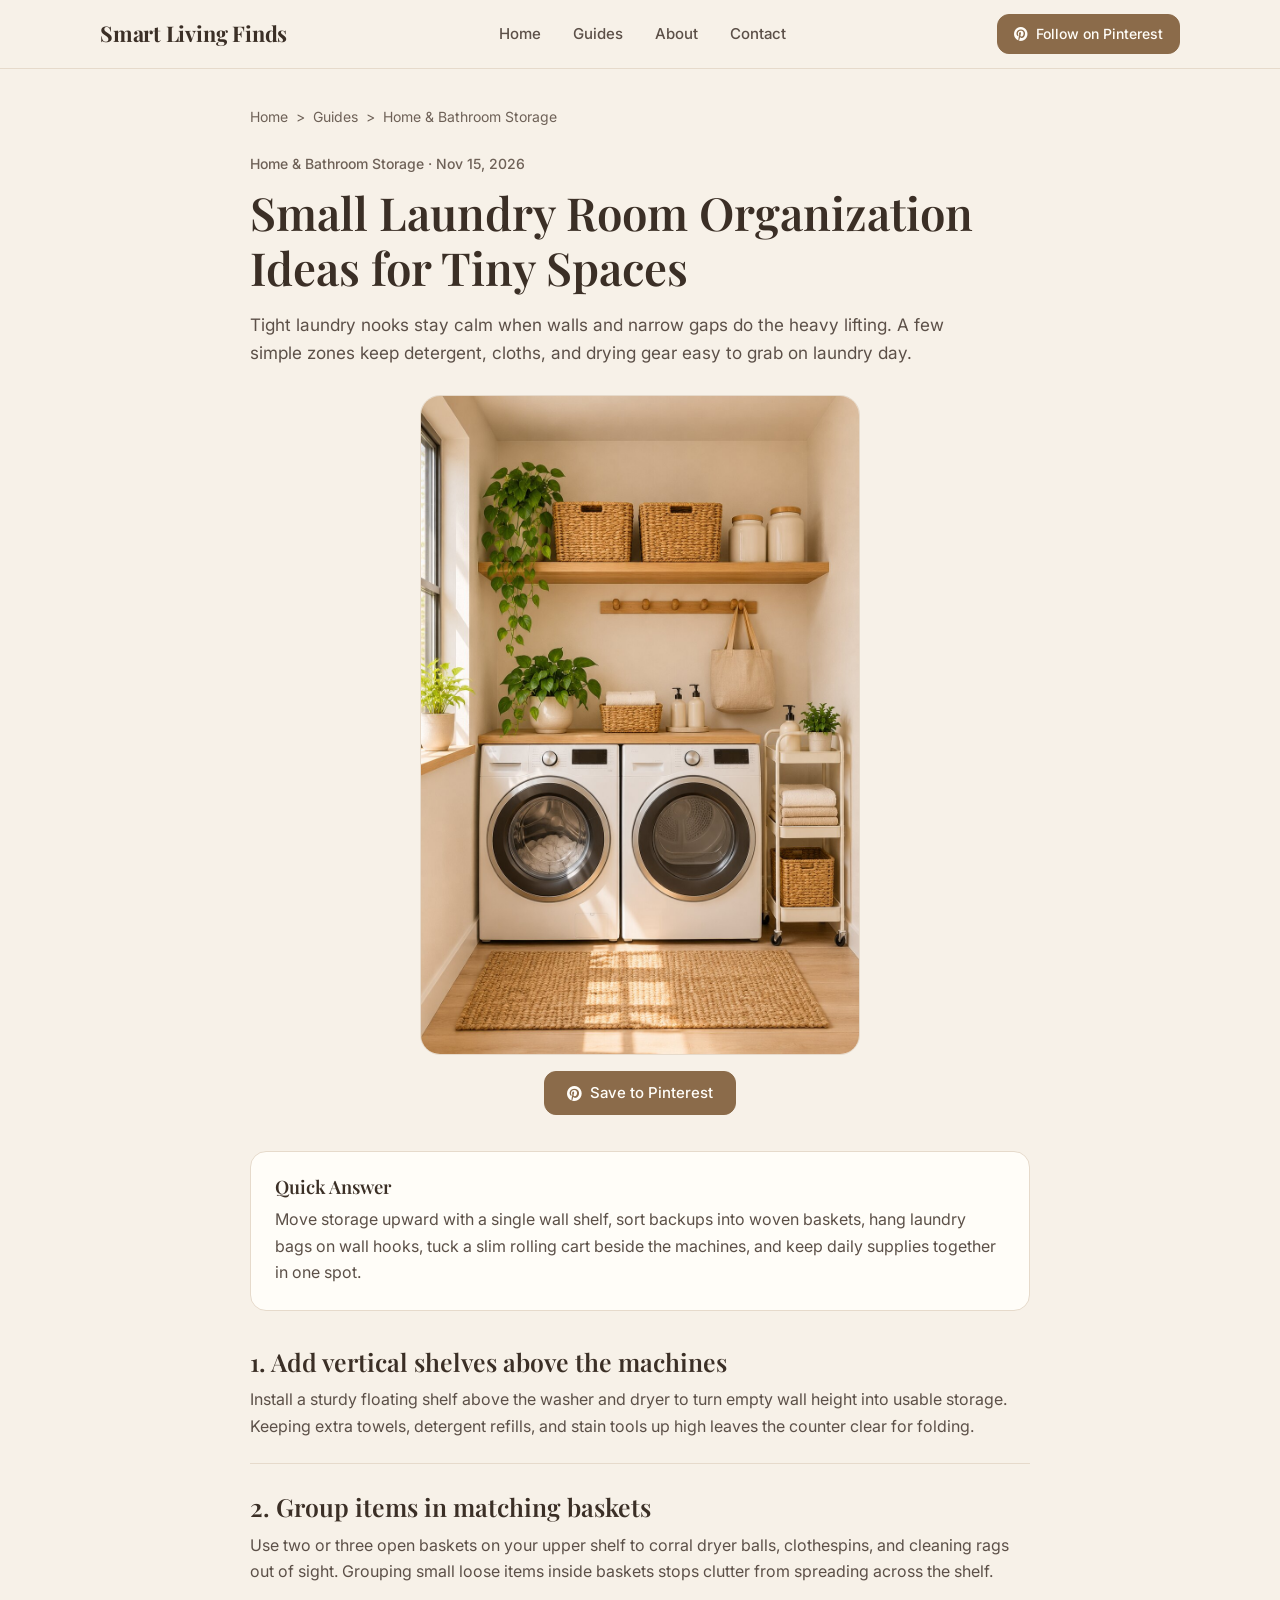
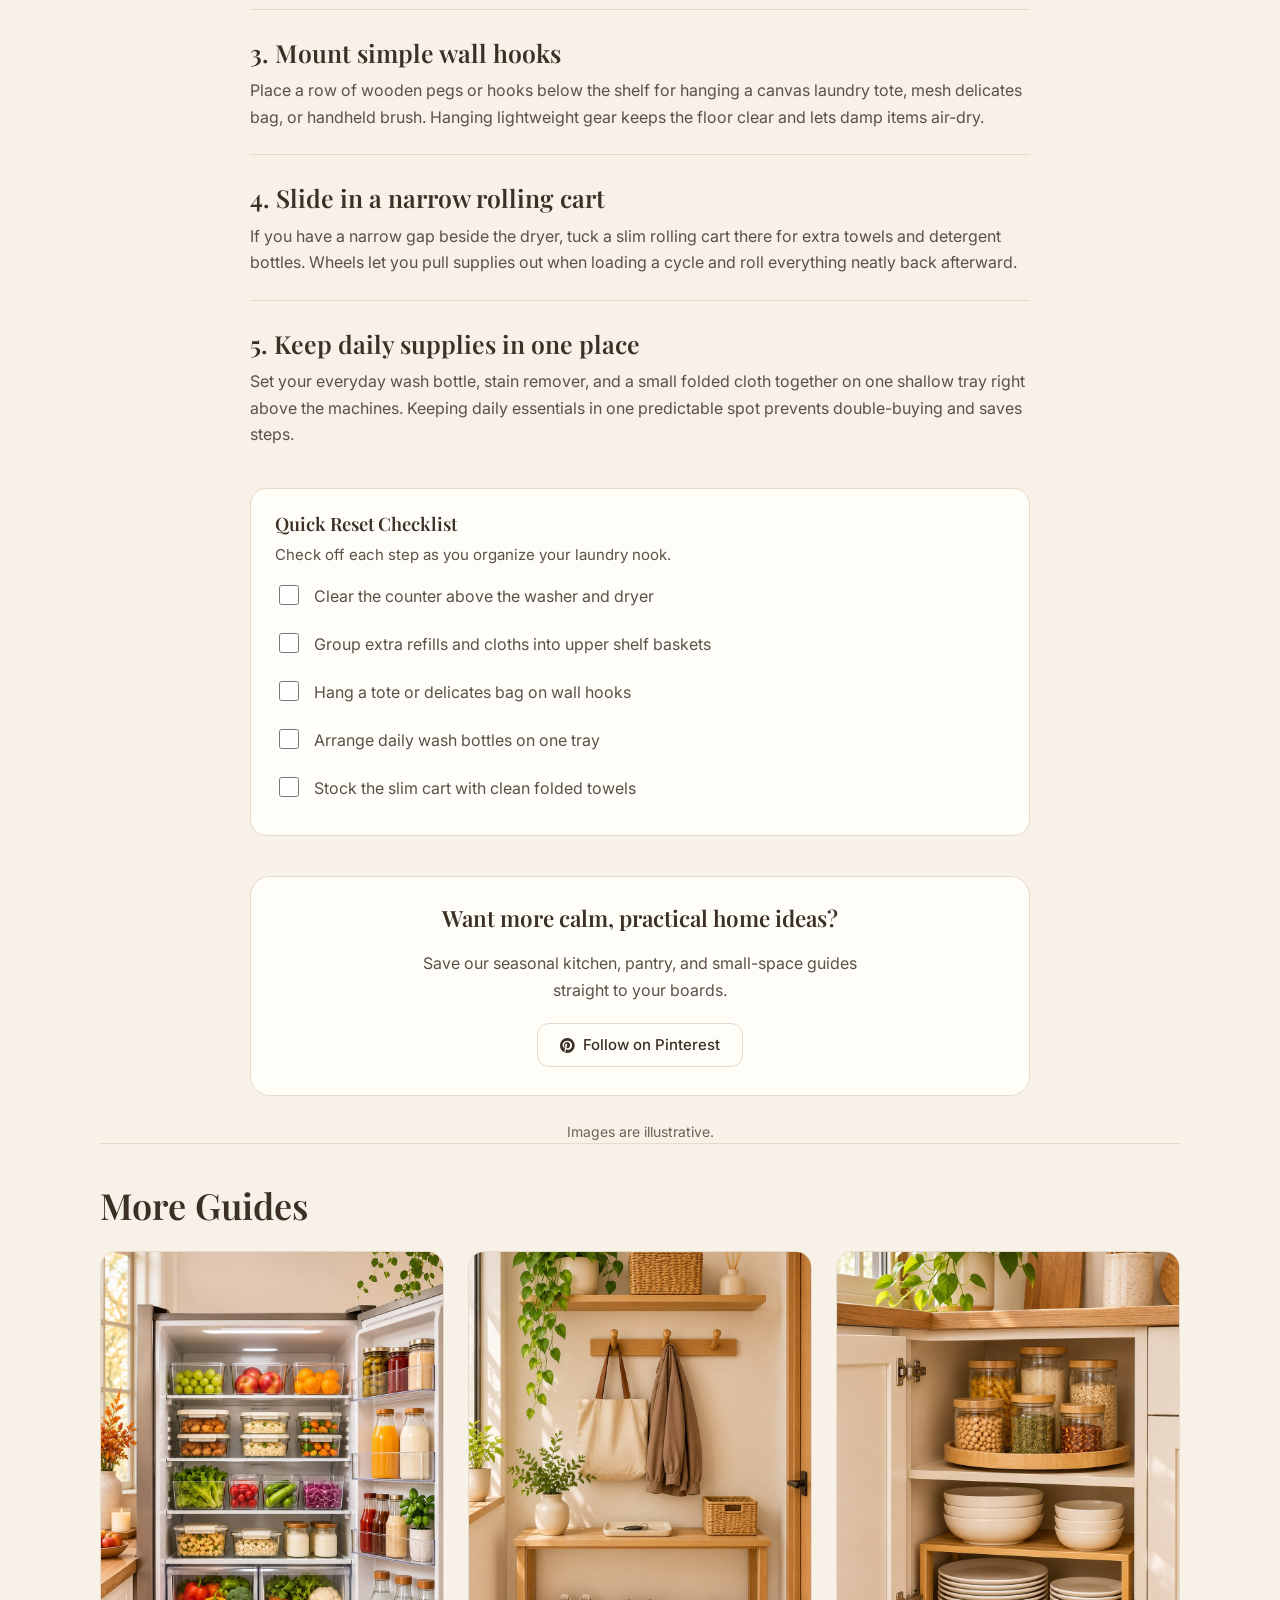
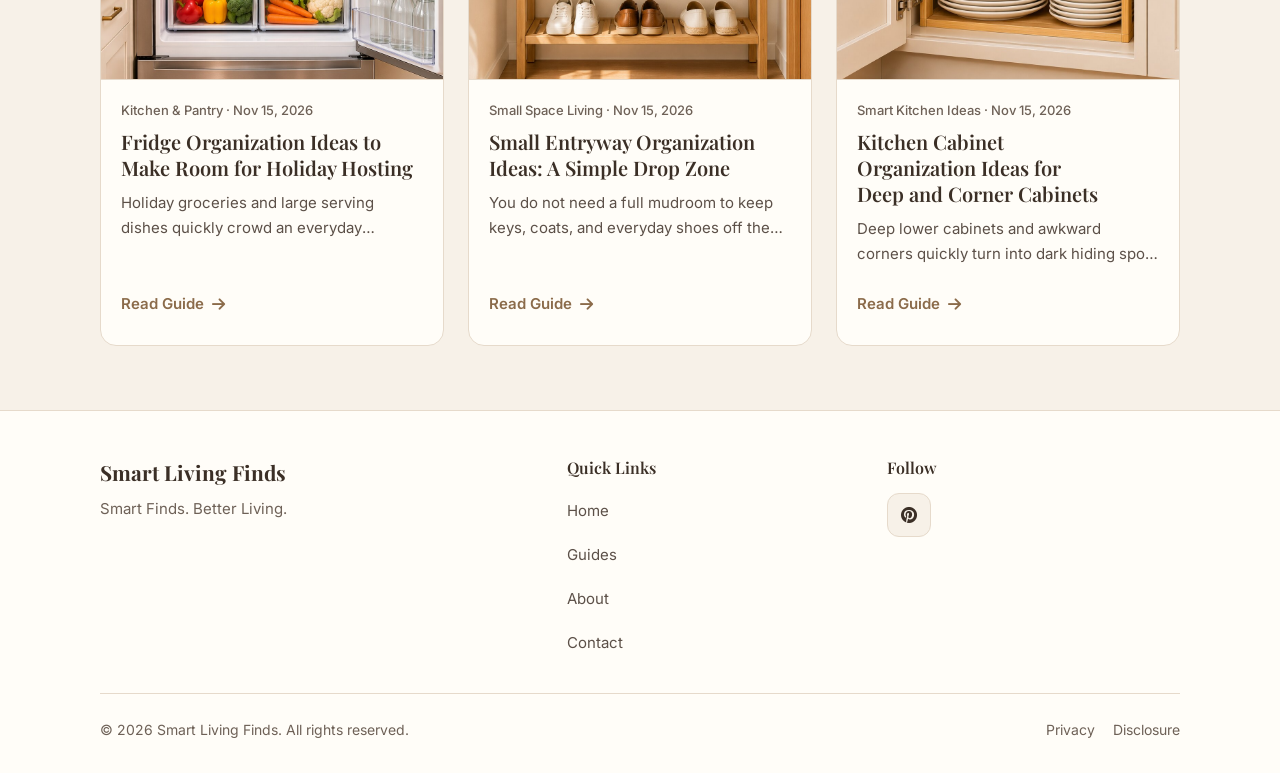
<file: small-laundry-room-organization.html>
<!--
  =====================================================================
  HOW TO CUSTOMIZE small-laundry-room-organization.html
  1. Paste your Pinterest website claim tag on the marked line inside <head>.
  2. Replace YOUR-DOMAIN with your live website domain when publishing.
  3. Edit this guide's title, date, image, and tips inside site-config.js.
  4. All shared brand text, colors, and navigation links come from site-config.js.
  =====================================================================
-->
<!DOCTYPE html>
<html lang="en">
<head>
  <meta charset="UTF-8" />
  <meta name="viewport" content="width=device-width, initial-scale=1.0" />

  <!-- STATIC SEO & PINTEREST RICH PIN META TAGS -->
  <title>Small Laundry Room Organization Ideas for Tiny Spaces | Smart Living Finds</title>
  <meta name="description" content="Practical small laundry room organization ideas using vertical shelves, woven baskets, wall hooks, and a narrow rolling cart to keep daily supplies in one place." />
  <link rel="canonical" href="https://YOUR-DOMAIN/small-laundry-room-organization.html" />

  <!-- Open Graph & Pinterest Article Rich Pin Tags -->
  <meta property="og:title" content="Small Laundry Room Organization Ideas for Tiny Spaces" />
  <meta property="og:description" content="Practical small laundry room organization ideas using vertical shelves, woven baskets, wall hooks, and a narrow rolling cart to keep daily supplies in one place." />
  <meta property="og:type" content="article" />
  <meta property="og:site_name" content="Smart Living Finds" />
  <meta property="og:url" content="https://YOUR-DOMAIN/small-laundry-room-organization.html" />
  <meta property="og:image" content="https://YOUR-DOMAIN/images/small-laundry-room-pin.jpg" />
  <meta property="article:published_time" content="2026-11-15T08:00:00Z" />
  <meta name="twitter:card" content="summary_large_image" />

  <!-- PASTE YOUR PINTEREST CLAIM META TAG HERE -->

  <!-- Article Structured Data for Search & Rich Pins -->
  <script type="application/ld+json">
  {
    "@context": "https://schema.org",
    "@type": "Article",
    "headline": "Small Laundry Room Organization Ideas for Tiny Spaces",
    "image": "https://YOUR-DOMAIN/images/small-laundry-room-pin.jpg",
    "author": {
      "@type": "Organization",
      "name": "Smart Living Finds"
    },
    "publisher": {
      "@type": "Organization",
      "name": "Smart Living Finds"
    },
    "datePublished": "2026-11-15"
  }
  </script>

  <!-- Google Fonts: Playfair Display for headings and Inter for body copy -->
  <link rel="preconnect" href="https://fonts.googleapis.com" />
  <link rel="preconnect" href="https://fonts.gstatic.com" crossorigin />
  <link href="https://fonts.googleapis.com/css2?family=Inter:wght@400;500;600&family=Playfair+Display:wght@500;600;700&display=swap" rel="stylesheet" />

  <!-- Font Awesome icons -->
  <link rel="stylesheet" href="https://cdnjs.cloudflare.com/ajax/libs/font-awesome/6.5.1/css/all.min.css" crossorigin="anonymous" referrerpolicy="no-referrer" />

  <link rel="stylesheet" href="style.css" />
  <script src="site-config.js"></script>
</head>
<body>
  <!-- SHARED NAVBAR -->
  <header class="site-header">
    <div class="container header-inner">
      <a href="index.html#home" class="brand-link" id="header-brand">Smart Living Finds</a>

      <nav class="nav-desktop" aria-label="Primary navigation" id="nav-desktop"></nav>

      <div class="header-actions">
        <a href="https://www.pinterest.com/smartlivingfindsclub/" target="_blank" rel="noopener noreferrer" class="btn btn-primary btn-sm header-pinterest-desktop" id="header-pinterest-btn">
          <i class="fa-brands fa-pinterest" aria-hidden="true"></i>
          <span>Follow on Pinterest</span>
        </a>
        <button type="button" class="nav-toggle" id="nav-toggle" aria-expanded="false" aria-controls="nav-mobile" aria-label="Open menu">
          <i class="fa-solid fa-bars" aria-hidden="true"></i>
        </button>
      </div>
    </div>

    <nav class="nav-mobile" id="nav-mobile" aria-label="Mobile navigation"></nav>
  </header>

  <main class="guide-main">
    <div class="container">
      <article class="guide-article">
        <!-- BREADCRUMB -->
        <nav class="breadcrumb" aria-label="Breadcrumb">
          <a href="index.html#home">Home</a>
          <span aria-hidden="true">&gt;</span>
          <a href="index.html#guides">Guides</a>
          <span aria-hidden="true">&gt;</span>
          <span id="breadcrumb-category">Home &amp; Bathroom Storage</span>
        </nav>

        <!-- GUIDE HEADER -->
        <header class="guide-header">
          <div class="guide-header-meta" id="guide-meta"></div>
          <h1 class="guide-title" id="guide-title"></h1>
          <p class="guide-intro" id="guide-intro"></p>
        </header>

        <!-- 2:3 HERO IMAGE & SAVE TO PINTEREST -->
        <div class="guide-hero-block">
          <div class="guide-hero-frame" id="guide-hero-frame"></div>
          <div class="save-pin-wrap">
            <a href="#" target="_blank" rel="noopener noreferrer" class="btn btn-primary" id="save-pinterest-btn">
              <i class="fa-brands fa-pinterest" aria-hidden="true"></i>
              <span>Save to Pinterest</span>
            </a>
          </div>
        </div>

        <!-- QUICK ANSWER BOX -->
        <section class="quick-answer-box is-hidden" id="quick-answer-box" aria-labelledby="quick-answer-heading">
          <h2 class="quick-answer-label" id="quick-answer-heading">Quick Answer</h2>
          <p id="guide-quick-answer"></p>
        </section>

        <!-- NUMBERED TIPS -->
        <section class="tips-list" id="guide-tips" aria-label="Organizing tips"></section>

        <!-- OPTIONAL CHECKLIST -->
        <section class="guide-checklist-box is-hidden" id="guide-checklist-box" aria-labelledby="guide-checklist-heading">
          <h2 class="quick-answer-label" id="guide-checklist-heading">Quick Reset Checklist</h2>
          <p style="font-size: 0.9375rem;">Check off each step as you organize your laundry nook.</p>
          <ul class="checklist-items" id="guide-checklist-items"></ul>
        </section>

        <!-- FOLLOW ON PINTEREST CTA -->
        <section class="guide-cta-box" id="guide-follow-cta">
          <h2 style="font-size: 1.4rem; margin-bottom: 4px;">Want more calm, practical home ideas?</h2>
          <p style="max-width: 48ch; margin-bottom: 6px;">Save our seasonal kitchen, pantry, and small-space guides straight to your boards.</p>
          <a href="https://www.pinterest.com/smartlivingfindsclub/" target="_blank" rel="noopener noreferrer" class="btn btn-outline" id="guide-follow-btn">
            <i class="fa-brands fa-pinterest" aria-hidden="true"></i>
            <span>Follow on Pinterest</span>
          </a>
        </section>

        <p class="guide-illustrative-note">Images are illustrative.</p>
      </article>

      <!-- MORE GUIDES -->
      <section class="more-guides-section" id="more-guides-section" aria-labelledby="more-guides-heading">
        <h2 class="section-heading" id="more-guides-heading" style="margin-bottom: 24px;">More Guides</h2>
        <div class="guides-grid" id="more-guides-grid"></div>
      </section>
    </div>
  </main>

  <!-- SHARED FOOTER -->
  <footer class="site-footer">
    <div class="container">
      <div class="footer-grid">
        <div>
          <div class="footer-brand" id="footer-brand">Smart Living Finds</div>
          <p class="footer-tagline" id="footer-tagline">Smart Finds. Better Living.</p>
        </div>

        <div>
          <div class="footer-heading">Quick Links</div>
          <ul class="footer-links" id="footer-quick-links"></ul>
        </div>

        <div id="footer-social-col">
          <div class="footer-heading">Follow</div>
          <div class="social-icons" id="footer-social-icons"></div>
        </div>
      </div>

      <div class="footer-bottom">
        <span id="footer-copyright"></span>
        <div class="footer-legal-links">
          <a href="index.html#privacy">Privacy</a>
          <a href="index.html#disclosure">Disclosure</a>
        </div>
      </div>
    </div>
  </footer>

  <script>
    (function () {
      "use strict";

      if (typeof SITE === "undefined") {
        return;
      }

      function isPresent(value) {
        return typeof value === "string" && value.trim() !== "" && value.trim().toLowerCase() !== "none";
      }

      function makeGuideSlug(title) {
        return String(title || "guide")
          .toLowerCase()
          .replace(/[^a-z0-9]+/g, "-")
          .replace(/^-+|-+$/g, "");
      }

      function getGuideUrl(guide) {
        if (isPresent(guide.page)) {
          return guide.page;
        }
        return "guide-template.html?guide=" + encodeURIComponent(makeGuideSlug(guide.title));
      }

      function findCurrentGuide() {
        var guides = SITE.GUIDES || [];
        var currentFile = window.location.pathname.split("/").pop();
        for (var i = 0; i < guides.length; i++) {
          if (guides[i].page === currentFile) {
            return guides[i];
          }
        }
        return guides[1] || guides[0] || null;
      }

      function applyTheme() {
        var root = document.documentElement;
        var t = SITE.theme || {};
        if (isPresent(t.background)) root.style.setProperty("--bg", t.background);
        if (isPresent(t.card)) root.style.setProperty("--card", t.card);
        if (isPresent(t.accent)) root.style.setProperty("--accent", t.accent);
        if (isPresent(t.accentHover)) root.style.setProperty("--accent-hover", t.accentHover);
        if (isPresent(t.heading)) root.style.setProperty("--heading", t.heading);
        if (isPresent(t.body)) root.style.setProperty("--body", t.body);
        if (isPresent(t.muted)) root.style.setProperty("--muted", t.muted);
        if (isPresent(t.border)) root.style.setProperty("--border", t.border);
      }

      function getCategoryDisplayName(filterKey) {
        var categories = SITE.categories || [];
        for (var i = 0; i < categories.length; i++) {
          if (categories[i].filterKey === filterKey || categories[i].name === filterKey) {
            return categories[i].name;
          }
        }
        return filterKey;
      }

      function formatDate(dateStr) {
        if (!isPresent(dateStr)) return "";
        var parsed = new Date(dateStr + "T00:00:00");
        if (isNaN(parsed.getTime())) return "";
        return parsed.toLocaleDateString("en-US", {
          month: "short",
          day: "numeric",
          year: "numeric"
        });
      }

      function createPlaceholder() {
        var box = document.createElement("div");
        box.className = "img-placeholder";
        return box;
      }

      function createSafeImage(src, alt) {
        if (!isPresent(src)) {
          return createPlaceholder();
        }
        var img = document.createElement("img");
        img.src = src;
        img.alt = alt;
        img.loading = "lazy";
        img.decoding = "async";
        img.addEventListener("error", function () {
          var parent = img.parentElement;
          if (parent) {
            img.remove();
            parent.appendChild(createPlaceholder());
          }
        });
        return img;
      }

      function renderSharedHeaderAndFooter() {
        if (isPresent(SITE.favicon)) {
          var iconLink = document.createElement("link");
          iconLink.rel = "icon";
          iconLink.href = SITE.favicon;
          document.head.appendChild(iconLink);
        }

        var brandEl = document.getElementById("header-brand");
        if (isPresent(SITE.logo)) {
          brandEl.innerHTML = "";
          var logoImg = document.createElement("img");
          logoImg.src = SITE.logo;
          logoImg.alt = SITE.brandName;
          logoImg.className = "brand-logo-img";
          brandEl.appendChild(logoImg);
        } else {
          brandEl.textContent = SITE.brandName;
        }

        var desktopNav = document.getElementById("nav-desktop");
        var mobileNav = document.getElementById("nav-mobile");
        (SITE.nav || []).forEach(function (item) {
          var href = "index.html#" + item.target;

          var aDesktop = document.createElement("a");
          aDesktop.href = href;
          aDesktop.className = "nav-link";
          aDesktop.textContent = item.label;
          desktopNav.appendChild(aDesktop);

          var aMobile = document.createElement("a");
          aMobile.href = href;
          aMobile.className = "nav-link";
          aMobile.textContent = item.label;
          mobileNav.appendChild(aMobile);
        });

        var pinterestUrl = SITE.social && SITE.social.pinterest;
        var headerPinBtn = document.getElementById("header-pinterest-btn");
        var ctaBox = document.getElementById("guide-follow-cta");
        var followBtn = document.getElementById("guide-follow-btn");

        if (isPresent(pinterestUrl)) {
          headerPinBtn.href = pinterestUrl;
          followBtn.href = pinterestUrl;

          var mobilePinBtn = document.createElement("a");
          mobilePinBtn.href = pinterestUrl;
          mobilePinBtn.target = "_blank";
          mobilePinBtn.rel = "noopener noreferrer";
          mobilePinBtn.className = "btn btn-primary btn-sm";
          mobilePinBtn.innerHTML = '<i class="fa-brands fa-pinterest" aria-hidden="true"></i><span>Follow on Pinterest</span>';
          mobileNav.appendChild(mobilePinBtn);
        } else {
          headerPinBtn.classList.add("is-hidden");
          ctaBox.classList.add("is-hidden");
        }

        var toggleBtn = document.getElementById("nav-toggle");
        toggleBtn.addEventListener("click", function () {
          var isOpen = mobileNav.classList.toggle("is-open");
          toggleBtn.setAttribute("aria-expanded", String(isOpen));
          toggleBtn.setAttribute("aria-label", isOpen ? "Close menu" : "Open menu");
        });

        document.getElementById("footer-brand").textContent = SITE.brandName;
        document.getElementById("footer-tagline").textContent = SITE.tagline;

        var quickLinks = document.getElementById("footer-quick-links");
        (SITE.nav || []).forEach(function (item) {
          var li = document.createElement("li");
          var a = document.createElement("a");
          a.href = "index.html#" + item.target;
          a.textContent = item.label;
          li.appendChild(a);
          quickLinks.appendChild(li);
        });

        var socialWrap = document.getElementById("footer-social-icons");
        var socialCol = document.getElementById("footer-social-col");
        var socialConfig = [
          { key: "pinterest", label: "Pinterest", icon: "fa-brands fa-pinterest" },
          { key: "instagram", label: "Instagram", icon: "fa-brands fa-instagram" },
          { key: "youtube", label: "YouTube", icon: "fa-brands fa-youtube" },
          { key: "email", label: "Email", icon: "fa-regular fa-envelope", isEmail: true }
        ];

        var addedSocial = 0;
        socialConfig.forEach(function (item) {
          var val = SITE.social && SITE.social[item.key];
          if (!isPresent(val)) return;
          var a = document.createElement("a");
          a.href = item.isEmail ? "mailto:" + val : val;
          if (!item.isEmail) {
            a.target = "_blank";
            a.rel = "noopener noreferrer";
          }
          a.className = "social-icon-link";
          a.setAttribute("aria-label", item.label);
          a.innerHTML = '<i class="' + item.icon + '" aria-hidden="true"></i>';
          socialWrap.appendChild(a);
          addedSocial++;
        });

        if (addedSocial === 0) {
          socialCol.classList.add("is-hidden");
        }

        var year = new Date().getFullYear();
        document.getElementById("footer-copyright").textContent =
          "© " + year + " " + SITE.brandName + ". All rights reserved.";
      }

      function renderGuideContent(GUIDE) {
        if (!GUIDE) return;

        var categoryName = getCategoryDisplayName(GUIDE.category);
        var formattedDate = formatDate(GUIDE.date);
        var introText = isPresent(GUIDE.intro) ? GUIDE.intro : GUIDE.shortText;

        document.title = GUIDE.title + " | " + SITE.brandName;
        document.getElementById("breadcrumb-category").textContent = categoryName;
        document.getElementById("guide-meta").textContent = formattedDate
          ? categoryName + " · " + formattedDate
          : categoryName;

        document.getElementById("guide-title").textContent = GUIDE.title;
        document.getElementById("guide-intro").textContent = introText || "";

        if (isPresent(GUIDE.quickAnswer)) {
          document.getElementById("quick-answer-box").classList.remove("is-hidden");
          document.getElementById("guide-quick-answer").textContent = GUIDE.quickAnswer;
        }

        var heroFrame = document.getElementById("guide-hero-frame");
        heroFrame.appendChild(createSafeImage(GUIDE.image, GUIDE.imageAlt || GUIDE.title));

        var mediaUrl = "";
        if (isPresent(GUIDE.image)) {
          try {
            mediaUrl = new URL(GUIDE.image, window.location.href).href;
          } catch (e) {
            mediaUrl = GUIDE.image;
          }
          var ogImg = document.querySelector('meta[property="og:image"]');
          if (ogImg) ogImg.setAttribute("content", mediaUrl);
        } else {
          var ogImgMeta = document.querySelector('meta[property="og:image"]');
          mediaUrl = ogImgMeta ? ogImgMeta.getAttribute("content") || "" : "";
        }

        if (isPresent(GUIDE.date)) {
          var pubMeta = document.querySelector('meta[property="article:published_time"]');
          if (pubMeta) pubMeta.setAttribute("content", GUIDE.date + "T08:00:00Z");
        }

        var saveBtn = document.getElementById("save-pinterest-btn");
        var pinParams =
          "?url=" + encodeURIComponent(window.location.href) +
          "&media=" + encodeURIComponent(mediaUrl) +
          "&description=" + encodeURIComponent(GUIDE.title);
        saveBtn.href = "https://www.pinterest.com/pin/create/button/" + pinParams;

        var tipsWrap = document.getElementById("guide-tips");
        (GUIDE.tips || []).forEach(function (tip) {
          var sec = document.createElement("section");
          sec.className = "tip-section";
          var h2 = document.createElement("h2");
          h2.className = "tip-heading";
          h2.textContent = tip.heading;
          var p = document.createElement("p");
          p.textContent = tip.text;
          sec.appendChild(h2);
          sec.appendChild(p);
          tipsWrap.appendChild(sec);
        });

        var checklist = GUIDE.checklist || [];
        if (checklist.length > 0) {
          var box = document.getElementById("guide-checklist-box");
          var listEl = document.getElementById("guide-checklist-items");
          box.classList.remove("is-hidden");

          checklist.forEach(function (itemText, idx) {
            var li = document.createElement("li");
            var label = document.createElement("label");
            label.className = "checklist-label";
            var cb = document.createElement("input");
            cb.type = "checkbox";
            cb.id = "check-item-" + idx;
            var span = document.createElement("span");
            span.textContent = itemText;
            label.appendChild(cb);
            label.appendChild(span);
            li.appendChild(label);
            listEl.appendChild(li);
          });
        }
      }

      function renderMoreGuides(currentGuide) {
        var grid = document.getElementById("more-guides-grid");
        var section = document.getElementById("more-guides-section");
        var guides = (SITE.GUIDES || []).filter(function (g) {
          return g.published !== false && (!currentGuide || g.title !== currentGuide.title);
        }).sort(function (a, b) {
          var da = isPresent(a.date) ? Date.parse(a.date + "T00:00:00") : 0;
          var db = isPresent(b.date) ? Date.parse(b.date + "T00:00:00") : 0;
          return (isNaN(db) ? 0 : db) - (isNaN(da) ? 0 : da);
        }).slice(0, 3);

        if (guides.length === 0) {
          section.classList.add("is-hidden");
          return;
        }

        guides.forEach(function (guide) {
          var guideUrl = getGuideUrl(guide);
          var card = document.createElement("article");
          card.className = "guide-card";

          var mediaLink = document.createElement("a");
          mediaLink.href = guideUrl;
          mediaLink.className = "guide-card-media";
          mediaLink.setAttribute("aria-label", guide.title);
          mediaLink.appendChild(createSafeImage(guide.image, guide.imageAlt || guide.title));

          var body = document.createElement("div");
          body.className = "guide-card-body";

          var meta = document.createElement("div");
          meta.className = "guide-meta";
          var formattedDate = formatDate(guide.date);
          meta.textContent = formattedDate
            ? getCategoryDisplayName(guide.category) + " · " + formattedDate
            : getCategoryDisplayName(guide.category);

          var h3 = document.createElement("h3");
          h3.className = "guide-card-title";
          var titleLink = document.createElement("a");
          titleLink.href = guideUrl;
          titleLink.textContent = guide.title;
          h3.appendChild(titleLink);

          var excerpt = document.createElement("p");
          excerpt.className = "guide-card-excerpt";
          excerpt.textContent = guide.shortText;

          var readLink = document.createElement("a");
          readLink.href = guideUrl;
          readLink.className = "guide-card-link";
          readLink.innerHTML = '<span>Read Guide</span> <i class="fa-solid fa-arrow-right" aria-hidden="true"></i>';

          body.appendChild(meta);
          body.appendChild(h3);
          body.appendChild(excerpt);
          body.appendChild(readLink);

          card.appendChild(mediaLink);
          card.appendChild(body);
          grid.appendChild(card);
        });
      }

      var currentGuide = findCurrentGuide();
      applyTheme();
      renderSharedHeaderAndFooter();
      renderGuideContent(currentGuide);
      renderMoreGuides(currentGuide);
    })();
  </script>
</body>
</html>
</file>
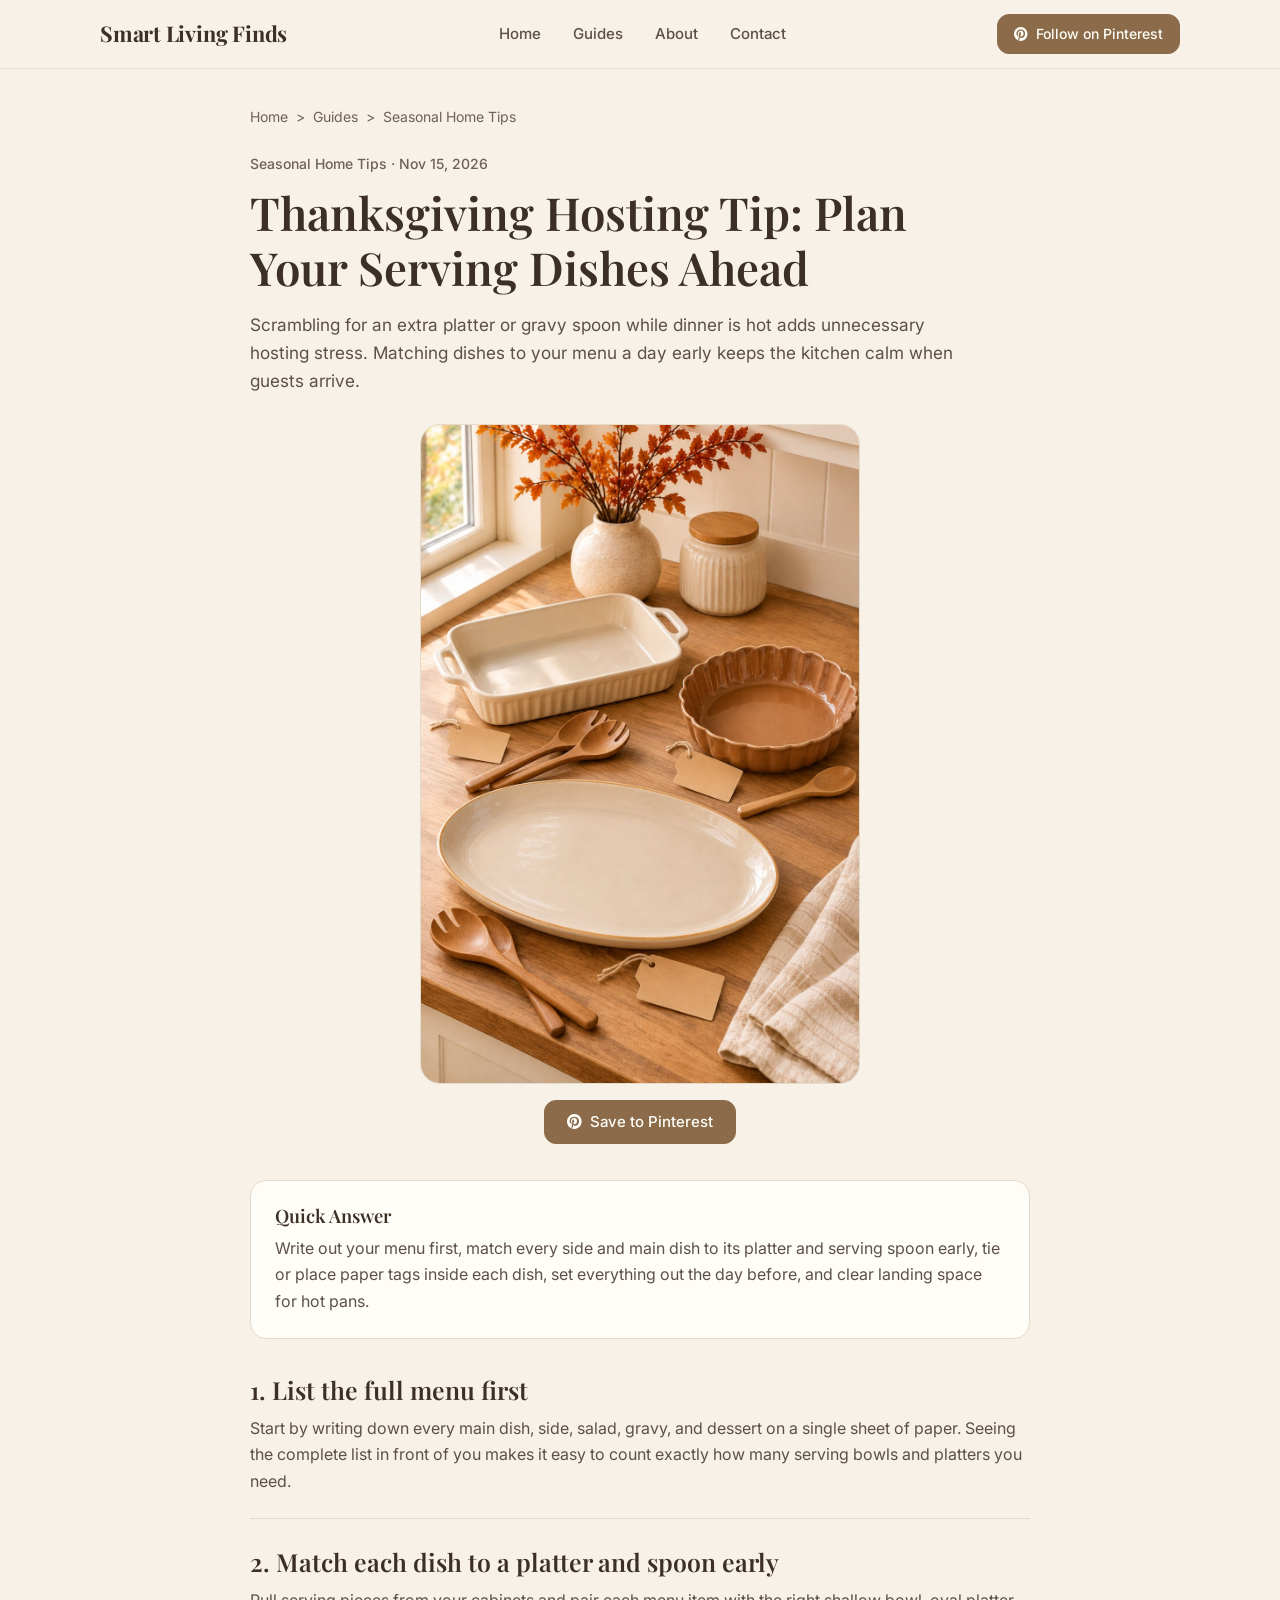
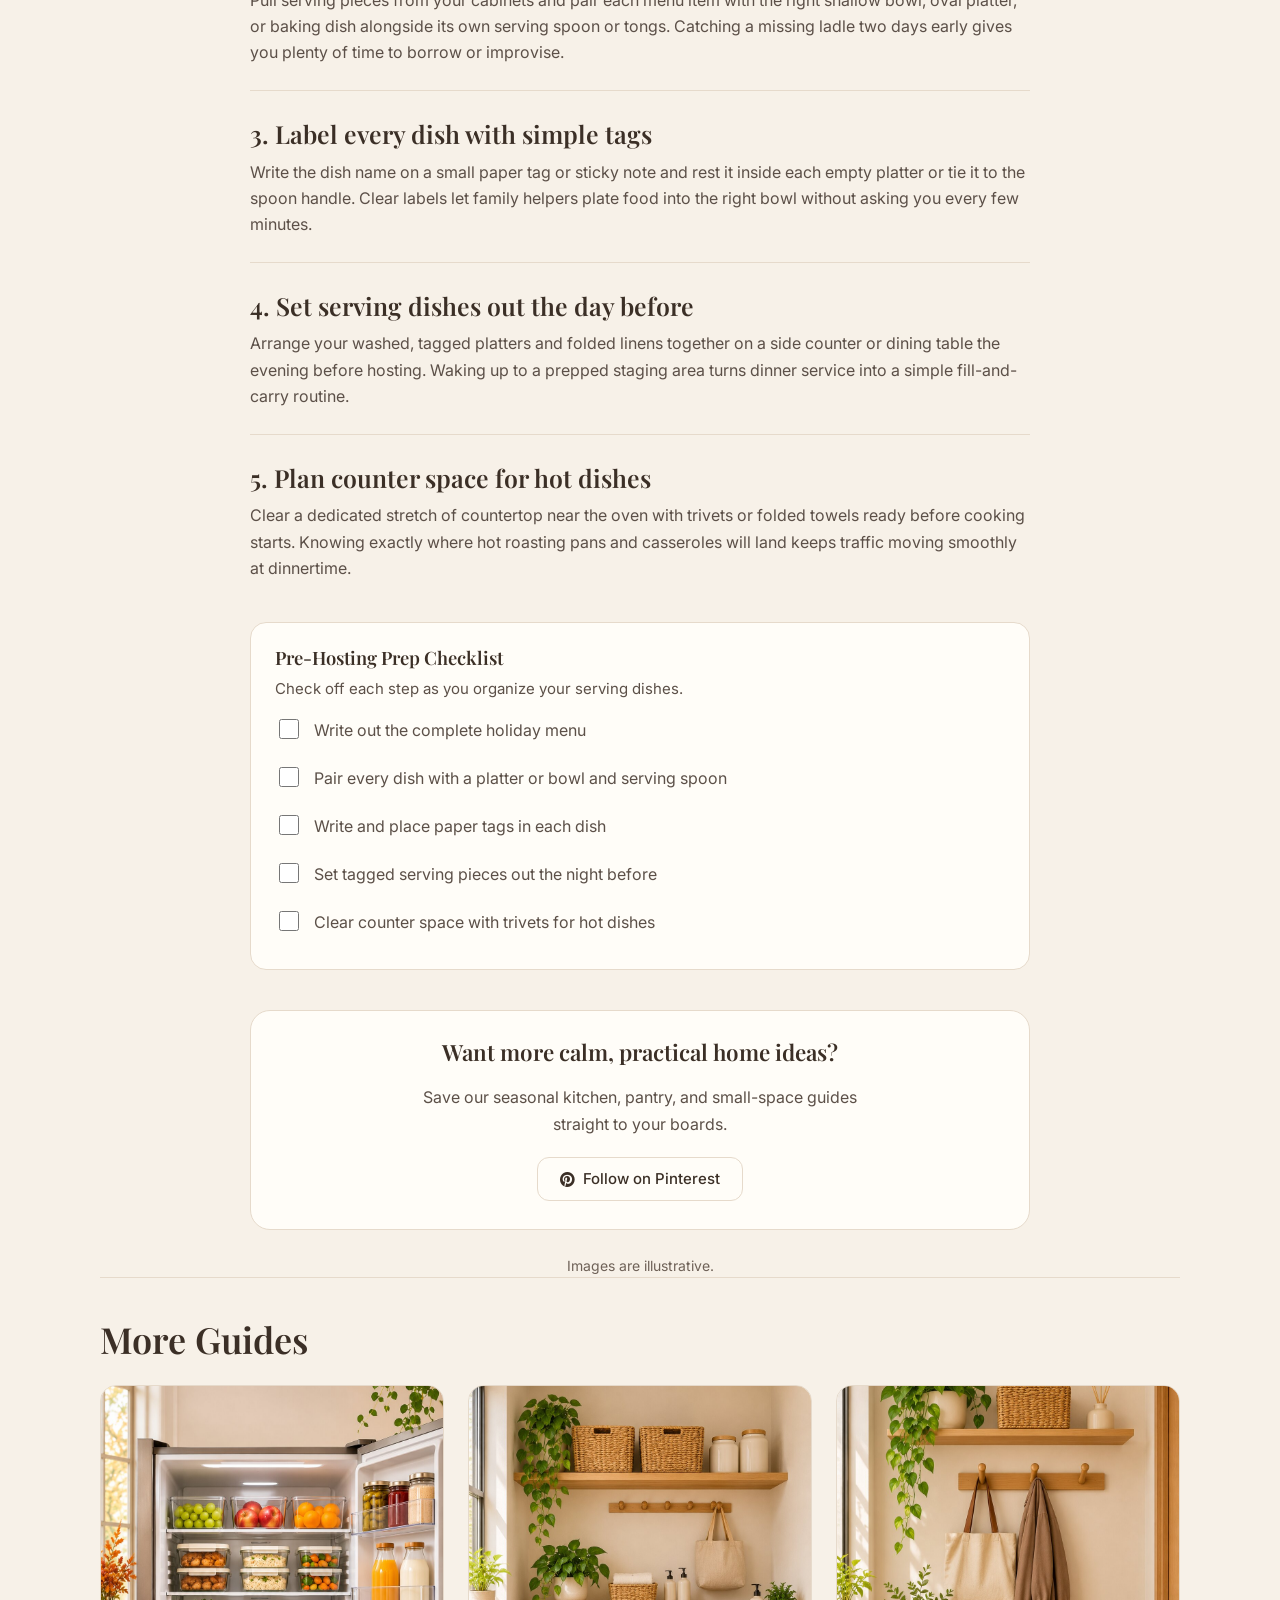
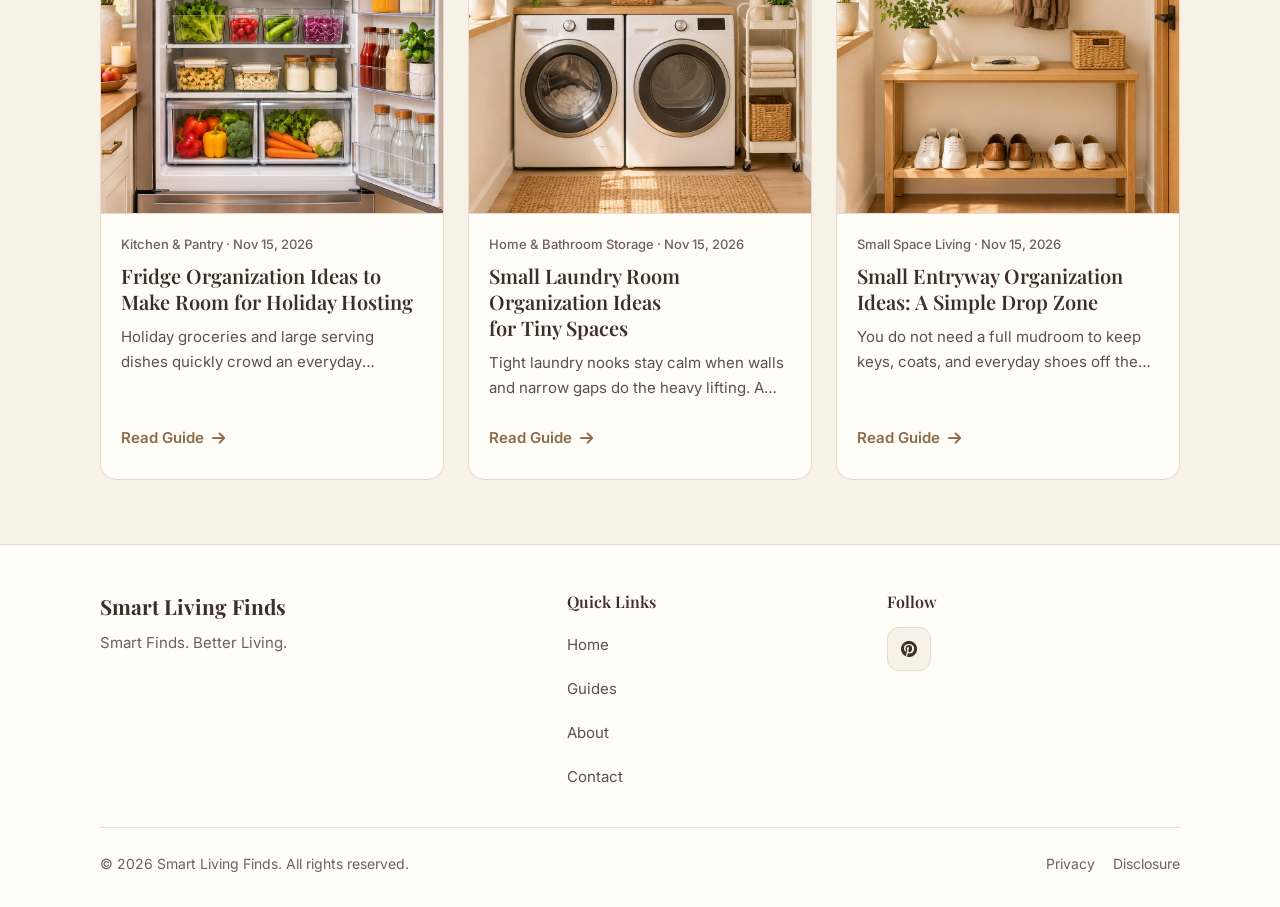
<file: thanksgiving-serving-dishes-plan.html>
<!--
  =====================================================================
  HOW TO CUSTOMIZE thanksgiving-serving-dishes-plan.html
  1. Paste your Pinterest website claim tag on the marked line inside <head>.
  2. Replace YOUR-DOMAIN with your live website domain when publishing.
  3. Edit this guide's title, date, image, and tips inside site-config.js.
  4. All shared brand text, colors, and navigation links come from site-config.js.
  =====================================================================
-->
<!DOCTYPE html>
<html lang="en">
<head>
  <meta charset="UTF-8" />
  <meta name="viewport" content="width=device-width, initial-scale=1.0" />

  <!-- STATIC SEO & PINTEREST RICH PIN META TAGS -->
  <title>Thanksgiving Hosting Tip: Plan Your Serving Dishes Ahead | Smart Living Finds</title>
  <meta name="description" content="A calm Thanksgiving hosting tip: list your menu, match each dish to a platter and spoon early, tag every piece, set out the day before, and reserve hot dish space." />
  <link rel="canonical" href="https://YOUR-DOMAIN/thanksgiving-serving-dishes-plan.html" />

  <!-- Open Graph & Pinterest Article Rich Pin Tags -->
  <meta property="og:title" content="Thanksgiving Hosting Tip: Plan Your Serving Dishes Ahead" />
  <meta property="og:description" content="A calm Thanksgiving hosting tip: list your menu, match each dish to a platter and spoon early, tag every piece, set out the day before, and reserve hot dish space." />
  <meta property="og:type" content="article" />
  <meta property="og:site_name" content="Smart Living Finds" />
  <meta property="og:url" content="https://YOUR-DOMAIN/thanksgiving-serving-dishes-plan.html" />
  <meta property="og:image" content="https://YOUR-DOMAIN/images/thanksgiving-serving-dishes-pin.jpg" />
  <meta property="article:published_time" content="2026-11-15T08:00:00Z" />
  <meta name="twitter:card" content="summary_large_image" />

  <!-- PASTE YOUR PINTEREST CLAIM META TAG HERE -->

  <!-- Article Structured Data for Search & Rich Pins -->
  <script type="application/ld+json">
  {
    "@context": "https://schema.org",
    "@type": "Article",
    "headline": "Thanksgiving Hosting Tip: Plan Your Serving Dishes Ahead",
    "image": "https://YOUR-DOMAIN/images/thanksgiving-serving-dishes-pin.jpg",
    "author": {
      "@type": "Organization",
      "name": "Smart Living Finds"
    },
    "publisher": {
      "@type": "Organization",
      "name": "Smart Living Finds"
    },
    "datePublished": "2026-11-15"
  }
  </script>

  <!-- Google Fonts: Playfair Display for headings and Inter for body copy -->
  <link rel="preconnect" href="https://fonts.googleapis.com" />
  <link rel="preconnect" href="https://fonts.gstatic.com" crossorigin />
  <link href="https://fonts.googleapis.com/css2?family=Inter:wght@400;500;600&family=Playfair+Display:wght@500;600;700&display=swap" rel="stylesheet" />

  <!-- Font Awesome icons -->
  <link rel="stylesheet" href="https://cdnjs.cloudflare.com/ajax/libs/font-awesome/6.5.1/css/all.min.css" crossorigin="anonymous" referrerpolicy="no-referrer" />

  <link rel="stylesheet" href="style.css" />
  <script src="site-config.js"></script>
</head>
<body>
  <!-- SHARED NAVBAR -->
  <header class="site-header">
    <div class="container header-inner">
      <a href="index.html#home" class="brand-link" id="header-brand">Smart Living Finds</a>

      <nav class="nav-desktop" aria-label="Primary navigation" id="nav-desktop"></nav>

      <div class="header-actions">
        <a href="https://www.pinterest.com/smartlivingfindsclub/" target="_blank" rel="noopener noreferrer" class="btn btn-primary btn-sm header-pinterest-desktop" id="header-pinterest-btn">
          <i class="fa-brands fa-pinterest" aria-hidden="true"></i>
          <span>Follow on Pinterest</span>
        </a>
        <button type="button" class="nav-toggle" id="nav-toggle" aria-expanded="false" aria-controls="nav-mobile" aria-label="Open menu">
          <i class="fa-solid fa-bars" aria-hidden="true"></i>
        </button>
      </div>
    </div>

    <nav class="nav-mobile" id="nav-mobile" aria-label="Mobile navigation"></nav>
  </header>

  <main class="guide-main">
    <div class="container">
      <article class="guide-article">
        <!-- BREADCRUMB -->
        <nav class="breadcrumb" aria-label="Breadcrumb">
          <a href="index.html#home">Home</a>
          <span aria-hidden="true">&gt;</span>
          <a href="index.html#guides">Guides</a>
          <span aria-hidden="true">&gt;</span>
          <span id="breadcrumb-category">Seasonal Home Tips</span>
        </nav>

        <!-- GUIDE HEADER -->
        <header class="guide-header">
          <div class="guide-header-meta" id="guide-meta"></div>
          <h1 class="guide-title" id="guide-title"></h1>
          <p class="guide-intro" id="guide-intro"></p>
        </header>

        <!-- 2:3 HERO IMAGE & SAVE TO PINTEREST -->
        <div class="guide-hero-block">
          <div class="guide-hero-frame" id="guide-hero-frame"></div>
          <div class="save-pin-wrap">
            <a href="#" target="_blank" rel="noopener noreferrer" class="btn btn-primary" id="save-pinterest-btn">
              <i class="fa-brands fa-pinterest" aria-hidden="true"></i>
              <span>Save to Pinterest</span>
            </a>
          </div>
        </div>

        <!-- QUICK ANSWER BOX -->
        <section class="quick-answer-box is-hidden" id="quick-answer-box" aria-labelledby="quick-answer-heading">
          <h2 class="quick-answer-label" id="quick-answer-heading">Quick Answer</h2>
          <p id="guide-quick-answer"></p>
        </section>

        <!-- NUMBERED TIPS -->
        <section class="tips-list" id="guide-tips" aria-label="Organizing tips"></section>

        <!-- OPTIONAL CHECKLIST -->
        <section class="guide-checklist-box is-hidden" id="guide-checklist-box" aria-labelledby="guide-checklist-heading">
          <h2 class="quick-answer-label" id="guide-checklist-heading">Pre-Hosting Prep Checklist</h2>
          <p style="font-size: 0.9375rem;">Check off each step as you organize your serving dishes.</p>
          <ul class="checklist-items" id="guide-checklist-items"></ul>
        </section>

        <!-- FOLLOW ON PINTEREST CTA -->
        <section class="guide-cta-box" id="guide-follow-cta">
          <h2 style="font-size: 1.4rem; margin-bottom: 4px;">Want more calm, practical home ideas?</h2>
          <p style="max-width: 48ch; margin-bottom: 6px;">Save our seasonal kitchen, pantry, and small-space guides straight to your boards.</p>
          <a href="https://www.pinterest.com/smartlivingfindsclub/" target="_blank" rel="noopener noreferrer" class="btn btn-outline" id="guide-follow-btn">
            <i class="fa-brands fa-pinterest" aria-hidden="true"></i>
            <span>Follow on Pinterest</span>
          </a>
        </section>

        <p class="guide-illustrative-note">Images are illustrative.</p>
      </article>

      <!-- MORE GUIDES -->
      <section class="more-guides-section" id="more-guides-section" aria-labelledby="more-guides-heading">
        <h2 class="section-heading" id="more-guides-heading" style="margin-bottom: 24px;">More Guides</h2>
        <div class="guides-grid" id="more-guides-grid"></div>
      </section>
    </div>
  </main>

  <!-- SHARED FOOTER -->
  <footer class="site-footer">
    <div class="container">
      <div class="footer-grid">
        <div>
          <div class="footer-brand" id="footer-brand">Smart Living Finds</div>
          <p class="footer-tagline" id="footer-tagline">Smart Finds. Better Living.</p>
        </div>

        <div>
          <div class="footer-heading">Quick Links</div>
          <ul class="footer-links" id="footer-quick-links"></ul>
        </div>

        <div id="footer-social-col">
          <div class="footer-heading">Follow</div>
          <div class="social-icons" id="footer-social-icons"></div>
        </div>
      </div>

      <div class="footer-bottom">
        <span id="footer-copyright"></span>
        <div class="footer-legal-links">
          <a href="index.html#privacy">Privacy</a>
          <a href="index.html#disclosure">Disclosure</a>
        </div>
      </div>
    </div>
  </footer>

  <script>
    (function () {
      "use strict";

      if (typeof SITE === "undefined") {
        return;
      }

      function isPresent(value) {
        return typeof value === "string" && value.trim() !== "" && value.trim().toLowerCase() !== "none";
      }

      function makeGuideSlug(title) {
        return String(title || "guide")
          .toLowerCase()
          .replace(/[^a-z0-9]+/g, "-")
          .replace(/^-+|-+$/g, "");
      }

      function getGuideUrl(guide) {
        if (isPresent(guide.page)) {
          return guide.page;
        }
        return "guide-template.html?guide=" + encodeURIComponent(makeGuideSlug(guide.title));
      }

      function findCurrentGuide() {
        var guides = SITE.GUIDES || [];
        var currentFile = window.location.pathname.split("/").pop();
        for (var i = 0; i < guides.length; i++) {
          if (guides[i].page === currentFile) {
            return guides[i];
          }
        }
        return guides[4] || guides[0] || null;
      }

      function applyTheme() {
        var root = document.documentElement;
        var t = SITE.theme || {};
        if (isPresent(t.background)) root.style.setProperty("--bg", t.background);
        if (isPresent(t.card)) root.style.setProperty("--card", t.card);
        if (isPresent(t.accent)) root.style.setProperty("--accent", t.accent);
        if (isPresent(t.accentHover)) root.style.setProperty("--accent-hover", t.accentHover);
        if (isPresent(t.heading)) root.style.setProperty("--heading", t.heading);
        if (isPresent(t.body)) root.style.setProperty("--body", t.body);
        if (isPresent(t.muted)) root.style.setProperty("--muted", t.muted);
        if (isPresent(t.border)) root.style.setProperty("--border", t.border);
      }

      function getCategoryDisplayName(filterKey) {
        var categories = SITE.categories || [];
        for (var i = 0; i < categories.length; i++) {
          if (categories[i].filterKey === filterKey || categories[i].name === filterKey) {
            return categories[i].name;
          }
        }
        return filterKey;
      }

      function formatDate(dateStr) {
        if (!isPresent(dateStr)) return "";
        var parsed = new Date(dateStr + "T00:00:00");
        if (isNaN(parsed.getTime())) return "";
        return parsed.toLocaleDateString("en-US", {
          month: "short",
          day: "numeric",
          year: "numeric"
        });
      }

      function createPlaceholder() {
        var box = document.createElement("div");
        box.className = "img-placeholder";
        return box;
      }

      function createSafeImage(src, alt) {
        if (!isPresent(src)) {
          return createPlaceholder();
        }
        var img = document.createElement("img");
        img.src = src;
        img.alt = alt;
        img.loading = "lazy";
        img.decoding = "async";
        img.addEventListener("error", function () {
          var parent = img.parentElement;
          if (parent) {
            img.remove();
            parent.appendChild(createPlaceholder());
          }
        });
        return img;
      }

      function renderSharedHeaderAndFooter() {
        if (isPresent(SITE.favicon)) {
          var iconLink = document.createElement("link");
          iconLink.rel = "icon";
          iconLink.href = SITE.favicon;
          document.head.appendChild(iconLink);
        }

        var brandEl = document.getElementById("header-brand");
        if (isPresent(SITE.logo)) {
          brandEl.innerHTML = "";
          var logoImg = document.createElement("img");
          logoImg.src = SITE.logo;
          logoImg.alt = SITE.brandName;
          logoImg.className = "brand-logo-img";
          brandEl.appendChild(logoImg);
        } else {
          brandEl.textContent = SITE.brandName;
        }

        var desktopNav = document.getElementById("nav-desktop");
        var mobileNav = document.getElementById("nav-mobile");
        (SITE.nav || []).forEach(function (item) {
          var href = "index.html#" + item.target;

          var aDesktop = document.createElement("a");
          aDesktop.href = href;
          aDesktop.className = "nav-link";
          aDesktop.textContent = item.label;
          desktopNav.appendChild(aDesktop);

          var aMobile = document.createElement("a");
          aMobile.href = href;
          aMobile.className = "nav-link";
          aMobile.textContent = item.label;
          mobileNav.appendChild(aMobile);
        });

        var pinterestUrl = SITE.social && SITE.social.pinterest;
        var headerPinBtn = document.getElementById("header-pinterest-btn");
        var ctaBox = document.getElementById("guide-follow-cta");
        var followBtn = document.getElementById("guide-follow-btn");

        if (isPresent(pinterestUrl)) {
          headerPinBtn.href = pinterestUrl;
          followBtn.href = pinterestUrl;

          var mobilePinBtn = document.createElement("a");
          mobilePinBtn.href = pinterestUrl;
          mobilePinBtn.target = "_blank";
          mobilePinBtn.rel = "noopener noreferrer";
          mobilePinBtn.className = "btn btn-primary btn-sm";
          mobilePinBtn.innerHTML = '<i class="fa-brands fa-pinterest" aria-hidden="true"></i><span>Follow on Pinterest</span>';
          mobileNav.appendChild(mobilePinBtn);
        } else {
          headerPinBtn.classList.add("is-hidden");
          ctaBox.classList.add("is-hidden");
        }

        var toggleBtn = document.getElementById("nav-toggle");
        toggleBtn.addEventListener("click", function () {
          var isOpen = mobileNav.classList.toggle("is-open");
          toggleBtn.setAttribute("aria-expanded", String(isOpen));
          toggleBtn.setAttribute("aria-label", isOpen ? "Close menu" : "Open menu");
        });

        document.getElementById("footer-brand").textContent = SITE.brandName;
        document.getElementById("footer-tagline").textContent = SITE.tagline;

        var quickLinks = document.getElementById("footer-quick-links");
        (SITE.nav || []).forEach(function (item) {
          var li = document.createElement("li");
          var a = document.createElement("a");
          a.href = "index.html#" + item.target;
          a.textContent = item.label;
          li.appendChild(a);
          quickLinks.appendChild(li);
        });

        var socialWrap = document.getElementById("footer-social-icons");
        var socialCol = document.getElementById("footer-social-col");
        var socialConfig = [
          { key: "pinterest", label: "Pinterest", icon: "fa-brands fa-pinterest" },
          { key: "instagram", label: "Instagram", icon: "fa-brands fa-instagram" },
          { key: "youtube", label: "YouTube", icon: "fa-brands fa-youtube" },
          { key: "email", label: "Email", icon: "fa-regular fa-envelope", isEmail: true }
        ];

        var addedSocial = 0;
        socialConfig.forEach(function (item) {
          var val = SITE.social && SITE.social[item.key];
          if (!isPresent(val)) return;
          var a = document.createElement("a");
          a.href = item.isEmail ? "mailto:" + val : val;
          if (!item.isEmail) {
            a.target = "_blank";
            a.rel = "noopener noreferrer";
          }
          a.className = "social-icon-link";
          a.setAttribute("aria-label", item.label);
          a.innerHTML = '<i class="' + item.icon + '" aria-hidden="true"></i>';
          socialWrap.appendChild(a);
          addedSocial++;
        });

        if (addedSocial === 0) {
          socialCol.classList.add("is-hidden");
        }

        var year = new Date().getFullYear();
        document.getElementById("footer-copyright").textContent =
          "© " + year + " " + SITE.brandName + ". All rights reserved.";
      }

      function renderGuideContent(GUIDE) {
        if (!GUIDE) return;

        var categoryName = getCategoryDisplayName(GUIDE.category);
        var formattedDate = formatDate(GUIDE.date);
        var introText = isPresent(GUIDE.intro) ? GUIDE.intro : GUIDE.shortText;

        document.title = GUIDE.title + " | " + SITE.brandName;
        document.getElementById("breadcrumb-category").textContent = categoryName;
        document.getElementById("guide-meta").textContent = formattedDate
          ? categoryName + " · " + formattedDate
          : categoryName;

        document.getElementById("guide-title").textContent = GUIDE.title;
        document.getElementById("guide-intro").textContent = introText || "";

        if (isPresent(GUIDE.quickAnswer)) {
          document.getElementById("quick-answer-box").classList.remove("is-hidden");
          document.getElementById("guide-quick-answer").textContent = GUIDE.quickAnswer;
        }

        var heroFrame = document.getElementById("guide-hero-frame");
        heroFrame.appendChild(createSafeImage(GUIDE.image, GUIDE.imageAlt || GUIDE.title));

        var mediaUrl = "";
        if (isPresent(GUIDE.image)) {
          try {
            mediaUrl = new URL(GUIDE.image, window.location.href).href;
          } catch (e) {
            mediaUrl = GUIDE.image;
          }
          var ogImg = document.querySelector('meta[property="og:image"]');
          if (ogImg) ogImg.setAttribute("content", mediaUrl);
        } else {
          var ogImgMeta = document.querySelector('meta[property="og:image"]');
          mediaUrl = ogImgMeta ? ogImgMeta.getAttribute("content") || "" : "";
        }

        if (isPresent(GUIDE.date)) {
          var pubMeta = document.querySelector('meta[property="article:published_time"]');
          if (pubMeta) pubMeta.setAttribute("content", GUIDE.date + "T08:00:00Z");
        }

        var saveBtn = document.getElementById("save-pinterest-btn");
        var pinParams =
          "?url=" + encodeURIComponent(window.location.href) +
          "&media=" + encodeURIComponent(mediaUrl) +
          "&description=" + encodeURIComponent(GUIDE.title);
        saveBtn.href = "https://www.pinterest.com/pin/create/button/" + pinParams;

        var tipsWrap = document.getElementById("guide-tips");
        (GUIDE.tips || []).forEach(function (tip) {
          var sec = document.createElement("section");
          sec.className = "tip-section";
          var h2 = document.createElement("h2");
          h2.className = "tip-heading";
          h2.textContent = tip.heading;
          var p = document.createElement("p");
          p.textContent = tip.text;
          sec.appendChild(h2);
          sec.appendChild(p);
          tipsWrap.appendChild(sec);
        });

        var checklist = GUIDE.checklist || [];
        if (checklist.length > 0) {
          var box = document.getElementById("guide-checklist-box");
          var listEl = document.getElementById("guide-checklist-items");
          box.classList.remove("is-hidden");

          checklist.forEach(function (itemText, idx) {
            var li = document.createElement("li");
            var label = document.createElement("label");
            label.className = "checklist-label";
            var cb = document.createElement("input");
            cb.type = "checkbox";
            cb.id = "check-item-" + idx;
            var span = document.createElement("span");
            span.textContent = itemText;
            label.appendChild(cb);
            label.appendChild(span);
            li.appendChild(label);
            listEl.appendChild(li);
          });
        }
      }

      function renderMoreGuides(currentGuide) {
        var grid = document.getElementById("more-guides-grid");
        var section = document.getElementById("more-guides-section");
        var guides = (SITE.GUIDES || []).filter(function (g) {
          return g.published !== false && (!currentGuide || g.title !== currentGuide.title);
        }).sort(function (a, b) {
          var da = isPresent(a.date) ? Date.parse(a.date + "T00:00:00") : 0;
          var db = isPresent(b.date) ? Date.parse(b.date + "T00:00:00") : 0;
          return (isNaN(db) ? 0 : db) - (isNaN(da) ? 0 : da);
        }).slice(0, 3);

        if (guides.length === 0) {
          section.classList.add("is-hidden");
          return;
        }

        guides.forEach(function (guide) {
          var guideUrl = getGuideUrl(guide);
          var card = document.createElement("article");
          card.className = "guide-card";

          var mediaLink = document.createElement("a");
          mediaLink.href = guideUrl;
          mediaLink.className = "guide-card-media";
          mediaLink.setAttribute("aria-label", guide.title);
          mediaLink.appendChild(createSafeImage(guide.image, guide.imageAlt || guide.title));

          var body = document.createElement("div");
          body.className = "guide-card-body";

          var meta = document.createElement("div");
          meta.className = "guide-meta";
          var formattedDate = formatDate(guide.date);
          meta.textContent = formattedDate
            ? getCategoryDisplayName(guide.category) + " · " + formattedDate
            : getCategoryDisplayName(guide.category);

          var h3 = document.createElement("h3");
          h3.className = "guide-card-title";
          var titleLink = document.createElement("a");
          titleLink.href = guideUrl;
          titleLink.textContent = guide.title;
          h3.appendChild(titleLink);

          var excerpt = document.createElement("p");
          excerpt.className = "guide-card-excerpt";
          excerpt.textContent = guide.shortText;

          var readLink = document.createElement("a");
          readLink.href = guideUrl;
          readLink.className = "guide-card-link";
          readLink.innerHTML = '<span>Read Guide</span> <i class="fa-solid fa-arrow-right" aria-hidden="true"></i>';

          body.appendChild(meta);
          body.appendChild(h3);
          body.appendChild(excerpt);
          body.appendChild(readLink);

          card.appendChild(mediaLink);
          card.appendChild(body);
          grid.appendChild(card);
        });
      }

      var currentGuide = findCurrentGuide();
      applyTheme();
      renderSharedHeaderAndFooter();
      renderGuideContent(currentGuide);
      renderMoreGuides(currentGuide);
    })();
  </script>
</body>
</html>
</file>
<file: style.css>
/*
  =====================================================================
  HOW TO CUSTOMIZE style.css
  1. Most colors are controlled automatically from SITE.theme in site-config.js.
  2. Edit the fallback colors inside :root below only if you want new defaults.
  3. Adjust --radius-md or --container-max if you want rounder cards or wider text.
  4. Save this file and refresh your browser to preview any layout tweaks.
  =====================================================================
*/

:root {
  --bg: #F7F1E8;
  --card: #FFFDF8;
  --accent: #8B6B4A;
  --accent-hover: #735639;
  --heading: #3B2F26;
  --body: #5C5048;
  --muted: #6E6157;
  --border: #E6DACB;
  --surface-soft: #F1E9DC;
  --placeholder-start: #F3ECE1;
  --placeholder-end: #E6DAC8;
  --radius-sm: 12px;
  --radius-md: 16px;
  --radius-lg: 20px;
  --container-max: 1120px;
  --prose-max: 720px;
  --font-heading: "Playfair Display", Georgia, "Times New Roman", serif;
  --font-body: "Inter", -apple-system, BlinkMacSystemFont, "Segoe UI", Roboto, sans-serif;
}

*,
*::before,
*::after {
  box-sizing: border-box;
}

html {
  scroll-behavior: smooth;
  -webkit-text-size-adjust: 100%;
  max-width: 100%;
  overflow-x: hidden;
}

body {
  margin: 0;
  background-color: var(--bg);
  color: var(--body);
  font-family: var(--font-body);
  font-size: 16px;
  line-height: 1.65;
  max-width: 100%;
  overflow-x: hidden;
  -webkit-font-smoothing: antialiased;
}

img {
  display: block;
  max-width: 100%;
  height: auto;
}

a {
  color: inherit;
  text-decoration: none;
}

button,
input,
select,
textarea {
  font: inherit;
  color: inherit;
}

button {
  cursor: pointer;
}

:focus-visible {
  outline: 2px solid var(--accent);
  outline-offset: 3px;
}

.sr-only {
  position: absolute;
  width: 1px;
  height: 1px;
  padding: 0;
  margin: -1px;
  overflow: hidden;
  clip: rect(0, 0, 0, 0);
  white-space: nowrap;
  border: 0;
}

.is-hidden {
  display: none !important;
}

.container {
  width: 100%;
  max-width: var(--container-max);
  margin: 0 auto;
  padding: 0 20px;
}

.section {
  padding: 64px 0;
}

.section-tight {
  padding: 40px 0;
}

.section-divider {
  border-top: 1px solid var(--border);
}

h1,
h2,
h3 {
  margin: 0 0 16px;
  font-family: var(--font-heading);
  color: var(--heading);
  font-weight: 600;
  line-height: 1.2;
  text-wrap: balance;
}

p {
  margin: 0 0 16px;
}

p:last-child {
  margin-bottom: 0;
}

.section-heading {
  font-size: clamp(1.75rem, 3vw, 2.25rem);
  margin-bottom: 12px;
}

.section-lead {
  color: var(--body);
  max-width: 60ch;
  margin-bottom: 32px;
}

/* =====================================================================
   BUTTONS
   ===================================================================== */

.btn {
  display: inline-flex;
  align-items: center;
  justify-content: center;
  gap: 8px;
  min-height: 44px;
  padding: 10px 22px;
  border-radius: var(--radius-sm);
  border: 1px solid transparent;
  font-size: 0.9375rem;
  font-weight: 500;
  line-height: 1.2;
  white-space: nowrap;
  flex-shrink: 0;
  transition: background-color 0.2s ease, border-color 0.2s ease, color 0.2s ease, transform 0.2s ease;
}

.btn:hover {
  transform: translateY(-1px);
}

.btn-primary {
  background-color: var(--accent);
  color: #FFFDF8;
  border-color: var(--accent);
}

.btn-primary:hover {
  background-color: var(--accent-hover);
  border-color: var(--accent-hover);
}

.btn-outline {
  background-color: transparent;
  color: var(--heading);
  border-color: var(--border);
}

.btn-outline:hover {
  background-color: var(--card);
  border-color: var(--accent);
}

.btn-sm {
  min-height: 40px;
  padding: 8px 16px;
  font-size: 0.875rem;
}

/* =====================================================================
   HEADER & NAVIGATION
   ===================================================================== */

.site-header {
  position: sticky;
  top: 0;
  z-index: 50;
  background-color: rgba(247, 241, 232, 0.94);
  backdrop-filter: blur(8px);
  border-bottom: 1px solid var(--border);
}

.header-inner {
  display: flex;
  align-items: center;
  justify-content: space-between;
  gap: 24px;
  min-height: 68px;
}

.brand-link {
  display: inline-flex;
  align-items: center;
  font-family: var(--font-heading);
  font-size: 1.35rem;
  font-weight: 700;
  color: var(--heading);
  letter-spacing: -0.01em;
  white-space: nowrap;
  flex-shrink: 0;
}

.brand-logo-img {
  max-height: 36px;
  width: auto;
}

.nav-desktop {
  display: none;
  align-items: center;
  gap: 28px;
}

.nav-link {
  position: relative;
  font-size: 0.9375rem;
  font-weight: 500;
  color: var(--body);
  padding: 8px 2px;
  white-space: nowrap;
  flex-shrink: 0;
  transition: color 0.2s ease;
}

.nav-link::after {
  content: "";
  position: absolute;
  left: 0;
  right: 0;
  bottom: 4px;
  height: 1px;
  background-color: var(--accent);
  transform: scaleX(0);
  transform-origin: left;
  transition: transform 0.2s ease;
}

.nav-link:hover {
  color: var(--heading);
}

.nav-link:hover::after {
  transform: scaleX(1);
}

.header-actions {
  display: flex;
  align-items: center;
  gap: 12px;
  flex-shrink: 0;
}

.header-pinterest-desktop {
  display: none;
}

.nav-toggle {
  display: inline-flex;
  align-items: center;
  justify-content: center;
  width: 44px;
  height: 44px;
  background-color: var(--card);
  border: 1px solid var(--border);
  border-radius: var(--radius-sm);
  color: var(--heading);
  font-size: 1.125rem;
  transition: border-color 0.2s ease, background-color 0.2s ease;
}

.nav-toggle:hover {
  border-color: var(--accent);
}

.nav-mobile {
  display: none;
  flex-direction: column;
  gap: 6px;
  padding: 12px 20px 20px;
  background-color: var(--bg);
  border-top: 1px solid var(--border);
}

.nav-mobile.is-open {
  display: flex;
}

.nav-mobile .nav-link {
  display: flex;
  align-items: center;
  min-height: 44px;
  padding: 8px 4px;
  border-bottom: 1px solid var(--border);
}

.nav-mobile .nav-link::after {
  display: none;
}

.nav-mobile .btn {
  margin-top: 10px;
  width: 100%;
}

/* =====================================================================
   HERO & SHOWCASE GRID
   ===================================================================== */

.hero-section {
  padding: 56px 0 40px;
}

.hero-content {
  max-width: 680px;
  margin: 0 auto 44px;
  text-align: center;
}

.hero-title {
  font-size: clamp(2.25rem, 5vw, 3.5rem);
  font-weight: 700;
  letter-spacing: -0.015em;
  margin-bottom: 16px;
}

.hero-subtitle {
  font-size: clamp(1rem, 2vw, 1.125rem);
  color: var(--body);
  max-width: 56ch;
  margin: 0 auto 28px;
}

.hero-buttons {
  display: flex;
  flex-wrap: wrap;
  align-items: center;
  justify-content: center;
  gap: 12px;
}

/* 4-tile editorial showcase grid */
.showcase-grid {
  display: grid;
  grid-template-columns: repeat(2, minmax(0, 1fr));
  gap: 14px;
  width: 100%;
  max-width: 100%;
}

.showcase-tile {
  position: relative;
  min-width: 0;
  min-height: 0;
  width: 100%;
  overflow: hidden;
  border-radius: var(--radius-md);
  border: 1px solid var(--border);
  background: linear-gradient(155deg, var(--placeholder-start) 0%, var(--placeholder-end) 100%);
}

.showcase-tile-1 {
  grid-column: 1 / -1;
  aspect-ratio: 4 / 5;
}

.showcase-tile-2,
.showcase-tile-3 {
  aspect-ratio: 4 / 5;
}

.showcase-tile-4 {
  grid-column: 1 / -1;
  aspect-ratio: 16 / 9;
}

.showcase-tile img,
.showcase-tile video {
  position: absolute;
  inset: 0;
  display: block;
  width: 100%;
  height: 100%;
  max-width: 100%;
  object-fit: cover;
  object-position: center;
  transition: transform 0.35s ease;
}

.showcase-tile:hover img,
.showcase-tile:hover video {
  transform: scale(1.03);
}

/* Pure cream-to-beige placeholder surface with subtle hover lift */
.img-placeholder {
  width: 100%;
  height: 100%;
  background: linear-gradient(155deg, var(--placeholder-start) 0%, var(--placeholder-end) 100%);
  display: flex;
  align-items: center;
  justify-content: center;
  color: var(--muted);
  transition: transform 0.35s ease;
}

.showcase-tile .img-placeholder {
  position: absolute;
  inset: 0;
}

.showcase-tile:hover .img-placeholder {
  transform: scale(1.02);
}

/* =====================================================================
   CATEGORIES
   ===================================================================== */

.categories-grid {
  display: grid;
  grid-template-columns: 1fr;
  gap: 14px;
}

.category-card {
  display: flex;
  align-items: center;
  gap: 14px;
  width: 100%;
  min-height: 68px;
  padding: 16px 18px;
  background-color: var(--card);
  border: 1px solid var(--border);
  border-radius: var(--radius-md);
  text-align: left;
  transition: transform 0.2s ease, border-color 0.2s ease, background-color 0.2s ease;
}

.category-card:hover {
  transform: translateY(-2px);
  border-color: var(--accent);
}

.category-card.is-active {
  border-color: var(--accent);
  background-color: var(--surface-soft);
}

.category-icon {
  display: inline-flex;
  align-items: center;
  justify-content: center;
  width: 42px;
  height: 42px;
  border-radius: var(--radius-sm);
  background-color: var(--bg);
  border: 1px solid var(--border);
  color: var(--accent);
  font-size: 1rem;
  flex-shrink: 0;
}

.category-name {
  font-family: var(--font-heading);
  font-size: 1.05rem;
  font-weight: 600;
  color: var(--heading);
  line-height: 1.3;
}

/* =====================================================================
   GUIDES FILTER BAR & CARDS
   ===================================================================== */

.guides-header {
  display: flex;
  flex-direction: column;
  gap: 16px;
  margin-bottom: 28px;
}

.filter-bar {
  display: flex;
  flex-wrap: wrap;
  gap: 8px;
}

.filter-btn {
  min-height: 40px;
  padding: 8px 16px;
  border-radius: var(--radius-sm);
  border: 1px solid var(--border);
  background-color: var(--card);
  color: var(--body);
  font-size: 0.875rem;
  font-weight: 500;
  white-space: nowrap;
  transition: background-color 0.2s ease, border-color 0.2s ease, color 0.2s ease;
}

.filter-btn:hover {
  border-color: var(--accent);
  color: var(--heading);
}

.filter-btn.is-active {
  background-color: var(--accent);
  border-color: var(--accent);
  color: #FFFDF8;
}

.guides-grid {
  display: grid;
  grid-template-columns: 1fr;
  gap: 24px;
}

.guide-card {
  display: flex;
  flex-direction: column;
  background-color: var(--card);
  border: 1px solid var(--border);
  border-radius: var(--radius-md);
  overflow: hidden;
  transition: transform 0.2s ease, border-color 0.2s ease;
}

.guide-card:hover {
  transform: translateY(-3px);
  border-color: var(--accent);
}

.guide-card-media {
  display: block;
  aspect-ratio: 4 / 5;
  overflow: hidden;
  background: linear-gradient(155deg, var(--placeholder-start) 0%, var(--placeholder-end) 100%);
  border-bottom: 1px solid var(--border);
}

.guide-card-media img {
  width: 100%;
  height: 100%;
  object-fit: cover;
  transition: transform 0.35s ease;
}

.guide-card:hover .guide-card-media img {
  transform: scale(1.03);
}

.guide-card-placeholder {
  width: 100%;
  height: 100%;
  display: flex;
  flex-direction: column;
  align-items: center;
  justify-content: center;
  gap: 10px;
  padding: 24px;
  text-align: center;
  background: linear-gradient(155deg, var(--placeholder-start) 0%, var(--placeholder-end) 100%);
  color: var(--muted);
}

.guide-card-placeholder i {
  font-size: 1.5rem;
  color: var(--accent);
  opacity: 0.7;
}

.guide-card-placeholder span {
  font-size: 0.8125rem;
  letter-spacing: 0.04em;
}

.guide-card-body {
  display: flex;
  flex-direction: column;
  flex: 1;
  padding: 20px;
}

.guide-meta {
  font-size: 0.8125rem;
  font-weight: 500;
  color: var(--muted);
  margin-bottom: 8px;
}

.guide-card-title {
  font-size: 1.25rem;
  line-height: 1.3;
  margin-bottom: 10px;
}

.guide-card-title a:hover {
  color: var(--accent);
}

.guide-card-excerpt {
  font-size: 0.9375rem;
  color: var(--body);
  margin-bottom: 18px;
  display: -webkit-box;
  -webkit-line-clamp: 2;
  -webkit-box-orient: vertical;
  overflow: hidden;
}

.guide-card-link {
  margin-top: auto;
  display: inline-flex;
  align-items: center;
  gap: 8px;
  min-height: 40px;
  font-size: 0.9375rem;
  font-weight: 600;
  color: var(--accent);
  transition: color 0.2s ease;
}

.guide-card-link:hover {
  color: var(--accent-hover);
}

.guides-empty {
  padding: 36px 24px;
  text-align: center;
  background-color: var(--card);
  border: 1px solid var(--border);
  border-radius: var(--radius-md);
  color: var(--muted);
}

.load-more-wrap {
  display: flex;
  justify-content: center;
  margin-top: 32px;
}

/* =====================================================================
   OPTIONAL CHECKLISTS SECTION
   ===================================================================== */

.checklists-grid {
  display: grid;
  grid-template-columns: 1fr;
  gap: 18px;
}

.checklist-link-card {
  display: flex;
  flex-direction: column;
  gap: 8px;
  padding: 22px;
  background-color: var(--card);
  border: 1px solid var(--border);
  border-radius: var(--radius-md);
  transition: transform 0.2s ease, border-color 0.2s ease;
}

.checklist-link-card:hover {
  transform: translateY(-2px);
  border-color: var(--accent);
}

/* =====================================================================
   ABOUT, FAQ, CONTACT & PRIVACY
   ===================================================================== */

.editorial-card {
  background-color: var(--card);
  border: 1px solid var(--border);
  border-radius: var(--radius-lg);
  padding: 28px 24px;
}

.about-prose {
  max-width: var(--prose-max);
}

.faq-list {
  display: flex;
  flex-direction: column;
  gap: 12px;
  max-width: 780px;
}

.faq-item {
  background-color: var(--card);
  border: 1px solid var(--border);
  border-radius: var(--radius-md);
  overflow: hidden;
}

.faq-trigger {
  display: flex;
  align-items: center;
  justify-content: space-between;
  gap: 16px;
  width: 100%;
  min-height: 56px;
  padding: 16px 20px;
  background: transparent;
  border: 0;
  text-align: left;
  font-family: var(--font-heading);
  font-size: 1.1rem;
  font-weight: 600;
  color: var(--heading);
  transition: background-color 0.2s ease;
}

.faq-trigger:hover {
  background-color: var(--surface-soft);
}

.faq-icon {
  font-size: 0.875rem;
  color: var(--accent);
  transition: transform 0.2s ease;
  flex-shrink: 0;
}

.faq-trigger[aria-expanded="true"] .faq-icon {
  transform: rotate(180deg);
}

.faq-panel {
  padding: 0 20px 20px;
  color: var(--body);
  border-top: 1px solid var(--border);
  padding-top: 14px;
}

.contact-wrap {
  max-width: 680px;
}

.contact-form {
  display: grid;
  gap: 18px;
}

.form-row {
  display: grid;
  grid-template-columns: 1fr;
  gap: 18px;
}

.form-field {
  display: flex;
  flex-direction: column;
  gap: 6px;
}

.form-label {
  font-size: 0.9rem;
  font-weight: 500;
  color: var(--heading);
}

.form-control {
  width: 100%;
  min-height: 46px;
  padding: 11px 14px;
  background-color: var(--bg);
  border: 1px solid var(--border);
  border-radius: var(--radius-sm);
  color: var(--heading);
  transition: border-color 0.2s ease, background-color 0.2s ease;
}

.form-control:focus {
  outline: none;
  border-color: var(--accent);
  background-color: var(--card);
}

textarea.form-control {
  min-height: 132px;
  resize: vertical;
}

.form-feedback {
  font-size: 0.9rem;
  color: var(--accent);
  min-height: 22px;
}

.contact-fallback-note {
  padding: 24px;
  background-color: var(--card);
  border: 1px solid var(--border);
  border-radius: var(--radius-md);
}

.privacy-box {
  max-width: var(--prose-max);
  font-size: 0.9375rem;
  color: var(--body);
}

/* =====================================================================
   MODAL POPUP (NO window.alert)
   ===================================================================== */

.modal-backdrop {
  position: fixed;
  inset: 0;
  z-index: 100;
  display: flex;
  align-items: center;
  justify-content: center;
  padding: 20px;
  background-color: rgba(59, 47, 38, 0.45);
}

.modal-card {
  width: 100%;
  max-width: 420px;
  padding: 28px;
  background-color: var(--card);
  border: 1px solid var(--border);
  border-radius: var(--radius-lg);
  text-align: center;
}

.modal-card h3 {
  font-size: 1.5rem;
  margin-bottom: 8px;
}

.modal-card p {
  margin-bottom: 22px;
}

/* =====================================================================
   GUIDE PAGE LAYOUT (guide-template.html)
   ===================================================================== */

.guide-main {
  padding: 36px 0 64px;
}

.breadcrumb {
  display: flex;
  flex-wrap: wrap;
  align-items: center;
  gap: 8px;
  font-size: 0.875rem;
  color: var(--muted);
  margin-bottom: 24px;
}

.breadcrumb a {
  transition: color 0.2s ease;
}

.breadcrumb a:hover {
  color: var(--heading);
}

.guide-article {
  max-width: 780px;
  margin: 0 auto;
}

.guide-header {
  margin-bottom: 28px;
}

.guide-header-meta {
  font-size: 0.875rem;
  font-weight: 500;
  color: var(--muted);
  margin-bottom: 10px;
}

.guide-title {
  font-size: clamp(2rem, 4.2vw, 2.85rem);
  margin-bottom: 16px;
}

.guide-intro {
  font-size: 1.075rem;
  color: var(--body);
  max-width: 64ch;
}

.guide-hero-block {
  max-width: 440px;
  margin: 0 auto 36px;
}

.guide-hero-frame {
  aspect-ratio: 2 / 3;
  border-radius: var(--radius-lg);
  overflow: hidden;
  border: 1px solid var(--border);
  background: linear-gradient(155deg, var(--placeholder-start) 0%, var(--placeholder-end) 100%);
  margin-bottom: 16px;
}

.guide-hero-frame img {
  width: 100%;
  height: 100%;
  object-fit: cover;
}

.save-pin-wrap {
  display: flex;
  justify-content: center;
}

.quick-answer-box {
  padding: 24px;
  background-color: var(--card);
  border: 1px solid var(--border);
  border-radius: var(--radius-md);
  margin-bottom: 36px;
}

.quick-answer-label {
  font-family: var(--font-heading);
  font-size: 1.15rem;
  font-weight: 600;
  color: var(--heading);
  margin-bottom: 8px;
}

.tips-list {
  display: flex;
  flex-direction: column;
  gap: 28px;
  margin-bottom: 40px;
}

.tip-section {
  padding-bottom: 24px;
  border-bottom: 1px solid var(--border);
}

.tip-section:last-child {
  border-bottom: 0;
  padding-bottom: 0;
}

.tip-heading {
  font-size: clamp(1.3rem, 2.5vw, 1.55rem);
  margin-bottom: 10px;
}

.guide-checklist-box {
  padding: 24px;
  background-color: var(--card);
  border: 1px solid var(--border);
  border-radius: var(--radius-md);
  margin-bottom: 40px;
}

.checklist-items {
  list-style: none;
  margin: 14px 0 0;
  padding: 0;
  display: flex;
  flex-direction: column;
  gap: 12px;
}

.checklist-label {
  display: flex;
  align-items: flex-start;
  gap: 12px;
  min-height: 36px;
  cursor: pointer;
}

.checklist-label input[type="checkbox"] {
  width: 20px;
  height: 20px;
  margin-top: 2px;
  accent-color: var(--accent);
  flex-shrink: 0;
  cursor: pointer;
}

.checklist-label input[type="checkbox"]:checked + span {
  text-decoration: line-through;
  color: var(--muted);
}

.guide-cta-box {
  display: flex;
  flex-direction: column;
  align-items: center;
  text-align: center;
  gap: 14px;
  padding: 28px 24px;
  background-color: var(--card);
  border: 1px solid var(--border);
  border-radius: var(--radius-lg);
  margin-bottom: 24px;
}

.guide-illustrative-note {
  font-size: 0.875rem;
  color: var(--muted);
  text-align: center;
  margin-bottom: 44px;
}

.more-guides-section {
  padding-top: 40px;
  border-top: 1px solid var(--border);
}

/* =====================================================================
   FOOTER
   ===================================================================== */

.site-footer {
  border-top: 1px solid var(--border);
  background-color: var(--card);
  padding: 44px 0 32px;
}

.footer-grid {
  display: grid;
  grid-template-columns: 1fr;
  gap: 28px;
  margin-bottom: 32px;
}

.footer-brand {
  font-family: var(--font-heading);
  font-size: 1.3rem;
  font-weight: 700;
  color: var(--heading);
  margin-bottom: 8px;
}

.footer-tagline {
  color: var(--muted);
  font-size: 0.9375rem;
}

.footer-heading {
  font-family: var(--font-heading);
  font-size: 1rem;
  font-weight: 600;
  color: var(--heading);
  margin-bottom: 12px;
}

.footer-links {
  list-style: none;
  padding: 0;
  margin: 0;
  display: flex;
  flex-direction: column;
  gap: 8px;
}

.footer-links a {
  display: inline-flex;
  align-items: center;
  min-height: 36px;
  font-size: 0.9375rem;
  color: var(--body);
  transition: color 0.2s ease;
}

.footer-links a:hover {
  color: var(--heading);
}

.social-icons {
  display: flex;
  flex-wrap: wrap;
  gap: 10px;
}

.social-icon-link {
  display: inline-flex;
  align-items: center;
  justify-content: center;
  width: 44px;
  height: 44px;
  border-radius: var(--radius-sm);
  border: 1px solid var(--border);
  background-color: var(--bg);
  color: var(--heading);
  font-size: 1.05rem;
  transition: border-color 0.2s ease, background-color 0.2s ease, transform 0.2s ease;
}

.social-icon-link:hover {
  border-color: var(--accent);
  background-color: var(--surface-soft);
  transform: translateY(-1px);
}

.footer-bottom {
  display: flex;
  flex-direction: column;
  gap: 12px;
  padding-top: 24px;
  border-top: 1px solid var(--border);
  font-size: 0.875rem;
  color: var(--muted);
}

.footer-legal-links {
  display: flex;
  flex-wrap: wrap;
  gap: 18px;
}

.footer-legal-links a:hover {
  color: var(--heading);
}

/* =====================================================================
   RESPONSIVE BREAKPOINTS (Tablet >= 640px, Desktop >= 960px)
   ===================================================================== */

@media (min-width: 640px) {
  .categories-grid {
    grid-template-columns: repeat(2, 1fr);
  }

  .guides-grid,
  .checklists-grid {
    grid-template-columns: repeat(2, 1fr);
  }

  .form-row {
    grid-template-columns: repeat(2, 1fr);
  }

  .editorial-card {
    padding: 36px 32px;
  }

  .footer-grid {
    grid-template-columns: 1.5fr 1fr 1fr;
  }

  .footer-bottom {
    flex-direction: row;
    align-items: center;
    justify-content: space-between;
  }
  .showcase-grid {
    grid-template-columns: minmax(0, 2fr) minmax(0, 1.5fr) minmax(0, 1.5fr);
    grid-template-rows: auto auto;
    align-items: stretch;
    gap: 16px;
  }

  .showcase-tile-1 {
    grid-column: 1;
    grid-row: 1 / 3;
    aspect-ratio: 2 / 3;
    height: 100%;
  }

  .showcase-tile-2 {
    grid-column: 2;
    grid-row: 1;
    aspect-ratio: 1 / 1;
  }

  .showcase-tile-3 {
    grid-column: 3;
    grid-row: 1;
    aspect-ratio: 1 / 1;
  }

  .showcase-tile-4 {
    grid-column: 2 / 4;
    grid-row: 2;
    aspect-ratio: 2 / 1;
  }
}

@media (min-width: 960px) {
  .nav-desktop {
    display: flex;
  }

  .header-pinterest-desktop {
    display: inline-flex;
  }

  .nav-toggle,
  .nav-mobile {
    display: none !important;
  }

  .categories-grid {
    grid-template-columns: repeat(5, 1fr);
  }

  .guides-grid {
    grid-template-columns: repeat(3, 1fr);
  }

  .checklists-grid {
    grid-template-columns: repeat(3, 1fr);
  }
}

@media (prefers-reduced-motion: reduce) {
  html {
    scroll-behavior: auto;
  }

  *,
  *::before,
  *::after {
    transition-duration: 0.01ms !important;
    animation-duration: 0.01ms !important;
  }
}
</file>
